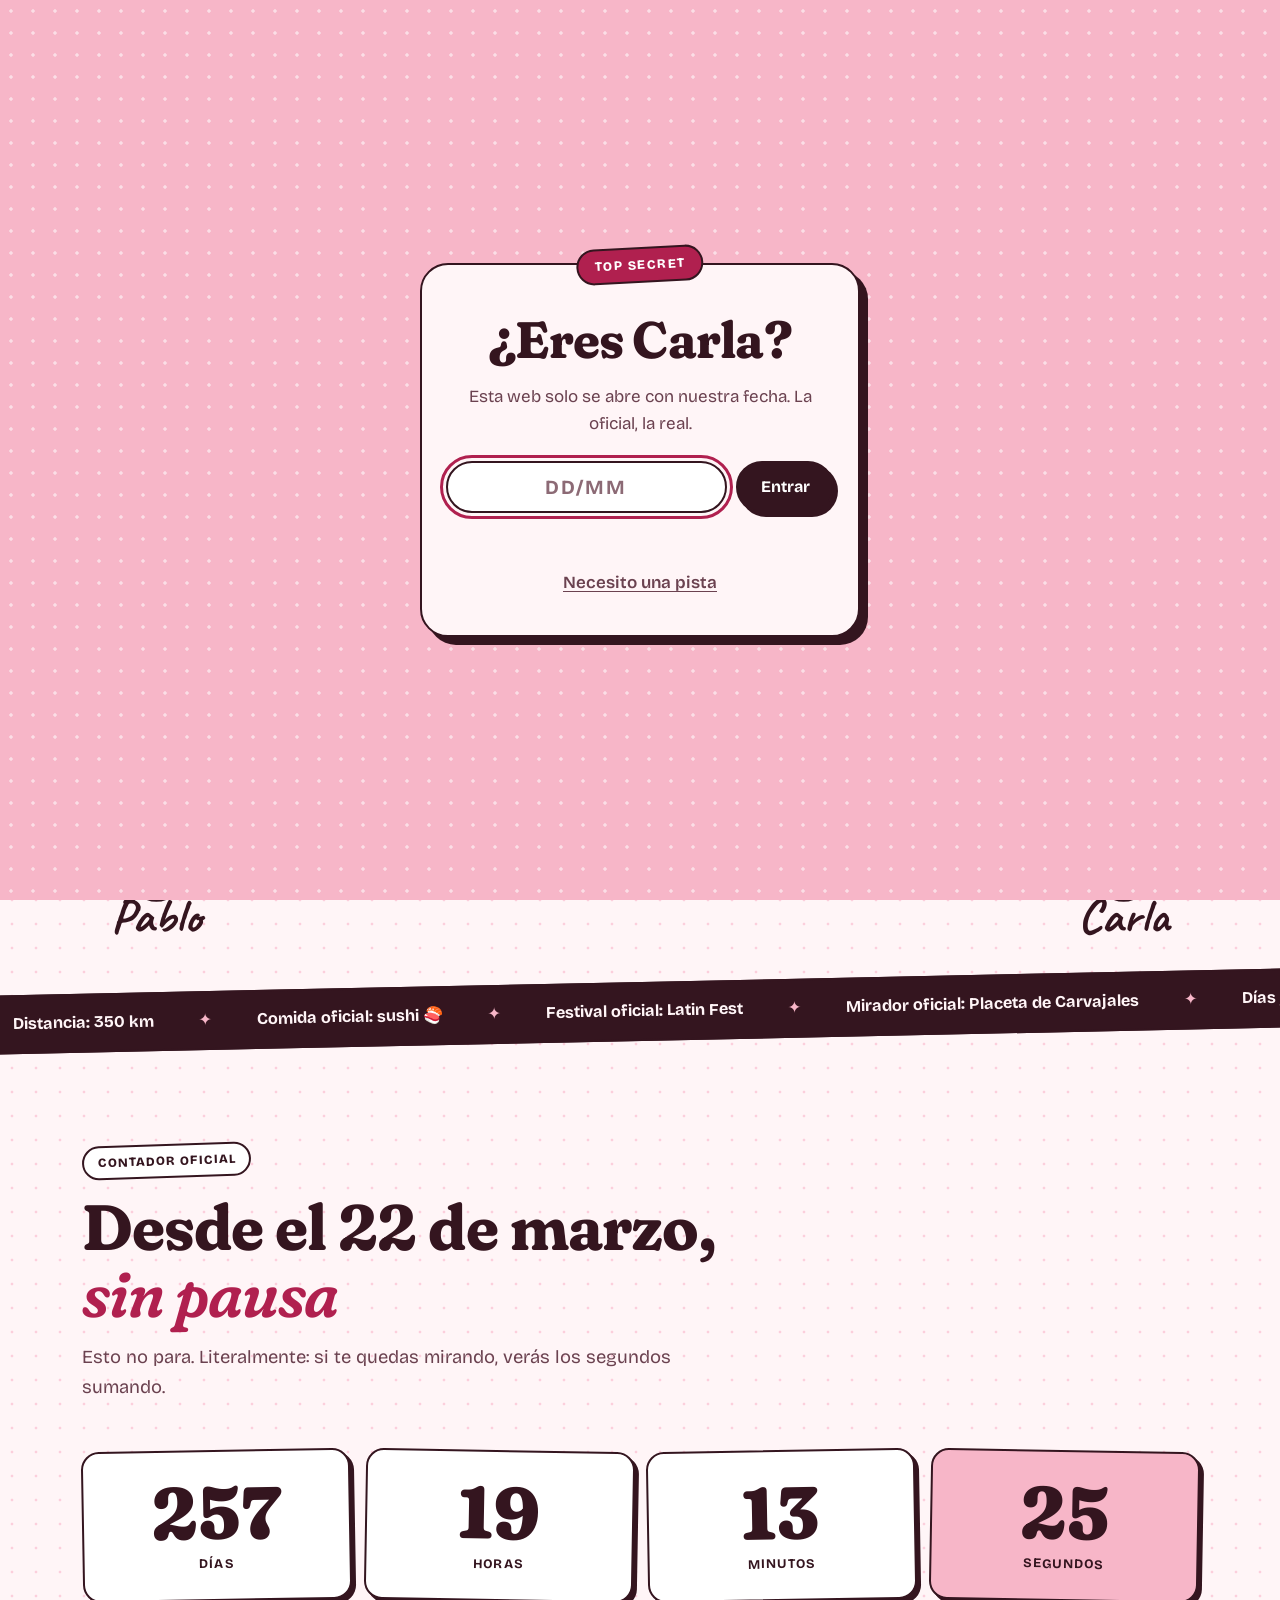
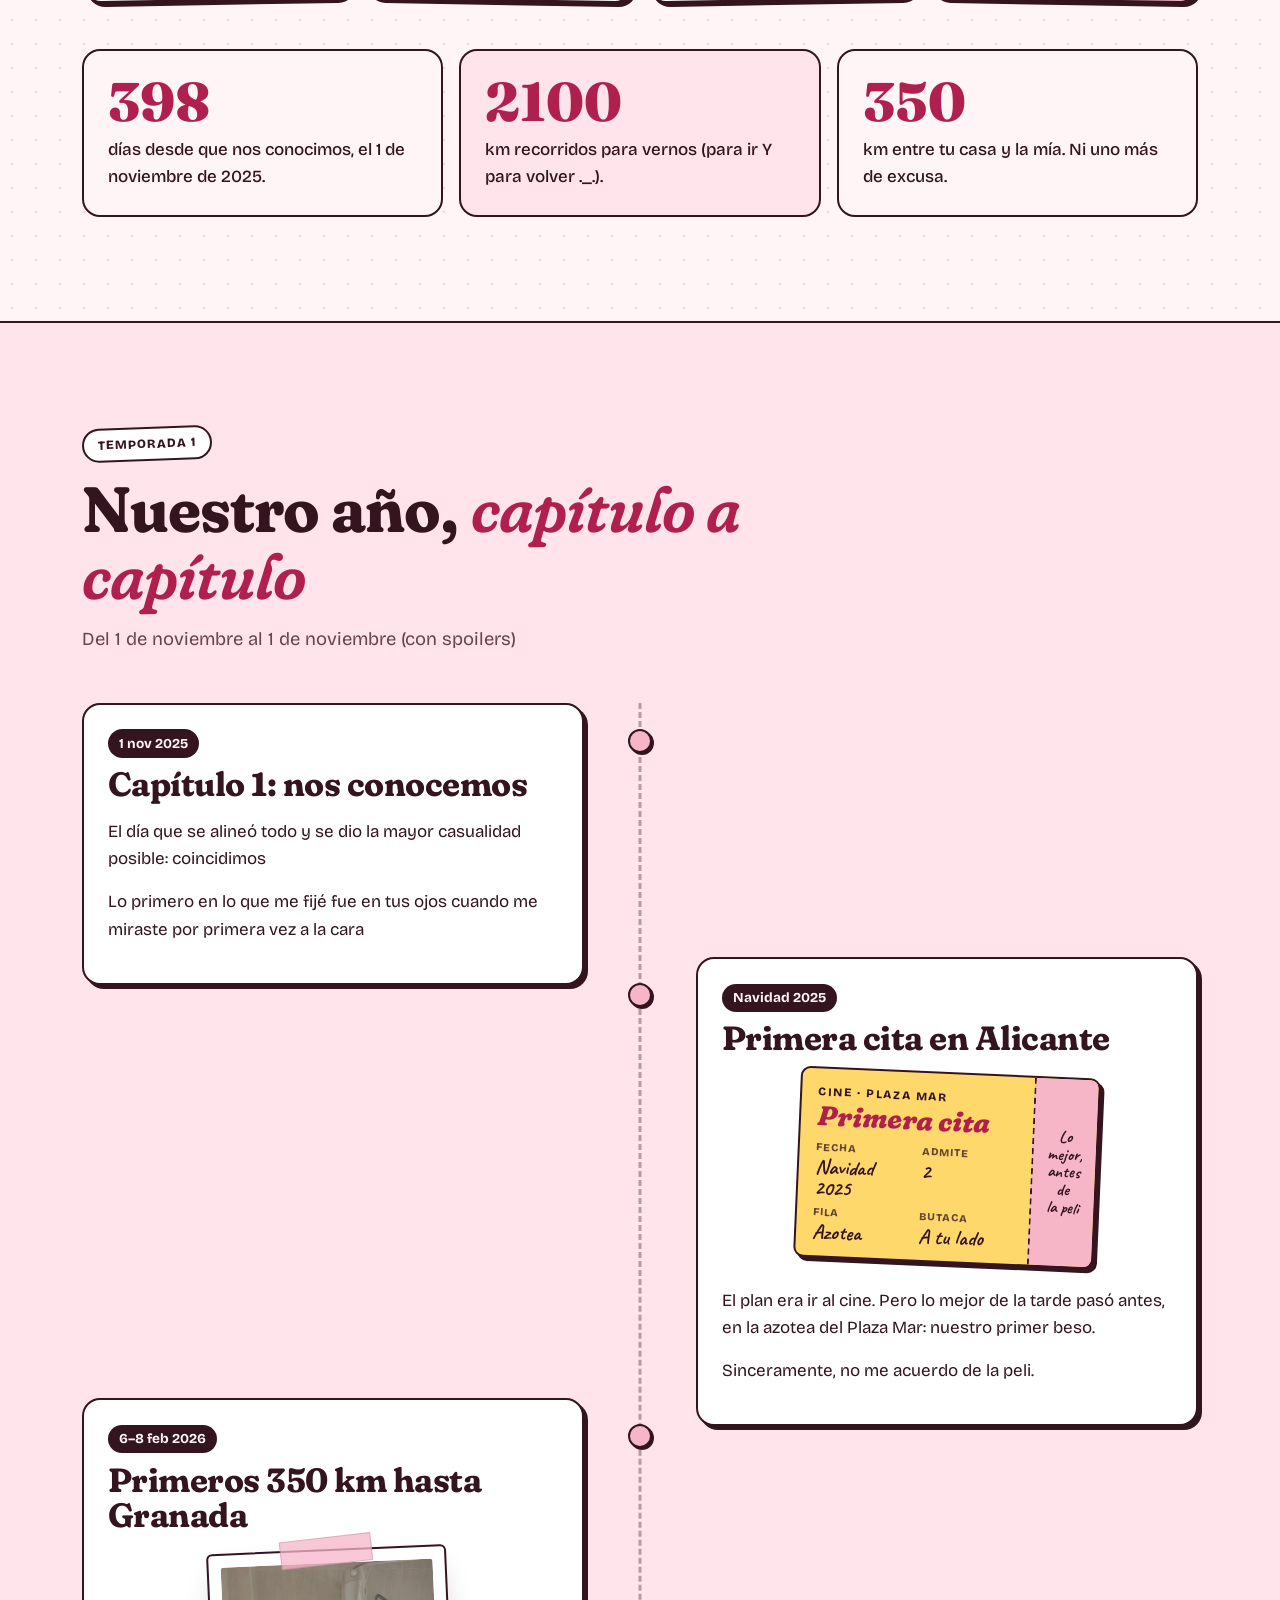
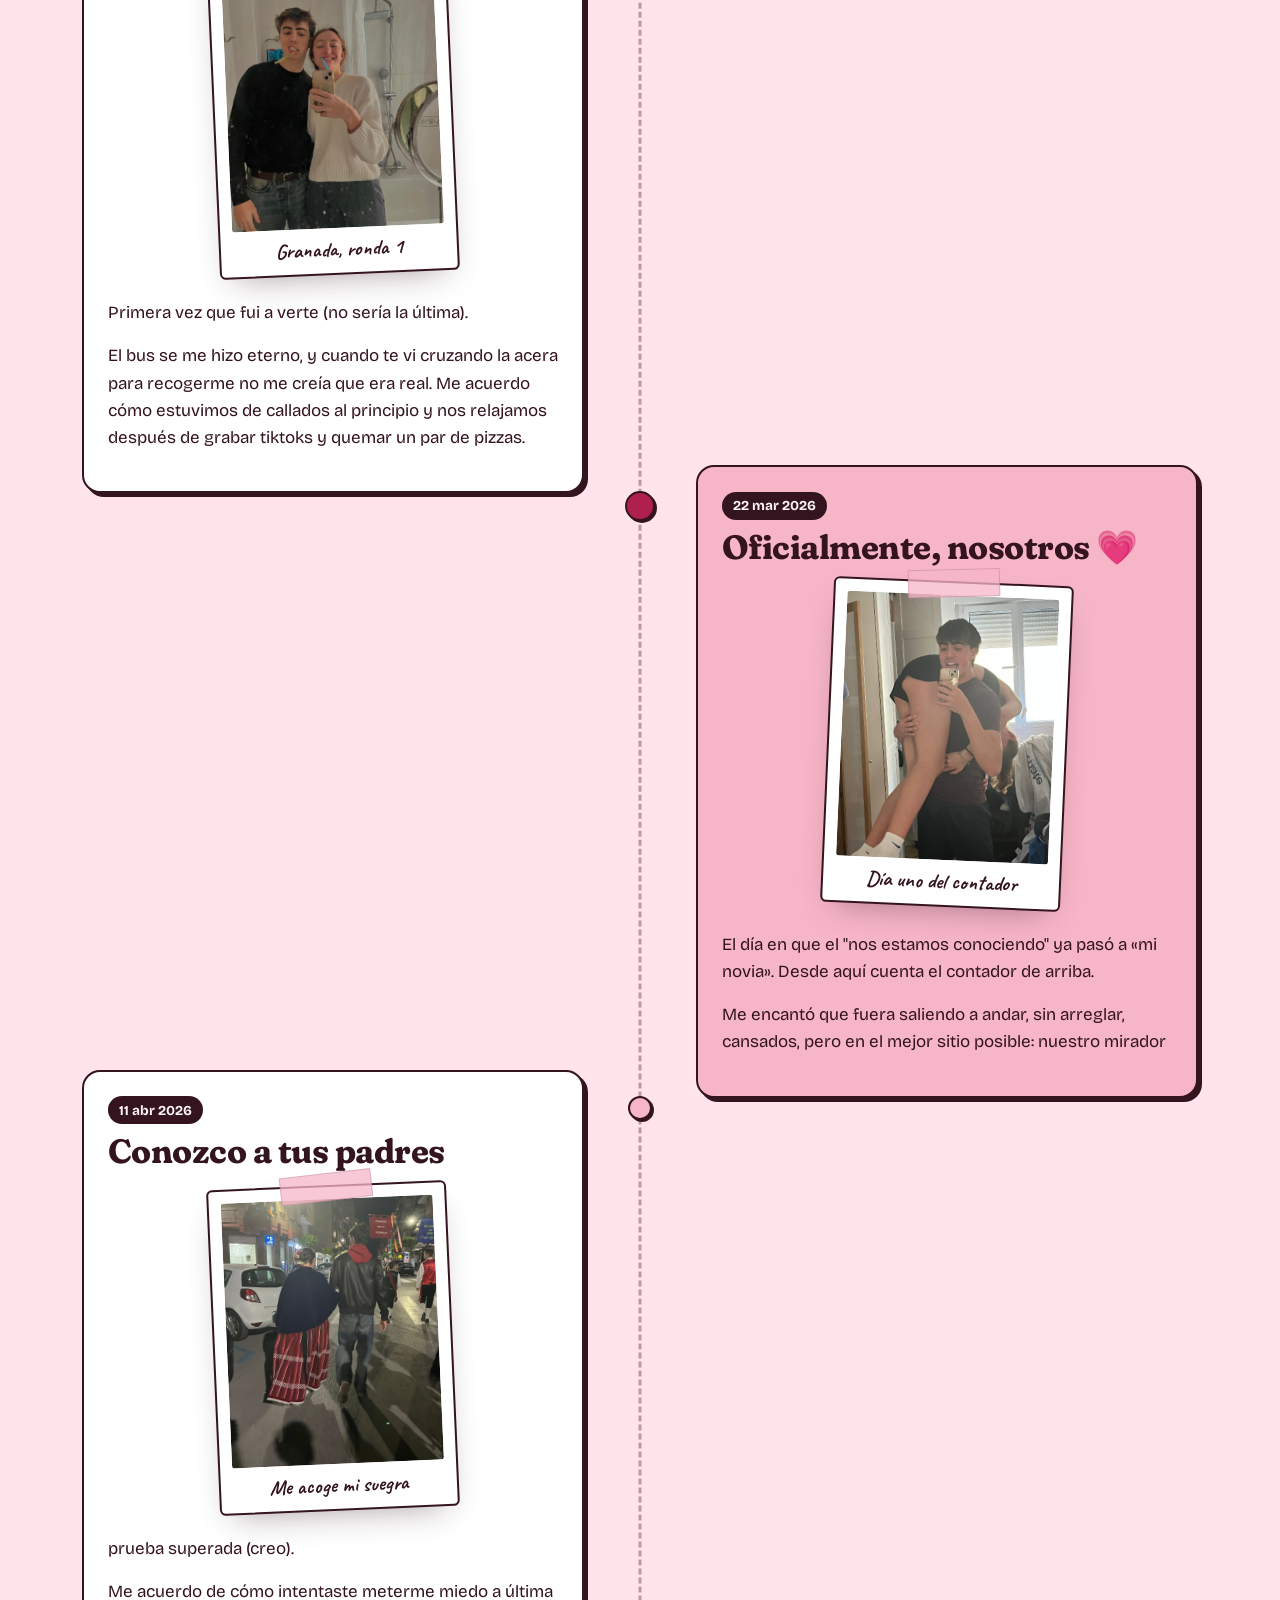
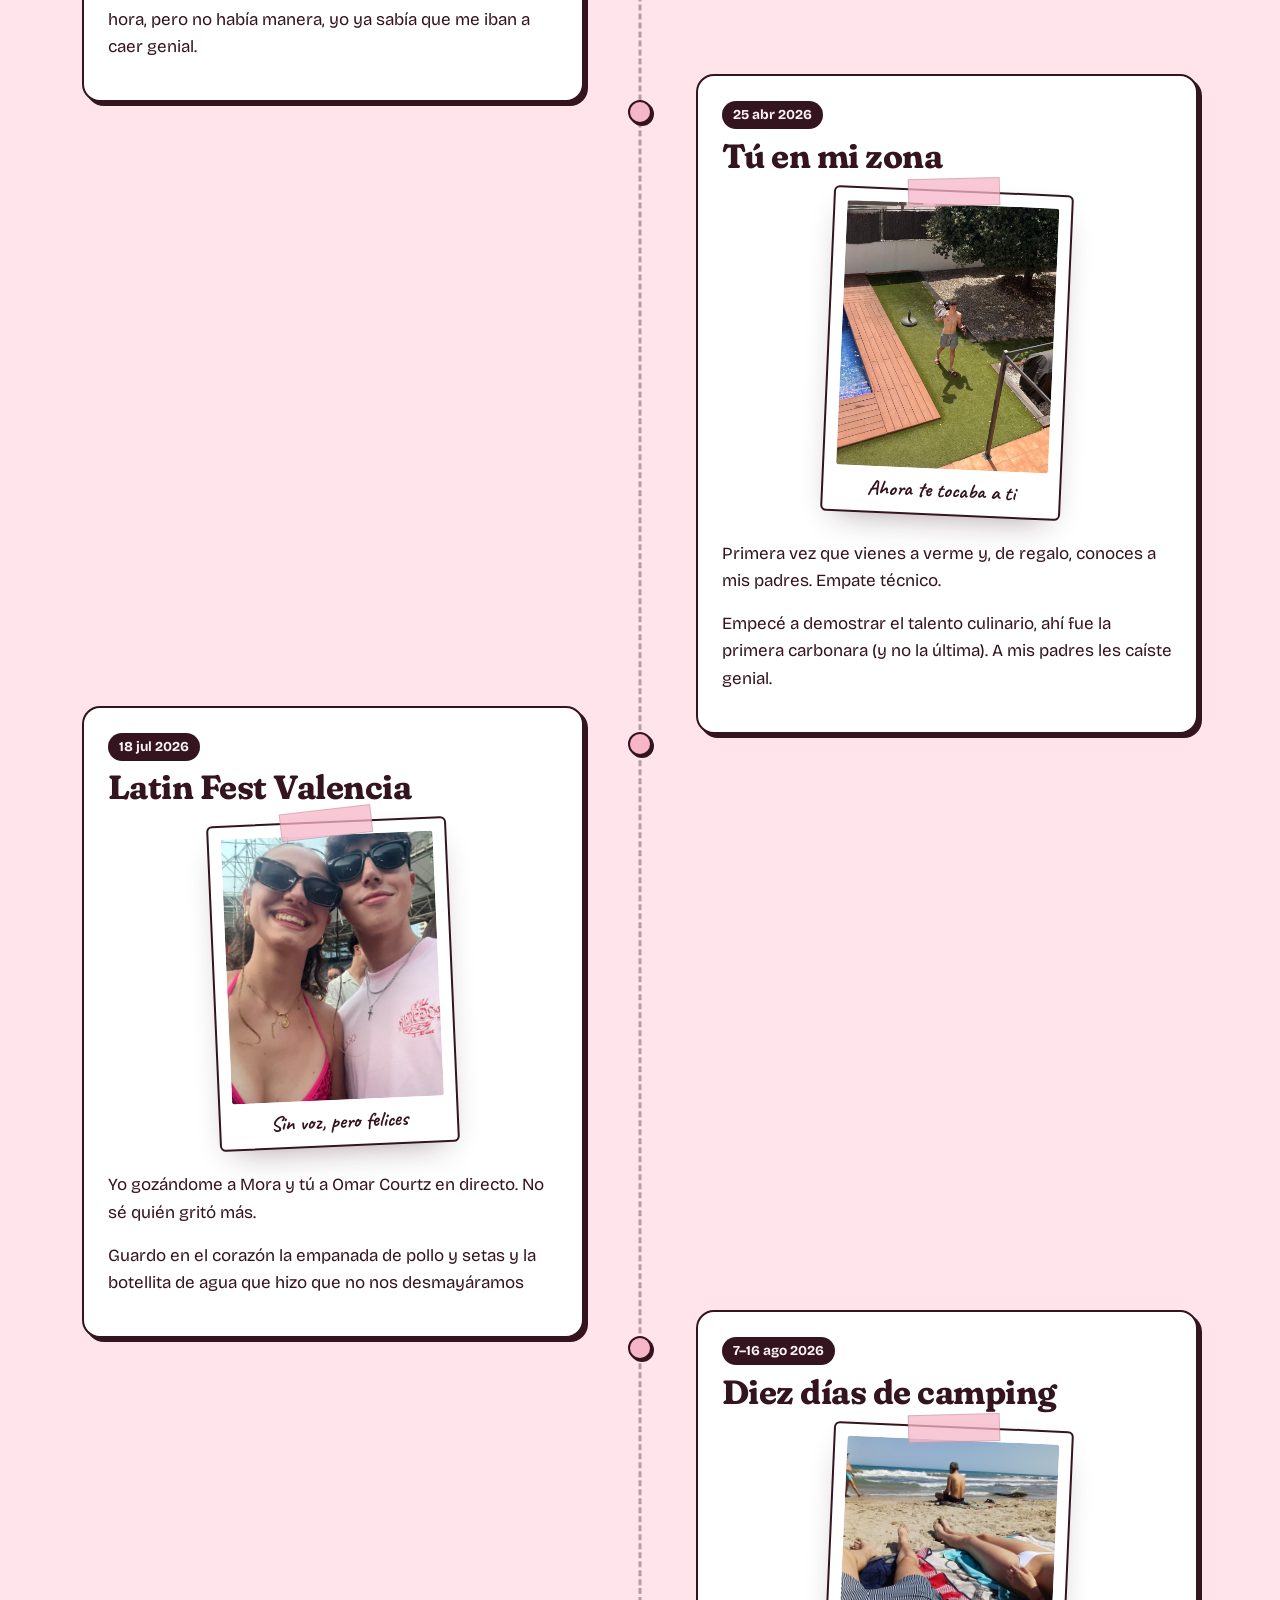
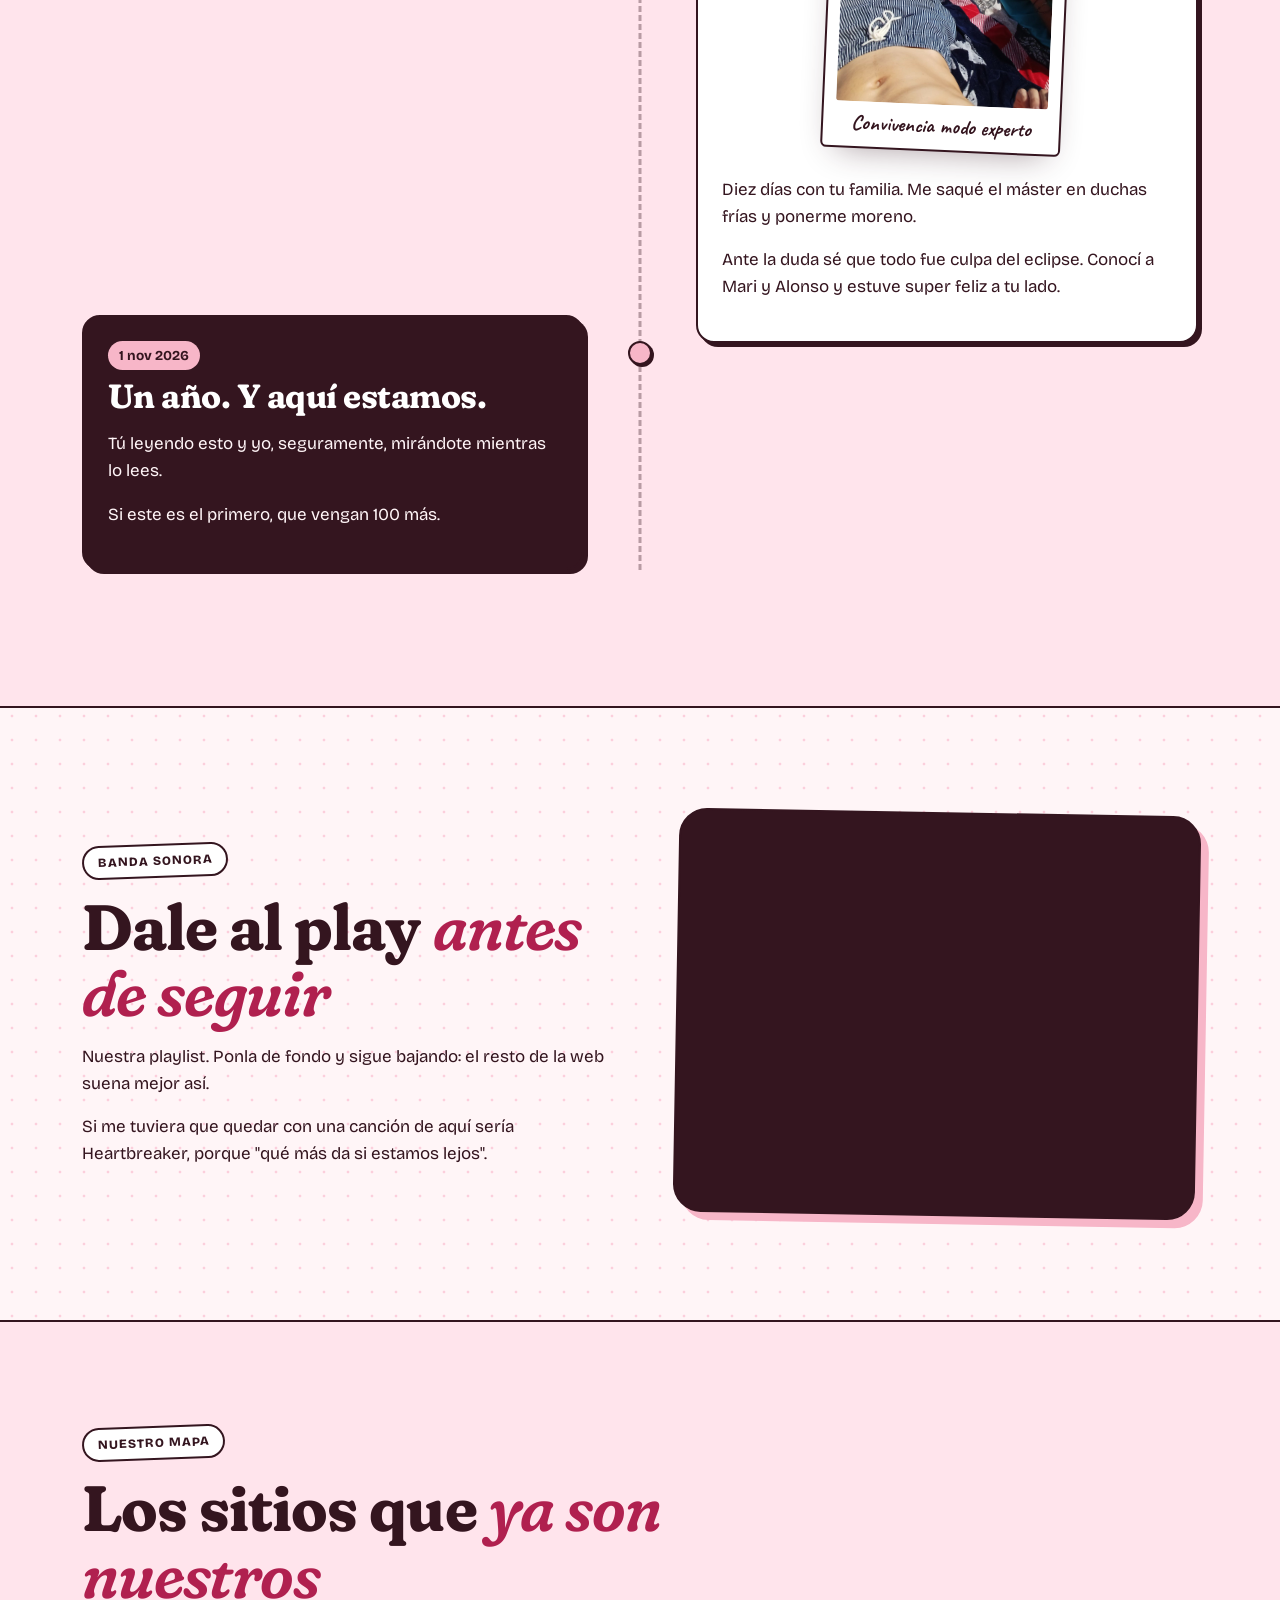
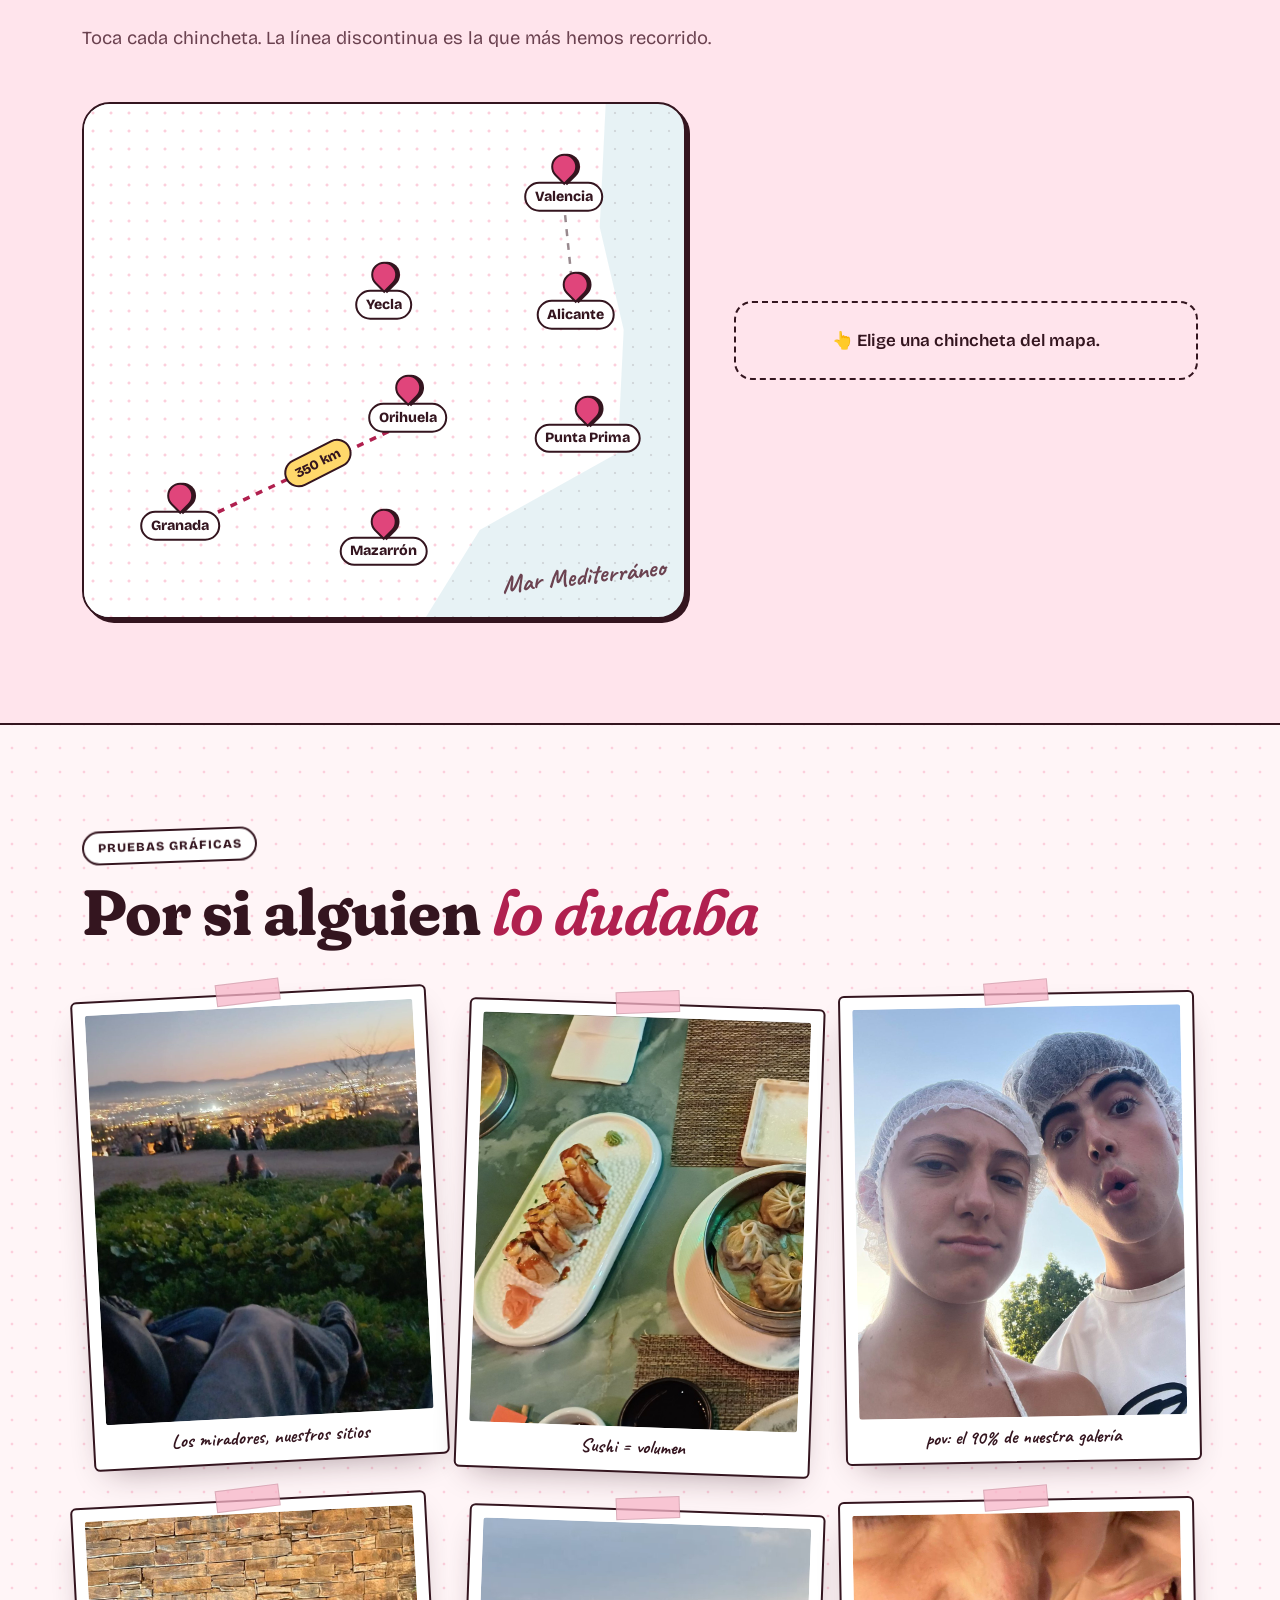
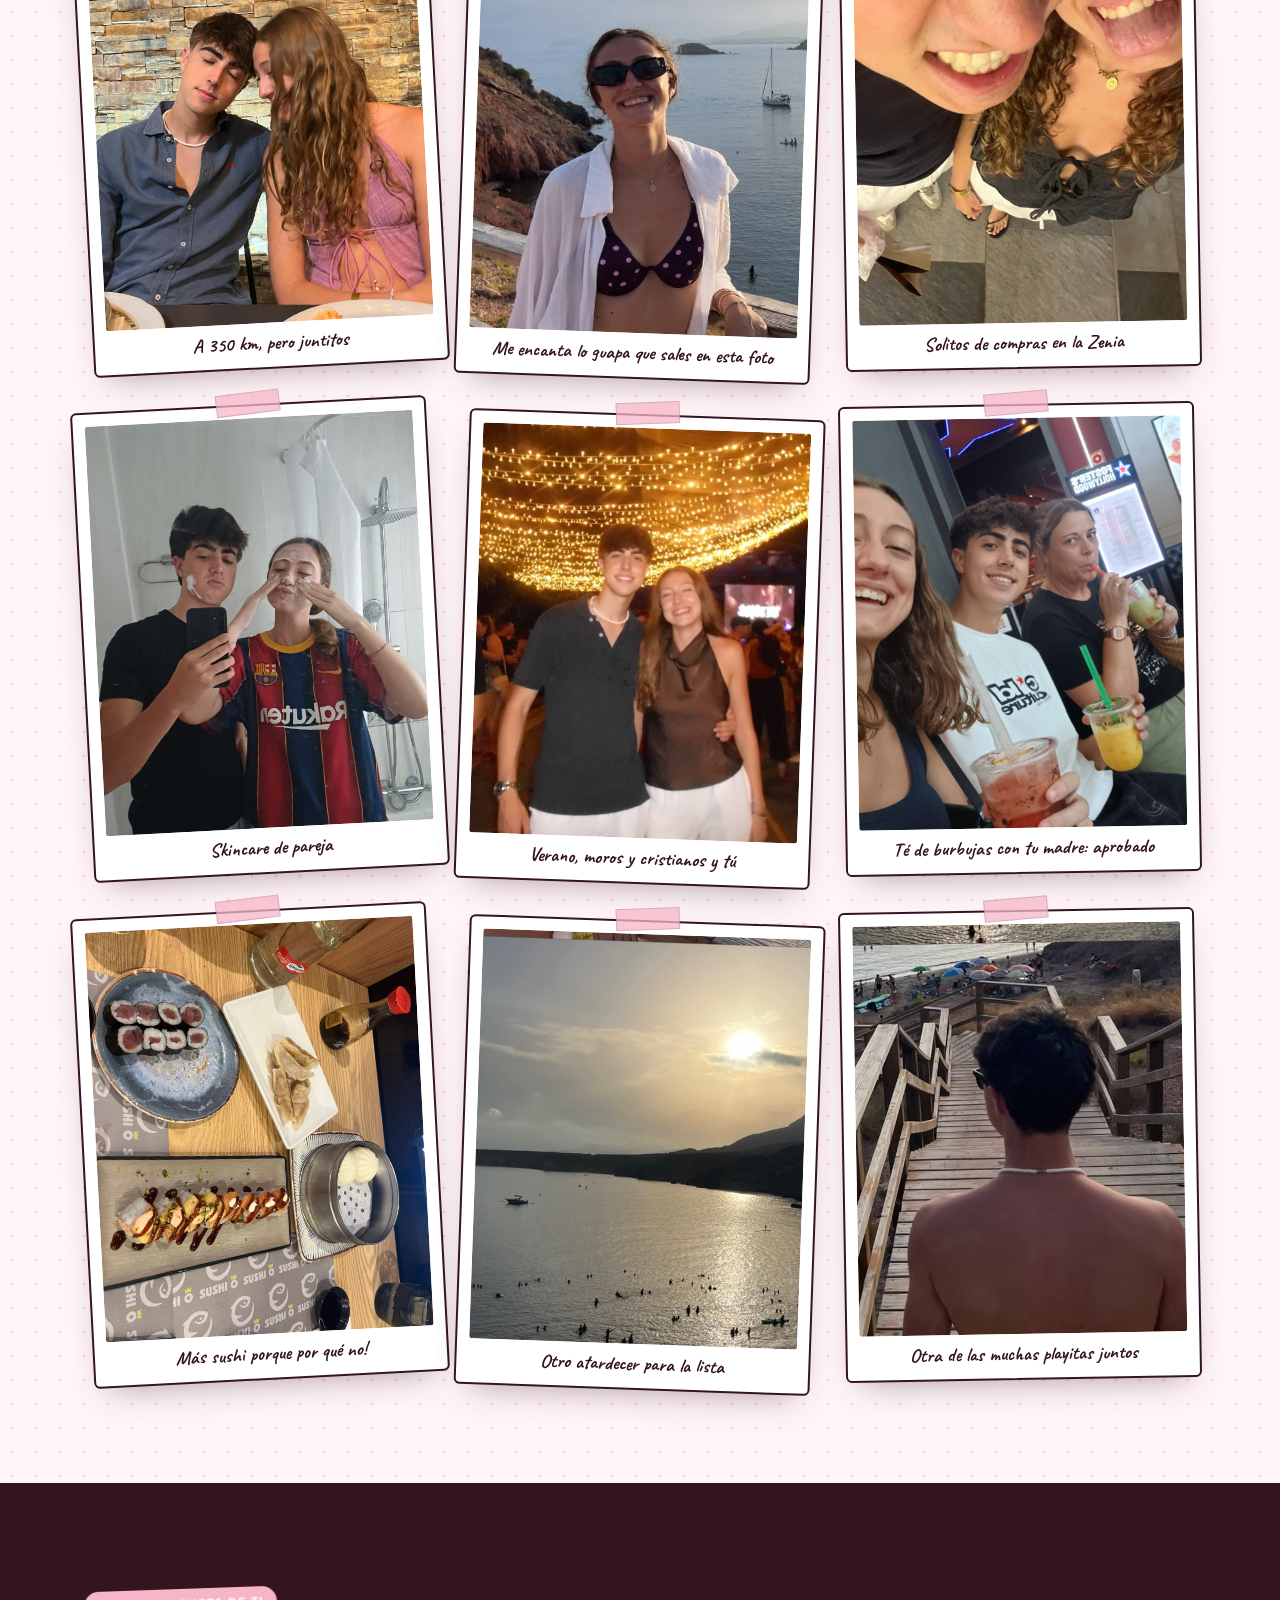
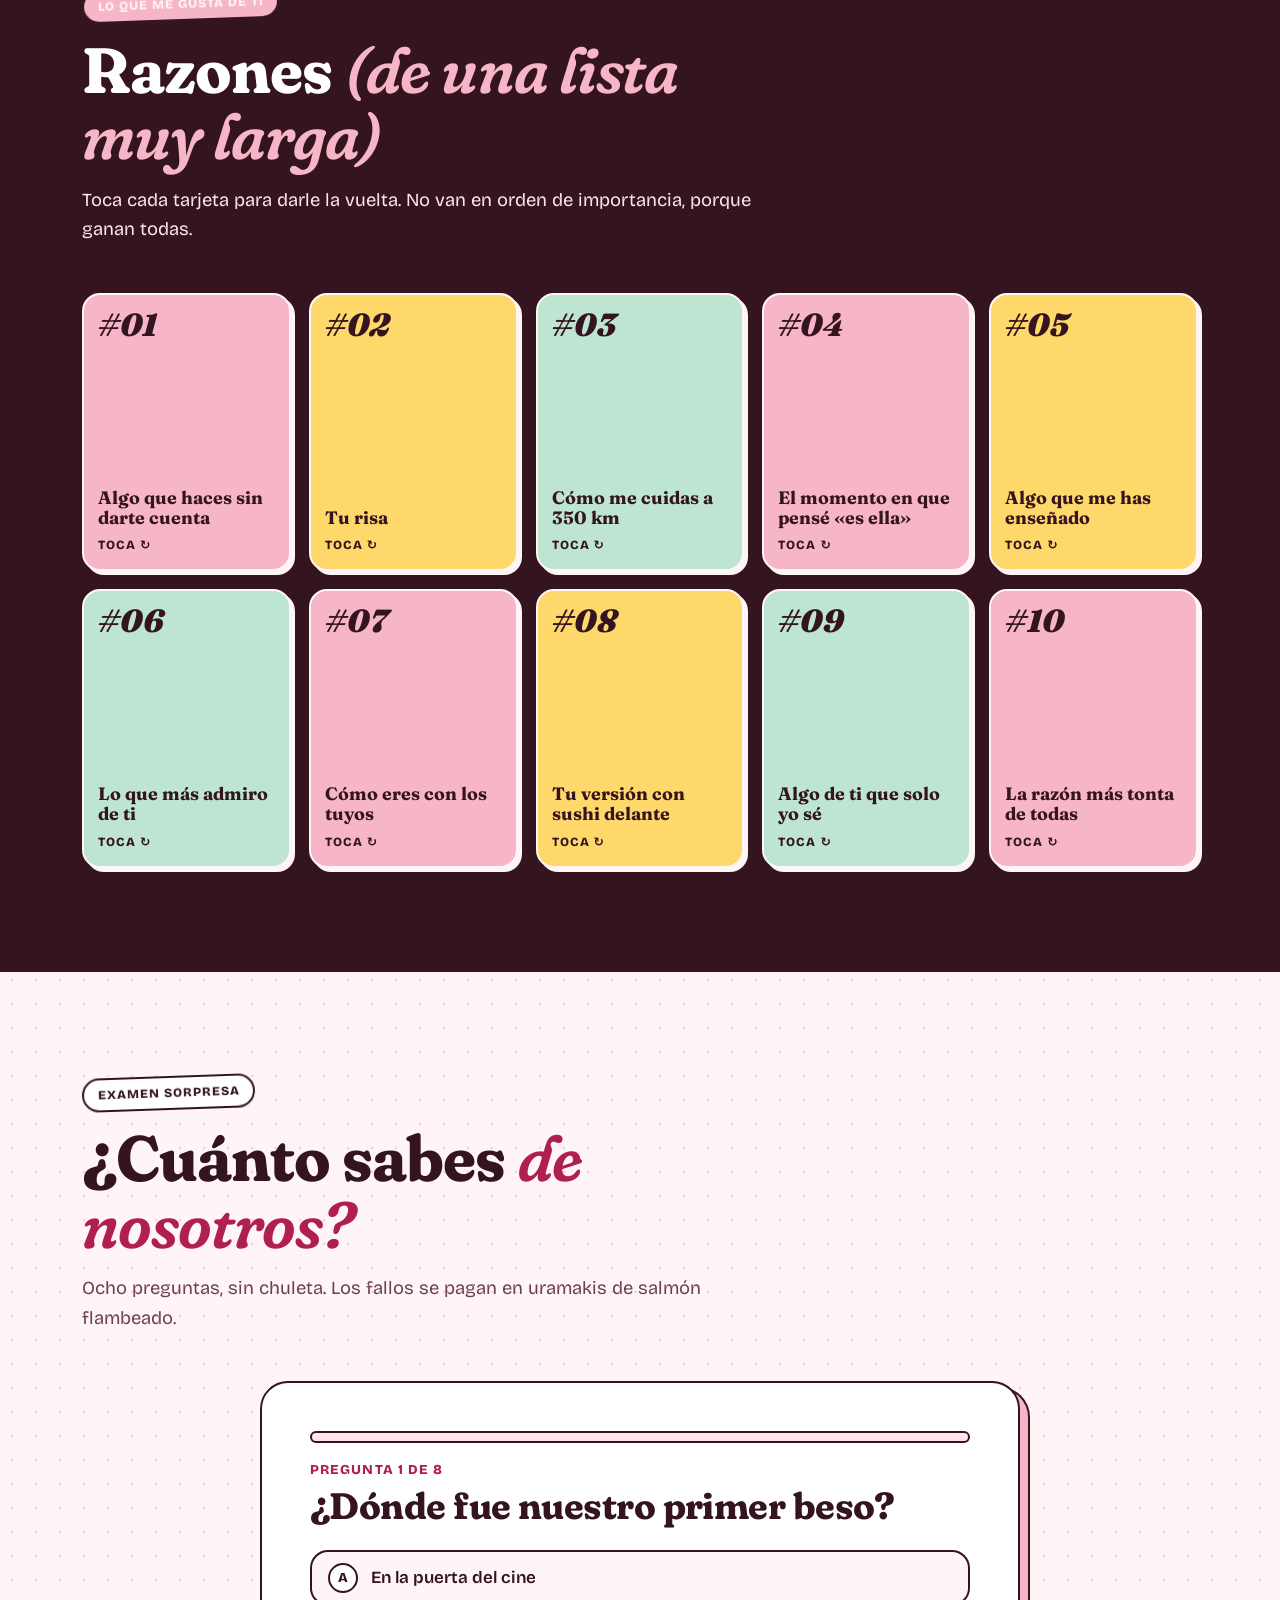
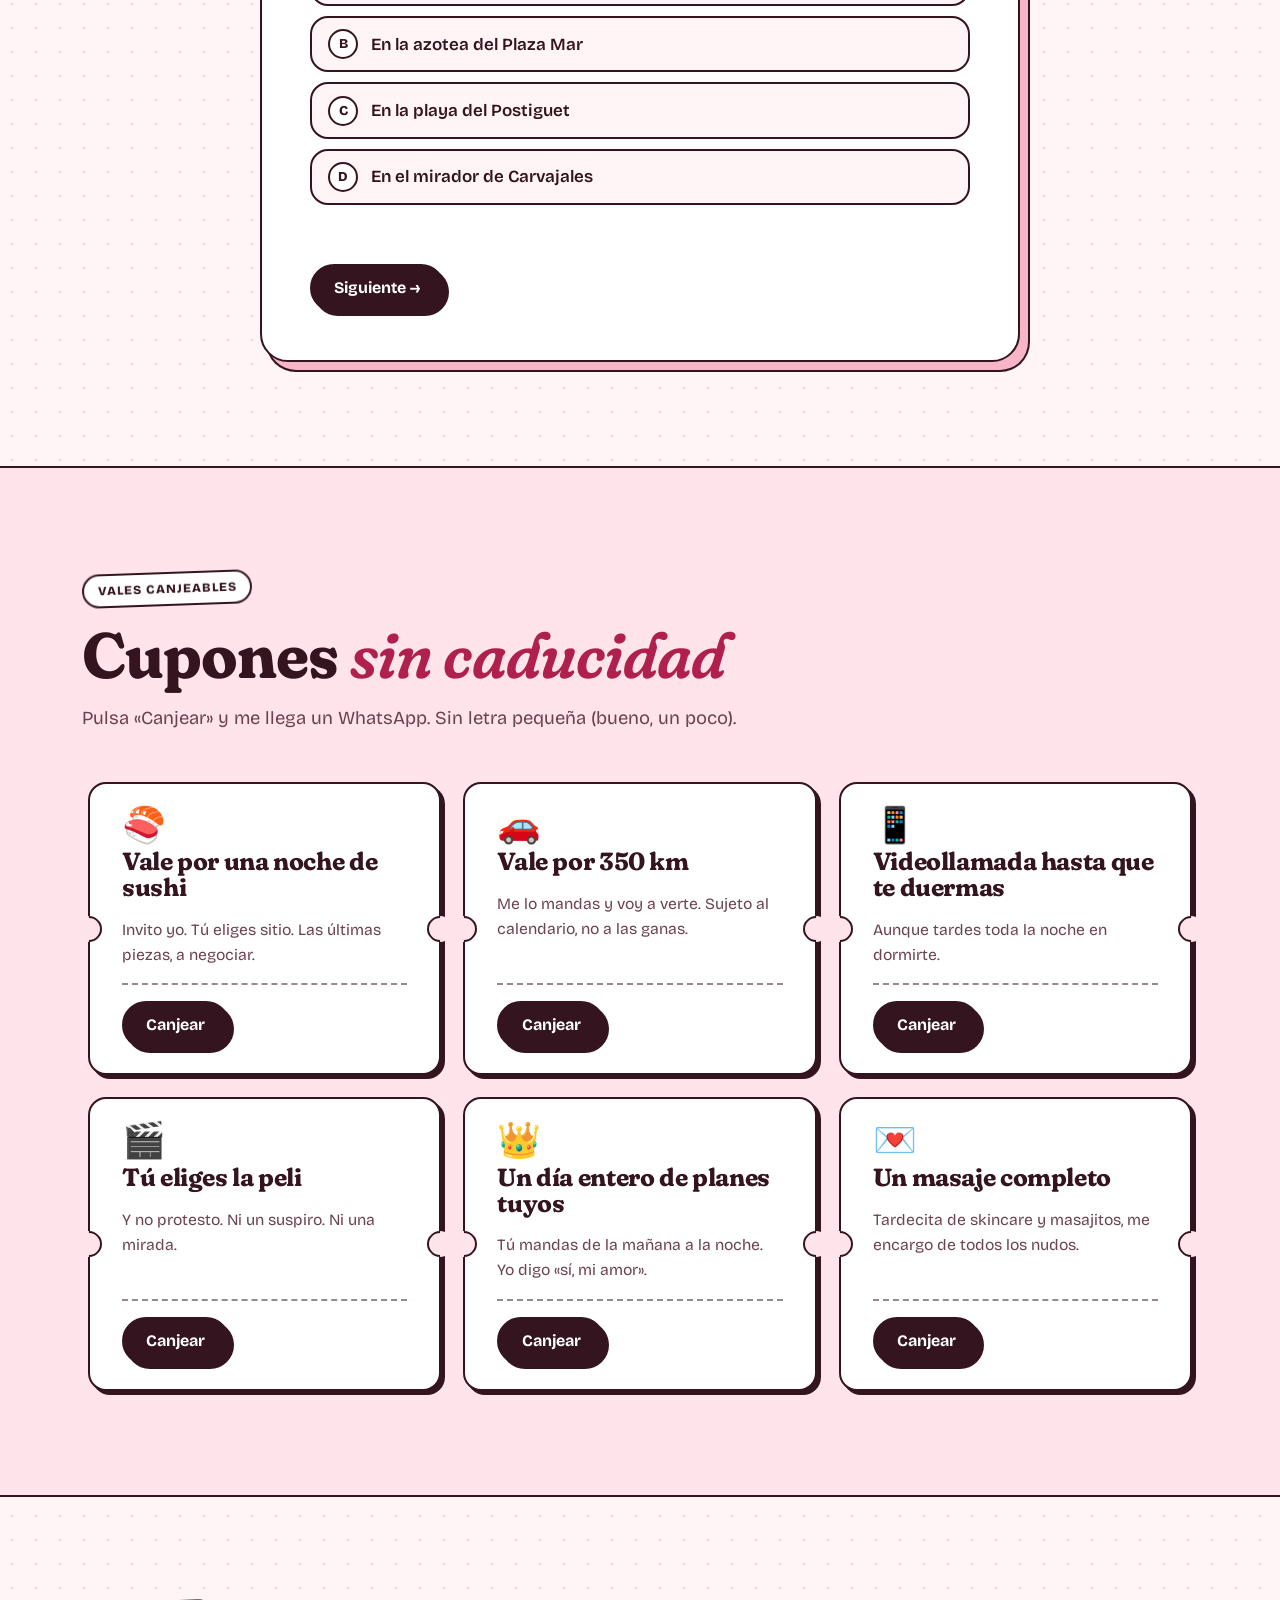
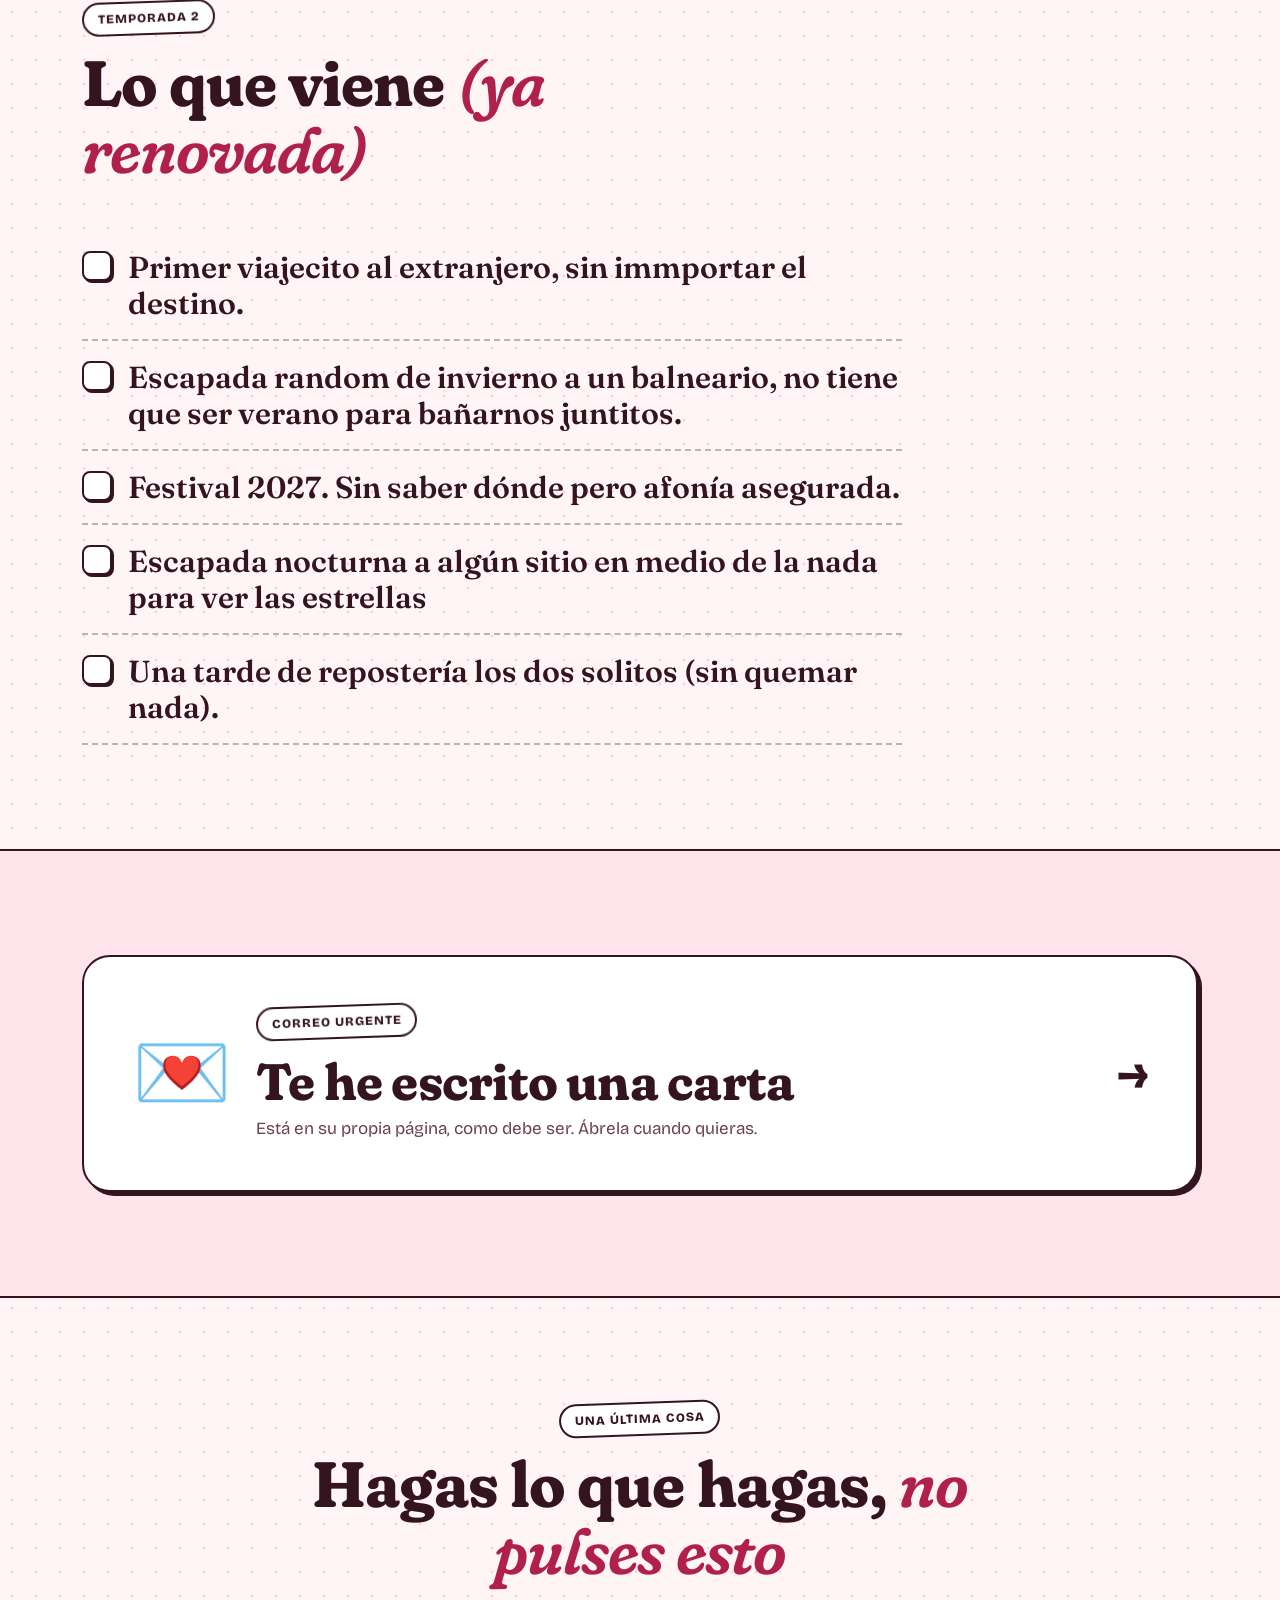
<file: index.html>
<!DOCTYPE html>
<html lang="es">
<head>
  <meta charset="UTF-8">
  <meta name="viewport" content="width=device-width, initial-scale=1">

  <!-- ===== SEO adaptado a una web privada: no queremos que Google la indexe ===== -->
  <title>Un año de Pablo y Carla · 1 de noviembre</title>
  <meta name="description" content="Una web hecha solo para Carla: nuestro primer año, de Orihuela a Granada.">
  <meta name="robots" content="noindex, nofollow">
  <link rel="canonical" href="https://[DOMINIO]/">
  <meta name="theme-color" content="#F7B6C8">

  <!-- Open Graph / Twitter (por si compartes el enlace además del QR) -->
  <meta property="og:type" content="website">
  <meta property="og:locale" content="es_ES">
  <meta property="og:title" content="Un año de Pablo y Carla">
  <meta property="og:description" content="Algo hecho solo para ti. Necesitarás nuestra fecha para entrar.">
  <meta property="og:url" content="https://[DOMINIO]/">
  <meta property="og:image" content="https://[DOMINIO]/fotos/foto-01.jpg">
  <meta name="twitter:card" content="summary_large_image">
  <meta name="twitter:title" content="Un año de Pablo y Carla">
  <meta name="twitter:description" content="Algo hecho solo para ti. Necesitarás nuestra fecha para entrar.">
  <meta name="twitter:image" content="https://[DOMINIO]/fotos/foto-01.jpg">

  <!-- Favicon: corazón en SVG (sin archivo extra). Cámbialo por [FAVICON] si quieres uno propio -->
  <link rel="icon" href="data:image/svg+xml,%3Csvg xmlns='http://www.w3.org/2000/svg' viewBox='0 0 100 100'%3E%3Ctext y='.9em' font-size='90'%3E%F0%9F%92%97%3C/text%3E%3C/svg%3E">

  <!-- Tipografías -->
  <link rel="preconnect" href="https://fonts.googleapis.com">
  <link rel="preconnect" href="https://fonts.gstatic.com" crossorigin>
  <link href="https://fonts.googleapis.com/css2?family=Bricolage+Grotesque:opsz,wght@12..96,400..800&family=Caveat:wght@500;700&family=Fraunces:ital,opsz,wght,SOFT,WONK@0,9..144,400..900,0..100,0..1;1,9..144,400..900,0..100,0..1&display=swap" rel="stylesheet">

  <link rel="stylesheet" href="styles.css">

  <!-- Antes de pintar: marca que hay JS y si ya se desbloqueó en esta sesión (evita parpadeos) -->
  <script>
    document.documentElement.classList.add('js');
    try { if (sessionStorage.getItem('pc-desbloqueado') === '1') document.documentElement.classList.add('desbloqueado'); } catch (e) {}
  </script>
  <noscript><style>.candado{display:none!important}</style></noscript>
  <script src="script.js" defer></script>

  <!-- Datos estructurados mínimos -->
  <script type="application/ld+json">
  {
    "@context": "https://schema.org",
    "@type": "WebPage",
    "name": "Un año de Pablo y Carla",
    "url": "https://[DOMINIO]/",
    "inLanguage": "es-ES",
    "description": "Web privada por nuestro primer año juntos."
  }
  </script>
</head>

<body>
  <a class="saltar" href="#contenido" data-bloqueable>Saltar al contenido</a>

  <!-- =========================================================
       CANDADO DE ENTRADA (contraseña = vuestra fecha)
       ========================================================= -->
  <div class="candado" id="candado" role="dialog" aria-modal="true" aria-labelledby="candado-titulo">
    <div class="candado__caja">
      <p class="candado__sello" aria-hidden="true">Top secret</p>
      <h2 class="candado__titulo" id="candado-titulo">¿Eres Carla?</h2>
      <p class="candado__texto">Esta web solo se abre con nuestra fecha. La oficial, la real.</p>
      <form class="candado__form" id="candado-form" novalidate>
        <label class="sr-only" for="candado-input">Escribe nuestra fecha</label>
        <input class="candado__input" id="candado-input" type="text" inputmode="numeric" autocomplete="off" placeholder="DD/MM" maxlength="10">
        <button class="btn btn--tinta" type="submit">Entrar</button>
      </form>
      <p class="candado__mensaje" id="candado-mensaje" aria-live="polite"></p>
      <button class="candado__pista" id="candado-pista" type="button">Necesito una pista</button>
    </div>
  </div>

  <!-- =========================================================
       CABECERA + NAVEGACIÓN
       ========================================================= -->
  <header class="cabecera" id="cabecera" data-bloqueable>
    <div class="contenedor cabecera__inner">
      <a class="logo" href="index.html" aria-label="Pablo y Carla, inicio">P<span class="logo__amp">&amp;</span>C</a>

      <button class="menu-toggle" id="menu-toggle" type="button" aria-expanded="false" aria-controls="menu" aria-label="Abrir menú">
        <span></span><span></span><span></span>
      </button>

      <nav class="nav" id="menu" aria-label="Principal">
        <ul class="nav__lista">
          <li><a href="index.html#contador">Contador</a></li>
          <li><a href="index.html#historia">Nuestra historia</a></li>
          <li><a href="index.html#lugares">Lugares</a></li>
          <li><a href="index.html#razones">Razones</a></li>
          <li><a href="index.html#quiz">Quiz</a></li>
          <li><a href="index.html#cupones">Cupones</a></li>
          <li><a class="nav__cta" href="carta.html">Tu carta 💌</a></li>
        </ul>
      </nav>
    </div>
  </header>

  <main id="contenido" data-bloqueable>

    <!-- =========================================================
         HERO
         ========================================================= -->
    <section class="hero" id="inicio" aria-labelledby="hero-titulo">
      <div class="contenedor hero__grid">
        <div class="hero__texto">
          <p class="etiqueta">1·11·2025 → 1·11·2026</p>
          <h1 class="hero__titulo" id="hero-titulo">
            Un año de <span class="resalte">Pablo</span>
            <span class="hero__amp" aria-hidden="true">&amp;</span><span class="sr-only">y</span>
            <span class="resalte">Carla</span>
          </h1>
          <p class="hero__sub">Una web hecha solo para ti y sobre lo nuestro: 350 km que nunca han sido excusa.</p>
          <div class="hero__acciones">
            <a class="btn btn--rosa" href="#historia">Empezar por el principio</a>
            <a class="btn btn--blanco" href="carta.html">Abrir tu carta</a>
          </div>
        </div>

        <div class="hero__visual">
          <figure class="polaroid polaroid--hero">
            <div class="foto" data-label="fotos/foto-01.jpg · Vuestra foto favorita juntos">
              <img src="fotos/foto-01.jpg" alt="Pablo y Carla besándose de noche junto al mar, con las luces de la ciudad al fondo" width="800" height="1000" fetchpriority="high">
            </div>
            <figcaption>Nosotros, versión 2026</figcaption>
          </figure>
          <span class="sticker sticker--amarillo" aria-hidden="true">Edición<br>limitada<br><strong>1 unidad</strong></span>
          <span class="sticker sticker--menta" aria-hidden="true">Fan nº1<br>de Carla</span>
        </div>
      </div>

      <!-- Motivo recurrente: la ruta de 350 km con un corazón que va y vuelve -->
      <div class="contenedor">
        <div class="ruta" role="img" aria-label="Una línea discontinua de 350 kilómetros entre Pablo y Carla, con un corazón que va y vuelve">
          <svg class="ruta__svg" viewBox="0 0 600 130" aria-hidden="true">
            <path id="ruta-camino" class="ruta__linea" d="M40 95 C 170 5, 430 5, 560 95" />
            <circle class="ruta__punto" cx="40" cy="95" r="12" />
            <circle class="ruta__punto" cx="560" cy="95" r="12" />
            <text class="ruta__nombre" x="40" y="125" text-anchor="middle">Pablo</text>
            <text class="ruta__nombre" x="560" y="125" text-anchor="middle">Carla</text>
            <text class="ruta__km" x="300" y="70" text-anchor="middle">350 km</text>
            <g class="ruta__corazon">
              <path d="M0 -4 C -3 -10 -12 -9 -12 -2 C -12 4 -4 8 0 12 C 4 8 12 4 12 -2 C 12 -9 3 -10 0 -4 Z" />
              <animateMotion dur="7s" repeatCount="indefinite" keyPoints="0;1;0" keyTimes="0;0.5;1" calcMode="linear">
                <mpath href="#ruta-camino" />
              </animateMotion>
            </g>
          </svg>
        </div>
      </div>
    </section>

    <!-- Cinta de "datos oficiales" -->
    <div class="cinta" aria-label="Datos oficiales de la pareja">
      <div class="cinta__pista">
        <p class="cinta__grupo">
          <span>Distancia: 350 km</span><span>Comida oficial: sushi 🍣</span><span>Festival oficial: Latin Fest</span><span>Mirador oficial: Placeta de Carvajales</span><span>Días juntos: <b data-dias>—</b></span><span>Nivel de cariño: no cabe en esta web</span>
        </p>
        <p class="cinta__grupo" aria-hidden="true">
          <span>Distancia: 350 km</span><span>Comida oficial: sushi 🍣</span><span>Festival oficial: Latin Fest</span><span>Mirador oficial: Placeta de Carvajales</span><span>Días juntos: <b data-dias>—</b></span><span>Nivel de cariño: no cabe en esta web</span>
        </p>
      </div>
    </div>

    <!-- =========================================================
         CONTADOR
         ========================================================= -->
    <section class="seccion" id="contador" aria-labelledby="contador-titulo">
      <div class="contenedor">
        <header class="seccion__cabecera" data-reveal>
          <p class="etiqueta">Contador oficial</p>
          <h2 class="seccion__titulo" id="contador-titulo">Desde el 22 de marzo, <em>sin pausa</em></h2>
          <p class="seccion__intro">Esto no para. Literalmente: si te quedas mirando, verás los segundos sumando.</p>
        </header>

        <div class="reloj" id="reloj" data-reveal>
          <div class="reloj__caja"><span class="reloj__num" data-unidad="dias">0</span><span class="reloj__etq">días</span></div>
          <div class="reloj__caja"><span class="reloj__num" data-unidad="horas">0</span><span class="reloj__etq">horas</span></div>
          <div class="reloj__caja"><span class="reloj__num" data-unidad="minutos">0</span><span class="reloj__etq">minutos</span></div>
          <div class="reloj__caja reloj__caja--latido"><span class="reloj__num" data-unidad="segundos">0</span><span class="reloj__etq">segundos</span></div>
        </div>

        <div class="datos">
          <article class="dato" data-reveal>
            <p class="dato__num" data-desde-conocernos>0</p>
            <p class="dato__texto">días desde que nos conocimos, el 1 de noviembre de 2025.</p>
          </article>
          <article class="dato dato--rosa" data-reveal>
            <p class="dato__num" data-km>5700</p>
            <p class="dato__texto">km recorridos para vernos (para ir Y para volver ._.).</p>
          </article>
          <article class="dato" data-reveal>
            <p class="dato__num">350</p>
            <p class="dato__texto">km entre tu casa y la mía. Ni uno más de excusa.</p>
          </article>
        </div>
      </div>
    </section>

    <!-- =========================================================
         HISTORIA (línea temporal)
         ========================================================= -->
    <section class="seccion seccion--rosa" id="historia" aria-labelledby="historia-titulo">
      <div class="contenedor">
        <header class="seccion__cabecera" data-reveal>
          <p class="etiqueta">Temporada 1</p>
          <h2 class="seccion__titulo" id="historia-titulo">Nuestro año, <em>capítulo a capítulo</em></h2>
          <p class="seccion__intro">Del 1 de noviembre al 1 de noviembre (con spoilers)</p>
        </header>

        <ol class="linea">
          <!-- 1 nov 2025 -->
          <li class="hito" data-reveal>
            <article class="hito__tarjeta">
              <p class="hito__fecha"><time datetime="2025-11-01">1 nov 2025</time></p>
              <h3 class="hito__titulo">Capítulo 1: nos conocemos</h3>
              <p>El día que se alineó todo y se dio la mayor casualidad posible: coincidimos</p>
              <p>Lo primero en lo que me fijé fue en tus ojos cuando me miraste por primera vez a la cara</p>
            </article>
          </li>

          <!-- Navidad: primera cita -->
          <li class="hito" data-reveal>
            <article class="hito__tarjeta">
              <p class="hito__fecha">Navidad 2025</p>
              <h3 class="hito__titulo">Primera cita en Alicante</h3>
              <!-- Sin foto de ese día: una entrada de cine (de la peli que casi no vimos) -->
              <div class="entrada" role="img" aria-label="Entrada de cine de broma: Plaza Mar, Alicante, Navidad 2025, admite 2, fila azotea, butaca a tu lado">
                <div class="entrada__cuerpo">
                  <p class="entrada__cine">Cine · Plaza Mar</p>
                  <p class="entrada__peli">Primera cita</p>
                  <dl class="entrada__datos">
                    <div><dt>Fecha</dt><dd>Navidad 2025</dd></div>
                    <div><dt>Admite</dt><dd>2</dd></div>
                    <div><dt>Fila</dt><dd>Azotea</dd></div>
                    <div><dt>Butaca</dt><dd>A tu lado</dd></div>
                  </dl>
                </div>
                <div class="entrada__matriz">
                  <span>Lo mejor,</span>
                  <span>antes de</span>
                  <span>la peli</span>
                </div>
              </div>
              <p>El plan era ir al cine. Pero lo mejor de la tarde pasó antes, en la azotea del Plaza Mar: nuestro primer beso.</p>
              <p>Sinceramente, no me acuerdo de la peli.</p>
            </article>
          </li>

          <!-- 6-8 feb -->
          <li class="hito" data-reveal>
            <article class="hito__tarjeta">
              <p class="hito__fecha"><time datetime="2026-02-06">6–8 feb 2026</time></p>
              <h3 class="hito__titulo">Primeros 350 km hasta Granada</h3>
              <figure class="polaroid polaroid--mini">
                <div class="foto" data-label="fotos/foto-03.jpg · Primera vez en Granada">
                  <img src="fotos/foto-03.jpg" alt="Pablo y Carla con el cepillo de dientes en la boca, haciéndose una foto en el espejo del baño" width="600" height="750" loading="lazy">
                </div>
                <figcaption>Granada, ronda 1</figcaption>
              </figure>
              <p>Primera vez que fui a verte (no sería la última).</p>
              <p>El bus se me hizo eterno, y cuando te vi cruzando la acera para recogerme no me creía que era real. Me acuerdo cómo estuvimos de callados al principio y nos relajamos después de grabar tiktoks y quemar un par de pizzas.</p>
            </article>
          </li>

          <!-- 22 mar: oficial -->
          <li class="hito hito--destacado" data-reveal>
            <article class="hito__tarjeta">
              <p class="hito__fecha"><time datetime="2026-03-22">22 mar 2026</time></p>
              <h3 class="hito__titulo">Oficialmente, nosotros 💗</h3>
              <figure class="polaroid polaroid--mini">
                <div class="foto" data-label="fotos/foto-04.jpg · Foto de esos días">
                  <img src="fotos/foto-04.jpg" alt="Pablo llevando a Carla al hombro mientras se hace una foto en el espejo" width="600" height="750" loading="lazy">
                </div>
                <figcaption>Día uno del contador</figcaption>
              </figure>
              <p>El día en que el "nos estamos conociendo" ya pasó a «mi novia». Desde aquí cuenta el contador de arriba.</p>
              <p>Me encantó que fuera saliendo a andar, sin arreglar, cansados, pero en el mejor sitio posible: nuestro mirador</p>
            </article>
          </li>

          <!-- 11 abr -->
          <li class="hito" data-reveal>
            <article class="hito__tarjeta">
              <p class="hito__fecha"><time datetime="2026-04-11">11 abr 2026</time></p>
              <h3 class="hito__titulo">Conozco a tus padres</h3>
              <figure class="polaroid polaroid--mini">
                <div class="foto" data-label="fotos/foto-14.jpg · Con su madre">
                  <img src="fotos/foto-14.jpg" alt="Pablo paseando de noche por unas fiestas junto a la madre de Carla, vestida con traje tradicional" width="600" height="750" loading="lazy">
                </div>
                <figcaption>Me acoge mi suegra</figcaption>
              </figure>
              <p>prueba superada (creo).</p>
              <p>Me acuerdo de cómo intentaste meterme miedo a última hora, pero no había manera, yo ya sabía que me iban a caer genial.</p>
            </article>
          </li>

          <!-- 25 abr -->
          <li class="hito" data-reveal>
            <article class="hito__tarjeta">
              <p class="hito__fecha"><time datetime="2026-04-25">25 abr 2026</time></p>
              <h3 class="hito__titulo">Tú en mi zona</h3>
              <figure class="polaroid polaroid--mini">
                <div class="foto" data-label="fotos/foto-05.jpg · Orihuela">
                  <img src="fotos/foto-05.jpg" alt="Pablo en bañador junto a la piscina en Orihuela, visto desde arriba" width="600" height="750" loading="lazy">
                </div>
                <figcaption>Ahora te tocaba a ti</figcaption>
              </figure>
              <p>Primera vez que vienes a verme y, de regalo, conoces a mis padres. Empate técnico.</p>
              <p>Empecé a demostrar el talento culinario, ahí fue la primera carbonara (y no la última). A mis padres les caíste genial.</p>
            </article>
          </li>

          <!-- 18 jul -->
          <li class="hito" data-reveal>
            <article class="hito__tarjeta">
              <p class="hito__fecha"><time datetime="2026-07-18">18 jul 2026</time></p>
              <h3 class="hito__titulo">Latin Fest Valencia</h3>
              <figure class="polaroid polaroid--mini">
                <div class="foto" data-label="fotos/foto-06.jpg · Latin Fest">
                  <img src="fotos/foto-06.jpg" alt="Selfie de Pablo y Carla con gafas de sol en el Latin Fest de Valencia" width="600" height="750" loading="lazy">
                </div>
                <figcaption>Sin voz, pero felices</figcaption>
              </figure>
              <p>Yo gozándome a Mora y tú a Omar Courtz en directo. No sé quién gritó más.</p>
              <p>Guardo en el corazón la empanada de pollo y setas y la botellita de agua que hizo que no nos desmayáramos</p>
            </article>
          </li>

          <!-- 7-16 ago -->
          <li class="hito" data-reveal>
            <article class="hito__tarjeta">
              <p class="hito__fecha"><time datetime="2026-08-07">7–16 ago 2026</time></p>
              <h3 class="hito__titulo">Diez días de camping</h3>
              <figure class="polaroid polaroid--mini">
                <div class="foto" data-label="fotos/foto-07.jpg · Camping">
                  <img src="fotos/foto-07.jpg" alt="Pablo y Carla tumbados en las toallas en la playa, con el mar delante" width="600" height="750" loading="lazy">
                </div>
                <figcaption>Convivencia modo experto</figcaption>
              </figure>
              <p>Diez días con tu familia. Me saqué el máster en duchas frías y ponerme moreno.</p>
              <p>Ante la duda sé que todo fue culpa del eclipse. Conocí a Mari y Alonso y estuve super feliz a tu lado.</p>
            </article>
          </li>

          <!-- 1 nov 2026 -->
          <li class="hito hito--final" data-reveal>
            <article class="hito__tarjeta">
              <p class="hito__fecha"><time datetime="2026-11-01">1 nov 2026</time></p>
              <h3 class="hito__titulo">Un año. Y aquí estamos.</h3>
              <p>Tú leyendo esto y yo, seguramente, mirándote mientras lo lees.</p>
              <p>Si este es el primero, que vengan 100 más.</p>
            </article>
          </li>
        </ol>
      </div>
    </section>

    <!-- =========================================================
         PLAYLIST
         ========================================================= -->
    <section class="seccion" id="playlist" aria-labelledby="playlist-titulo">
      <div class="contenedor playlist">
        <div class="playlist__texto" data-reveal>
          <p class="etiqueta">Banda sonora</p>
          <h2 class="seccion__titulo" id="playlist-titulo">Dale al play <em>antes de seguir</em></h2>
          <p>Nuestra playlist. Ponla de fondo y sigue bajando: el resto de la web suena mejor así.</p>
          <p>Si me tuviera que quedar con una canción de aquí sería Heartbreaker, porque "qué más da si estamos lejos".</p>
        </div>
        <div class="playlist__reproductor" data-reveal>
          <iframe title="Nuestra playlist en Spotify" src="https://open.spotify.com/embed/playlist/07cnM5FZ2UH0uqofdTqoO6?utm_source=generator" width="100%" height="380" allow="autoplay; clipboard-write; encrypted-media; fullscreen; picture-in-picture" loading="lazy"></iframe>
        </div>
      </div>
    </section>

    <!-- =========================================================
         LUGARES (mapa interactivo)
         ========================================================= -->
    <section class="seccion seccion--rosa" id="lugares" aria-labelledby="lugares-titulo">
      <div class="contenedor">
        <header class="seccion__cabecera" data-reveal>
          <p class="etiqueta">Nuestro mapa</p>
          <h2 class="seccion__titulo" id="lugares-titulo">Los sitios que <em>ya son nuestros</em></h2>
          <p class="seccion__intro">Toca cada chincheta. La línea discontinua es la que más hemos recorrido.</p>
        </header>

        <div class="mapa-wrap" data-reveal>
          <div class="mapa" id="mapa">
            <div class="mapa__tierra" aria-hidden="true"></div>
            <svg class="mapa__rutas" viewBox="0 0 100 100" preserveAspectRatio="none" aria-hidden="true">
              <line x1="16" y1="83" x2="54" y2="62" class="mapa__linea mapa__linea--principal" />
              <line x1="82" y1="42" x2="80" y2="19" class="mapa__linea" />
            </svg>
            <span class="mapa__km" aria-hidden="true">350 km</span>
            <span class="mapa__mar" aria-hidden="true">Mar Mediterráneo</span>

            <!-- Posiciones en % (x, y). El mapa es un esquema, no está a escala. Para mover una chincheta, cambia --x y --y -->
            <button class="pin" type="button" style="--x:54%; --y:62%" data-lugar="orihuela" aria-pressed="false" aria-controls="mapa-panel">
              <span class="pin__punto" aria-hidden="true"></span><span class="pin__nombre">Orihuela</span>
            </button>
            <button class="pin" type="button" style="--x:82%; --y:42%" data-lugar="alicante" aria-pressed="false" aria-controls="mapa-panel">
              <span class="pin__punto" aria-hidden="true"></span><span class="pin__nombre">Alicante</span>
            </button>
            <button class="pin" type="button" style="--x:16%; --y:83%" data-lugar="granada" aria-pressed="false" aria-controls="mapa-panel">
              <span class="pin__punto" aria-hidden="true"></span><span class="pin__nombre">Granada</span>
            </button>
            <button class="pin" type="button" style="--x:80%; --y:19%" data-lugar="valencia" aria-pressed="false" aria-controls="mapa-panel">
              <span class="pin__punto" aria-hidden="true"></span><span class="pin__nombre">Valencia</span>
            </button>
            <button class="pin" type="button" style="--x:50%; --y:40%" data-lugar="yecla" aria-pressed="false" aria-controls="mapa-panel">
              <span class="pin__punto" aria-hidden="true"></span><span class="pin__nombre">Yecla</span>
            </button>
            <button class="pin" type="button" style="--x:84%; --y:66%" data-lugar="puntaprima" aria-pressed="false" aria-controls="mapa-panel">
              <span class="pin__punto" aria-hidden="true"></span><span class="pin__nombre">Punta Prima</span>
            </button>
            <button class="pin" type="button" style="--x:50%; --y:88%" data-lugar="camping" aria-pressed="false" aria-controls="mapa-panel">
              <span class="pin__punto" aria-hidden="true"></span><span class="pin__nombre">Mazarrón</span>
            </button>
          </div>

          <div class="mapa__panel" id="mapa-panel" aria-live="polite">
            <p class="lugar lugar--vacio" id="lugar-vacio">👆 Elige una chincheta del mapa.</p>

            <article class="lugar" id="lugar-orihuela" hidden>
              <p class="lugar__cuando">Mi zona · desde el 25 abr 2026 también tuya</p>
              <h3 class="lugar__titulo">Orihuela</h3>
              <p>Donde viniste a verme por primera vez y conociste a mis padres.</p>
              <p>Nuestro sitio sin duda es el chalet cuando estamos solitos, y nos dedicamos a cocinar, comer, bañarnos en la piscina y beber vino ;)</p>
              <a class="lugar__enlace" href="https://www.google.com/maps/search/?api=1&amp;query=Orihuela" target="_blank" rel="noopener">Ver en Google Maps ↗</a>
            </article>

            <article class="lugar" id="lugar-alicante" hidden>
              <p class="lugar__cuando">Navidad 2025 y Semana Santa 2026</p>
              <h3 class="lugar__titulo">Alicante</h3>
              <p>Primera cita y primer beso, antes de entrar al cine. Desde entonces, no puedo ir a ese cine sin acordarme de ese momento</p>
              <p>Todavía tenemos citas pendientes en Alicante!</p>
              <a class="lugar__enlace" href="https://www.google.com/maps/search/?api=1&amp;query=Plaza+Mar+2+Alicante" target="_blank" rel="noopener">Ver en Google Maps ↗</a>
            </article>

            <article class="lugar" id="lugar-granada" hidden>
              <p class="lugar__cuando">Tu ciudad</p>
              <h3 class="lugar__titulo">Granada</h3>
              <p>Tu zona, tu piso, tus miradores, es todo tan especial como siempre.</p>
              <p>Y por supuesto nuestro mirador especial. Con la Alhambra delante, que como fondo tampoco está mal.</p>
              <a class="lugar__enlace" href="https://www.google.com/maps/search/?api=1&amp;query=Mirador+Placeta+de+Carvajales+Granada" target="_blank" rel="noopener">Ver en Google Maps ↗</a>
            </article>

            <article class="lugar" id="lugar-valencia" hidden>
              <p class="lugar__cuando">18 jul 2026</p>
              <h3 class="lugar__titulo">Valencia · Latin Fest</h3>
              <p>Nuestro festival favorito. Volvimos sin voz, con cantidades imposibles de sudor y con ganas de repetir.</p>
              <p>Me quedo con "detrás de tu alma" cuando el festival estaba a punto de terminar.</p>
              <a class="lugar__enlace" href="https://www.google.com/maps/search/?api=1&amp;query=Valencia" target="_blank" rel="noopener">Ver en Google Maps ↗</a>
            </article>

            <article class="lugar" id="lugar-puntaprima" hidden>
              <p class="lugar__cuando">Verano 2026</p>
              <h3 class="lugar__titulo">Punta Prima · Torrevieja</h3>
              <p>Unos días de playita, piscina, escapadas en coche por la noche y salidas de compras en La Zenia.</p>
              <a class="lugar__enlace" href="https://www.google.com/maps/search/?api=1&amp;query=Punta+Prima+Torrevieja" target="_blank" rel="noopener">Ver en Google Maps ↗</a>
            </article>

            <article class="lugar" id="lugar-yecla" hidden>
              <p class="lugar__cuando">Tu zona · desde el 11 de abril también mía</p>
              <h3 class="lugar__titulo">Yecla</h3>
              <p>San Isidro, la feria, tu familia... Siempre me siento como en casa. Viva Yecla y las tortas fritas.</p>
              <a class="lugar__enlace" href="https://www.google.com/maps/search/?api=1&amp;query=Yecla" target="_blank" rel="noopener">Ver en Google Maps ↗</a>
            </article>

            <article class="lugar" id="lugar-camping" hidden>
              <p class="lugar__cuando">7–16 ago 2026</p>
              <h3 class="lugar__titulo">Camping playa de Mazarrón</h3>
              <p>Diez días con tu familia, entre parcelas, chanclas y sobremesas eternas con Mari, Alonso y Rubén.</p>
              <p>Hubo muchas cosas a destacar pero mis momentos favoritos siempre eran los aperitivos en la parcela de Mari y Alonso.</p>
              <a class="lugar__enlace" href="https://www.google.com/maps/search/?api=1&amp;query=Camping+Playa+de+Mazarr%C3%B3n" target="_blank" rel="noopener">Ver en Google Maps ↗</a>
            </article>
          </div>
        </div>
      </div>
    </section>

    <!-- =========================================================
         GALERÍA
         ========================================================= -->
    <section class="seccion" id="galeria" aria-labelledby="galeria-titulo">
      <div class="contenedor">
        <header class="seccion__cabecera" data-reveal>
          <p class="etiqueta">Pruebas gráficas</p>
          <h2 class="seccion__titulo" id="galeria-titulo">Por si alguien <em>lo dudaba</em></h2>
        </header>

        <div class="galeria">
          <figure class="polaroid" data-reveal>
            <div class="foto" data-label="fotos/foto-08.jpg · Mirador de Granada">
              <img src="fotos/foto-08.jpg" alt="Vista de Granada y la Alhambra al anochecer desde un mirador, con las piernas de Pablo en primer plano" width="600" height="750" loading="lazy">
            </div>
            <figcaption>Los miradores, nuestros sitios</figcaption>
          </figure>
          <figure class="polaroid" data-reveal>
            <div class="foto" data-label="fotos/foto-09.jpg · Sushi">
              <img src="fotos/foto-09.jpg" alt="Mesa con uramaki de salmón flambeado, dumplings y fideos" width="600" height="750" loading="lazy">
            </div>
            <figcaption>Sushi = volumen</figcaption>
          </figure>
          <figure class="polaroid" data-reveal>
            <div class="foto" data-label="fotos/foto-10.jpg · Foto graciosa">
              <img src="fotos/foto-10.jpg" alt="Selfie de Pablo y Carla con gorros de redecilla y cara de circunstancias" width="600" height="750" loading="lazy">
            </div>
            <figcaption>pov: el 90% de nuestra galería</figcaption>
          </figure>
          <figure class="polaroid" data-reveal>
            <div class="foto" data-label="fotos/foto-11.jpg · Juntitos">
              <img src="fotos/foto-11.jpg" alt="Pablo y Carla en una cena, con las cabezas juntas" width="600" height="750" loading="lazy">
            </div>
            <figcaption>A 350 km, pero juntitos</figcaption>
          </figure>
          <figure class="polaroid" data-reveal>
            <div class="foto" data-label="fotos/foto-12.jpg · Foto que te encante de ella">
              <img src="fotos/foto-12.jpg" alt="Carla sonriendo en un mirador sobre el mar" width="600" height="750" loading="lazy">
            </div>
            <figcaption>Me encanta lo guapa que sales en esta foto</figcaption>
          </figure>
          <figure class="polaroid" data-reveal>
            <div class="foto" data-label="fotos/foto-13.jpg · Selfie juntos">
              <img src="fotos/foto-13.jpg" alt="Selfie de Pablo y Carla desde arriba, riéndose" width="600" height="750" loading="lazy">
            </div>
            <figcaption>Solitos de compras en la Zenia</figcaption>
          </figure>
          <figure class="polaroid" data-reveal>
            <div class="foto" data-label="fotos/foto-16.jpg · Mascarilla">
              <img src="fotos/foto-16.jpg" alt="Pablo y Carla en el espejo del baño con crema en la cara" width="600" height="750" loading="lazy">
            </div>
            <figcaption>Skincare de pareja</figcaption>
          </figure>
          <figure class="polaroid" data-reveal>
            <div class="foto" data-label="fotos/foto-17.jpg · Fiesta de verano">
              <img src="fotos/foto-17.jpg" alt="Pablo y Carla sonriendo en una fiesta de verano bajo un techo de lucecitas" width="600" height="750" loading="lazy">
            </div>
            <figcaption>Verano, moros y cristianos y tú</figcaption>
          </figure>
          <figure class="polaroid" data-reveal>
            <div class="foto" data-label="fotos/foto-18.jpg · Con su madre">
              <img src="fotos/foto-18.jpg" alt="Selfie de Carla con Pablo y su madre tomando granizados" width="600" height="750" loading="lazy">
            </div>
            <figcaption>Té de burbujas con tu madre: aprobado</figcaption>
          </figure>
          <figure class="polaroid" data-reveal>
            <div class="foto" data-label="fotos/foto-15.jpg · Sushi, ronda 2">
              <img src="fotos/foto-15.jpg" alt="Mesa con maki de atún, gyozas, baos y uramaki de salmón" width="600" height="750" loading="lazy">
            </div>
            <figcaption>Más sushi porque por qué no!</figcaption>
          </figure>
          <figure class="polaroid" data-reveal>
            <div class="foto" data-label="fotos/foto-20.jpg · Atardecer en la cala">
              <img src="fotos/foto-20.jpg" alt="Atardecer sobre una cala desde un mirador" width="600" height="750" loading="lazy">
            </div>
            <figcaption>Otro atardecer para la lista</figcaption>
          </figure>
          <figure class="polaroid" data-reveal>
            <div class="foto" data-label="fotos/foto-19.jpg · Escaleras a la cala">
              <img src="fotos/foto-19.jpg" alt="Pablo de espaldas bajando unas escaleras de madera hacia la playa" width="600" height="750" loading="lazy">
            </div>
            <figcaption>Otra de las muchas playitas juntos</figcaption>
          </figure>
        </div>
      </div>
    </section>

    <!-- =========================================================
         RAZONES (tarjetas que se giran)
         ========================================================= -->
    <section class="seccion seccion--tinta" id="razones" aria-labelledby="razones-titulo">
      <div class="contenedor">
        <header class="seccion__cabecera" data-reveal>
          <p class="etiqueta etiqueta--clara">Lo que me gusta de ti</p>
          <h2 class="seccion__titulo" id="razones-titulo">Razones <em>(de una lista muy larga)</em></h2>
          <p class="seccion__intro">Toca cada tarjeta para darle la vuelta. No van en orden de importancia, porque ganan todas.</p>
        </header>

        <div class="razones">
          <button class="razon" type="button" aria-pressed="false" data-reveal>
            <span class="razon__inner">
              <span class="razon__cara razon__frente"><span class="razon__num">#01</span><span class="razon__pista">Algo que haces sin darte cuenta</span><span class="razon__tap">Toca ↻</span></span>
              <span class="razon__cara razon__dorso">Tu presencia solamente, aunque no te des cuenta, hace que se me vayan las preocupaciones y haga reset</span>
            </span>
          </button>
          <button class="razon" type="button" aria-pressed="false" data-reveal>
            <span class="razon__inner">
              <span class="razon__cara razon__frente"><span class="razon__num">#02</span><span class="razon__pista">Tu risa</span><span class="razon__tap">Toca ↻</span></span>
              <span class="razon__cara razon__dorso">Siempre hace que me quede embobado sin falta</span>
            </span>
          </button>
          <button class="razon" type="button" aria-pressed="false" data-reveal>
            <span class="razon__inner">
              <span class="razon__cara razon__frente"><span class="razon__num">#03</span><span class="razon__pista">Cómo me cuidas a 350 km</span><span class="razon__tap">Toca ↻</span></span>
              <span class="razon__cara razon__dorso">Da igual a qué hora tenga el examen o cuántos días lleve estudiando hasta las tantas, que siempre me llamas y me cuidas justo antes de que me vuelva loco</span>
            </span>
          </button>
          <button class="razon" type="button" aria-pressed="false" data-reveal>
            <span class="razon__inner">
              <span class="razon__cara razon__frente"><span class="razon__num">#04</span><span class="razon__pista">El momento en que pensé «es ella»</span><span class="razon__tap">Toca ↻</span></span>
              <span class="razon__cara razon__dorso">Cuando salí de la estación de autobuses en febrero y te ví llegar de lejos, y ya lo confirmé cuando me mandaste una foto con una camiseta mía puesta</span>
            </span>
          </button>
          <button class="razon" type="button" aria-pressed="false" data-reveal>
            <span class="razon__inner">
              <span class="razon__cara razon__frente"><span class="razon__num">#05</span><span class="razon__pista">Algo que me has enseñado</span><span class="razon__tap">Toca ↻</span></span>
              <span class="razon__cara razon__dorso">Ahora me esfuerzo sin exigirme tanto gracias a tí, ahora intento no ser un robot y me valoro mucho más a mí mismo</span>
            </span>
          </button>
          <button class="razon" type="button" aria-pressed="false" data-reveal>
            <span class="razon__inner">
              <span class="razon__cara razon__frente"><span class="razon__num">#06</span><span class="razon__pista">Lo que más admiro de ti</span><span class="razon__tap">Toca ↻</span></span>
              <span class="razon__cara razon__dorso">Tu forma de siempre seguir hacia delante en cualquier situación sea la que sea y pelear por no influenciarte por lo que opinan los demás</span>
            </span>
          </button>
          <button class="razon" type="button" aria-pressed="false" data-reveal>
            <span class="razon__inner">
              <span class="razon__cara razon__frente"><span class="razon__num">#07</span><span class="razon__pista">Cómo eres con los tuyos</span><span class="razon__tap">Toca ↻</span></span>
              <span class="razon__cara razon__dorso">Eres la independiente, pero también la que aporta muchas veces la sensatez y la que soluciona todos los problemas en tu casa</span>
            </span>
          </button>
          <button class="razon" type="button" aria-pressed="false" data-reveal>
            <span class="razon__inner">
              <span class="razon__cara razon__frente"><span class="razon__num">#08</span><span class="razon__pista">Tu versión con sushi delante</span><span class="razon__tap">Toca ↻</span></span>
              <span class="razon__cara razon__dorso">Que pidas mil platos y al tercero te llenes (me toca ponerme en volumen agresivo)</span>
            </span>
          </button>
          <button class="razon" type="button" aria-pressed="false" data-reveal>
            <span class="razon__inner">
              <span class="razon__cara razon__frente"><span class="razon__num">#09</span><span class="razon__pista">Algo de ti que solo yo sé</span><span class="razon__tap">Toca ↻</span></span>
              <span class="razon__cara razon__dorso">Cuando pones la voz de bebé super mona cuando estamos solitos</span>
            </span>
          </button>
          <button class="razon" type="button" aria-pressed="false" data-reveal>
            <span class="razon__inner">
              <span class="razon__cara razon__frente"><span class="razon__num">#10</span><span class="razon__pista">La razón más tonta de todas</span><span class="razon__tap">Toca ↻</span></span>
              <span class="razon__cara razon__dorso">Cuando me revientas todos los granos y lo aborrezco, pero cuando ya no estoy contigo lo echo de menos :(</span>
            </span>
          </button>
        </div>
      </div>
    </section>

    <!-- =========================================================
         QUIZ
         ========================================================= -->
    <section class="seccion" id="quiz" aria-labelledby="quiz-titulo">
      <div class="contenedor">
        <header class="seccion__cabecera" data-reveal>
          <p class="etiqueta">Examen sorpresa</p>
          <h2 class="seccion__titulo" id="quiz-titulo">¿Cuánto sabes <em>de nosotros?</em></h2>
          <p class="seccion__intro">Ocho preguntas, sin chuleta. Los fallos se pagan en uramakis de salmón flambeado.</p>
        </header>

        <div class="quiz" id="quiz-caja" data-reveal>
          <div class="quiz__barra" aria-hidden="true"><span id="quiz-progreso"></span></div>
          <p class="quiz__paso" id="quiz-paso"></p>
          <h3 class="quiz__pregunta" id="quiz-pregunta" tabindex="-1">Cargando examen…</h3>
          <div class="quiz__opciones" id="quiz-opciones"></div>
          <p class="quiz__feedback" id="quiz-feedback" aria-live="polite"></p>
          <button class="btn btn--tinta quiz__siguiente" id="quiz-siguiente" type="button" hidden>Siguiente →</button>
        </div>
      </div>
    </section>

    <!-- =========================================================
         CUPONES
         ========================================================= -->
    <section class="seccion seccion--rosa" id="cupones" aria-labelledby="cupones-titulo">
      <div class="contenedor">
        <header class="seccion__cabecera" data-reveal>
          <p class="etiqueta">Vales canjeables</p>
          <h2 class="seccion__titulo" id="cupones-titulo">Cupones <em>sin caducidad</em></h2>
          <p class="seccion__intro">Pulsa «Canjear» y me llega un WhatsApp. Sin letra pequeña (bueno, un poco).</p>
        </header>

        <div class="cupones">
          <article class="cupon" data-cupon="sushi" data-reveal>
            <p class="cupon__emoji" aria-hidden="true">🍣</p>
            <h3 class="cupon__titulo">Vale por una noche de sushi</h3>
            <p class="cupon__letra">Invito yo. Tú eliges sitio. Las últimas piezas, a negociar.</p>
            <hr class="cupon__corte">
            <button class="btn btn--tinta cupon__btn" type="button">Canjear</button>
          </article>
          <article class="cupon" data-cupon="350km" data-reveal>
            <p class="cupon__emoji" aria-hidden="true">🚗</p>
            <h3 class="cupon__titulo">Vale por 350 km</h3>
            <p class="cupon__letra">Me lo mandas y voy a verte. Sujeto al calendario, no a las ganas.</p>
            <hr class="cupon__corte">
            <button class="btn btn--tinta cupon__btn" type="button">Canjear</button>
          </article>
          <article class="cupon" data-cupon="videollamada" data-reveal>
            <p class="cupon__emoji" aria-hidden="true">📱</p>
            <h3 class="cupon__titulo">Videollamada hasta que te duermas</h3>
            <p class="cupon__letra">Aunque tardes toda la noche en dormirte.</p>
            <hr class="cupon__corte">
            <button class="btn btn--tinta cupon__btn" type="button">Canjear</button>
          </article>
          <article class="cupon" data-cupon="peli" data-reveal>
            <p class="cupon__emoji" aria-hidden="true">🎬</p>
            <h3 class="cupon__titulo">Tú eliges la peli</h3>
            <p class="cupon__letra">Y no protesto. Ni un suspiro. Ni una mirada.</p>
            <hr class="cupon__corte">
            <button class="btn btn--tinta cupon__btn" type="button">Canjear</button>
          </article>
          <article class="cupon" data-cupon="dia" data-reveal>
            <p class="cupon__emoji" aria-hidden="true">👑</p>
            <h3 class="cupon__titulo">Un día entero de planes tuyos</h3>
            <p class="cupon__letra">Tú mandas de la mañana a la noche. Yo digo «sí, mi amor».</p>
            <hr class="cupon__corte">
            <button class="btn btn--tinta cupon__btn" type="button">Canjear</button>
          </article>
          <article class="cupon" data-cupon="extra" data-reveal>
            <p class="cupon__emoji" aria-hidden="true">💌</p>
            <h3 class="cupon__titulo">Un masaje completo</h3>
            <p class="cupon__letra">Tardecita de skincare y masajitos, me encargo de todos los nudos.</p>
            <hr class="cupon__corte">
            <button class="btn btn--tinta cupon__btn" type="button">Canjear</button>
          </article>
        </div>
      </div>
    </section>

    <!-- =========================================================
         FUTURO
         ========================================================= -->
    <section class="seccion" id="futuro" aria-labelledby="futuro-titulo">
      <div class="contenedor futuro">
        <header class="seccion__cabecera" data-reveal>
          <p class="etiqueta">Temporada 2</p>
          <h2 class="seccion__titulo" id="futuro-titulo">Lo que viene <em>(ya renovada)</em></h2>
        </header>
        <ul class="futuro__lista">
          <li data-reveal><span class="futuro__check" aria-hidden="true"></span>Primer viajecito al extranjero, sin immportar el destino.</li>
          <li data-reveal><span class="futuro__check" aria-hidden="true"></span>Escapada random de invierno a un balneario, no tiene que ser verano para bañarnos juntitos.</li>
          <li data-reveal><span class="futuro__check" aria-hidden="true"></span>Festival 2027. Sin saber dónde pero afonía asegurada.</li>
          <li data-reveal><span class="futuro__check" aria-hidden="true"></span>Escapada nocturna a algún sitio en medio de la nada para ver las estrellas</li>
          <li data-reveal><span class="futuro__check" aria-hidden="true"></span>Una tarde de repostería los dos solitos (sin quemar nada).</li>
        </ul>
      </div>
    </section>

    <!-- =========================================================
         LLAMADA A LA CARTA
         ========================================================= -->
    <section class="seccion seccion--rosa" aria-labelledby="carta-cta-titulo">
      <div class="contenedor">
        <a class="carta-cta" href="carta.html" data-reveal>
          <span class="carta-cta__sobre" aria-hidden="true">💌</span>
          <div class="carta-cta__texto">
            <span class="etiqueta">Correo urgente</span>
            <h2 class="carta-cta__titulo" id="carta-cta-titulo">Te he escrito una carta</h2>
            <span class="carta-cta__sub">Está en su propia página, como debe ser. Ábrela cuando quieras.</span>
          </div>
          <span class="carta-cta__flecha" aria-hidden="true">→</span>
        </a>
      </div>
    </section>

    <!-- =========================================================
         SORPRESA FINAL (botón que huye)
         ========================================================= -->
    <section class="seccion sorpresa" id="sorpresa" aria-labelledby="sorpresa-titulo">
      <div class="contenedor">
        <header class="seccion__cabecera seccion__cabecera--centro" data-reveal>
          <p class="etiqueta">Una última cosa</p>
          <h2 class="seccion__titulo" id="sorpresa-titulo">Hagas lo que hagas, <em>no pulses esto</em></h2>
        </header>
        <div class="sorpresa__zona" id="sorpresa-zona">
          <button class="btn btn--rosa sorpresa__btn" id="sorpresa-btn" type="button">No pulses este botón</button>
        </div>
        <div class="sorpresa__secreto" id="sorpresa-secreto" hidden tabindex="-1">
          <p class="sorpresa__grande">Sabía que lo pulsarías.</p>
          <p>Holi, qué tan cursi te ha parecido? Llevo programando esto línea a línea desde hace mes y medio, pero a mi me hacía mucha ilusión, siempre vas a ser mi niña guapa a la que le haga estas cursiladas.</p>
        </div>
      </div>
    </section>
  </main>

  <!-- =========================================================
       PIE
       ========================================================= -->
  <footer class="pie" data-bloqueable>
    <div class="contenedor pie__grid">
      <div>
        <p class="logo logo--pie">P<span class="logo__amp">&amp;</span>C</p>
        <p class="pie__texto">Hecho a mano por Pablo, para Carla. A 350 km, o a 100km, o a 0, según el día.</p>
      </div>
      <nav aria-label="Pie de página">
        <ul class="pie__nav">
          <li><a href="index.html#historia">Nuestra historia</a></li>
          <li><a href="index.html#lugares">Nuestros lugares</a></li>
          <li><a href="index.html#quiz">El quiz</a></li>
          <li><a href="carta.html">Tu carta</a></li>
        </ul>
      </nav>
      <p class="pie__fecha">1 · 11 · 2026</p>
    </div>
  </footer>
</body>
</html>
</file>
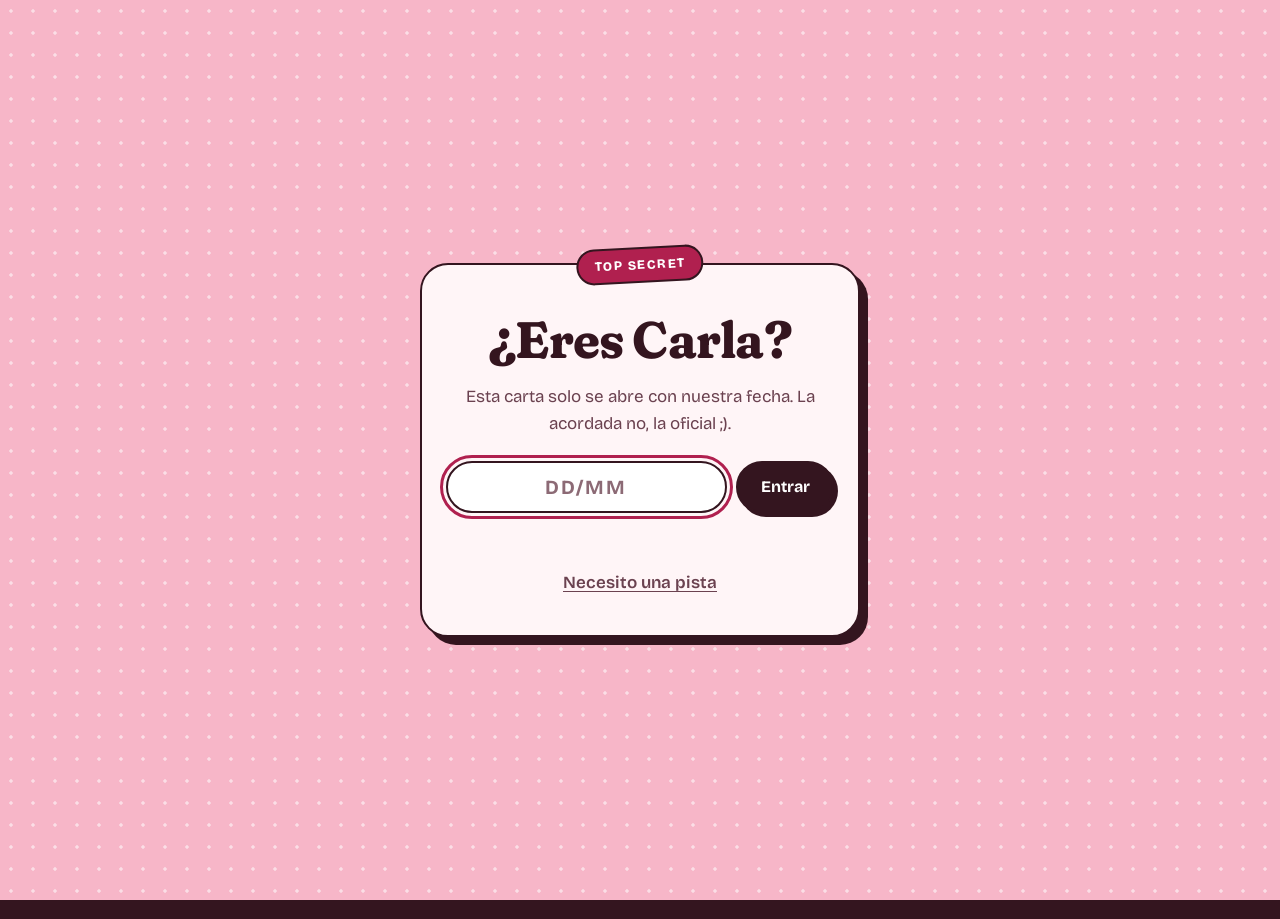
<file: carta.html>
<!DOCTYPE html>
<html lang="es">
<head>
  <meta charset="UTF-8">
  <meta name="viewport" content="width=device-width, initial-scale=1">

  <!-- ===== SEO (web privada: noindex) ===== -->
  <title>Una carta para Carla · Pablo y Carla</title>
  <meta name="description" content="La carta de Pablo para Carla por nuestro primer año juntos. Ábrela despacio. O rápido, que te conozco.">
  <meta name="robots" content="noindex, nofollow">
  <link rel="canonical" href="https://[DOMINIO]/carta.html">
  <meta name="theme-color" content="#F7B6C8">

  <meta property="og:type" content="article">
  <meta property="og:locale" content="es_ES">
  <meta property="og:title" content="Una carta para Carla">
  <meta property="og:description" content="Ábrela despacio. O rápido, que te conozco.">
  <meta property="og:url" content="https://[DOMINIO]/carta.html">
  <meta property="og:image" content="https://[DOMINIO]/fotos/foto-01.jpg">
  <meta name="twitter:card" content="summary_large_image">
  <meta name="twitter:title" content="Una carta para Carla">
  <meta name="twitter:description" content="Ábrela despacio. O rápido, que te conozco.">
  <meta name="twitter:image" content="https://[DOMINIO]/fotos/foto-01.jpg">

  <link rel="icon" href="data:image/svg+xml,%3Csvg xmlns='http://www.w3.org/2000/svg' viewBox='0 0 100 100'%3E%3Ctext y='.9em' font-size='90'%3E%F0%9F%92%8C%3C/text%3E%3C/svg%3E">

  <link rel="preconnect" href="https://fonts.googleapis.com">
  <link rel="preconnect" href="https://fonts.gstatic.com" crossorigin>
  <link href="https://fonts.googleapis.com/css2?family=Bricolage+Grotesque:opsz,wght@12..96,400..800&family=Caveat:wght@500;700&family=Fraunces:ital,opsz,wght,SOFT,WONK@0,9..144,400..900,0..100,0..1;1,9..144,400..900,0..100,0..1&display=swap" rel="stylesheet">

  <link rel="stylesheet" href="styles.css">

  <script>
    document.documentElement.classList.add('js');
    try { if (sessionStorage.getItem('pc-desbloqueado') === '1') document.documentElement.classList.add('desbloqueado'); } catch (e) {}
  </script>
  <noscript><style>.candado{display:none!important}</style></noscript>
  <script src="script.js" defer></script>

  <script type="application/ld+json">
  {
    "@context": "https://schema.org",
    "@type": "WebPage",
    "name": "Una carta para Carla",
    "url": "https://[DOMINIO]/carta.html",
    "inLanguage": "es-ES",
    "isPartOf": { "@type": "WebSite", "name": "Un año de Pablo y Carla", "url": "https://[DOMINIO]/" }
  }
  </script>
</head>

<body class="pagina-carta">
  <a class="saltar" href="#contenido" data-bloqueable>Saltar al contenido</a>

  <!-- ===== CANDADO (si entra directa a esta página) ===== -->
  <div class="candado" id="candado" role="dialog" aria-modal="true" aria-labelledby="candado-titulo">
    <div class="candado__caja">
      <p class="candado__sello" aria-hidden="true">Top secret</p>
      <h2 class="candado__titulo" id="candado-titulo">¿Eres Carla?</h2>
      <p class="candado__texto">Esta carta solo se abre con nuestra fecha. La acordada no, la oficial ;).</p>
      <form class="candado__form" id="candado-form" novalidate>
        <label class="sr-only" for="candado-input">Escribe nuestra fecha</label>
        <input class="candado__input" id="candado-input" type="text" inputmode="numeric" autocomplete="off" placeholder="DD/MM" maxlength="10">
        <button class="btn btn--tinta" type="submit">Entrar</button>
      </form>
      <p class="candado__mensaje" id="candado-mensaje" aria-live="polite"></p>
      <button class="candado__pista" id="candado-pista" type="button">Necesito una pista</button>
    </div>
  </div>

  <!-- ===== CABECERA (idéntica a index.html) ===== -->
  <header class="cabecera" id="cabecera" data-bloqueable>
    <div class="contenedor cabecera__inner">
      <a class="logo" href="index.html" aria-label="Pablo y Carla, inicio">P<span class="logo__amp">&amp;</span>C</a>

      <button class="menu-toggle" id="menu-toggle" type="button" aria-expanded="false" aria-controls="menu" aria-label="Abrir menú">
        <span></span><span></span><span></span>
      </button>

      <nav class="nav" id="menu" aria-label="Principal">
        <ul class="nav__lista">
          <li><a href="index.html#contador">Contador</a></li>
          <li><a href="index.html#historia">Nuestra historia</a></li>
          <li><a href="index.html#lugares">Lugares</a></li>
          <li><a href="index.html#razones">Razones</a></li>
          <li><a href="index.html#quiz">Quiz</a></li>
          <li><a href="index.html#cupones">Cupones</a></li>
          <li><a class="nav__cta" href="carta.html" aria-current="page">Tu carta 💌</a></li>
        </ul>
      </nav>
    </div>
  </header>

  <main id="contenido" data-bloqueable>

    <!-- ===== SOBRE ===== -->
    <section class="carta-hero" aria-labelledby="carta-titulo">
      <div class="contenedor">
        <p class="etiqueta">Correo urgente · 1 nov 2026</p>
        <h1 class="carta-hero__titulo" id="carta-titulo">Una carta para <span class="resalte">Carla</span></h1>
        <p class="carta-hero__sub">Ábrela despacio. O rápido, que te conozco.</p>

        <div class="sobre">
          <button class="sobre__boton" id="sobre-boton" type="button" aria-expanded="false" aria-controls="carta">
            <span class="sobre__pliegue" aria-hidden="true"></span>
            <span class="sobre__solapa" aria-hidden="true"></span>
            <span class="sobre__sello" aria-hidden="true">P&amp;C</span>
            <span class="sobre__texto">Para Carla <span class="sr-only">(pulsa para abrir la carta)</span></span>
          </button>
          <p class="sobre__ayuda" aria-hidden="true">Toca el sobre ↑</p>
        </div>
      </div>
    </section>

    <!-- ===== CARTA =====
         Cada párrafo empieza con una frase mía para arrancarte y una pauta entre corchetes.
         Reescribe, borra o cambia lo que quieras: es TU carta. -->
    <section class="contenedor" aria-label="Carta">
      <article class="carta" id="carta" hidden tabindex="-1">
        <p class="carta__fecha">Orihuela/Granada, 1 de noviembre de 2026</p>

        <p class="carta__saludo">Hola Carlita,</p>

        <p>Hace un año no tenía ni idea de lo que estaba a punto de pasarme. Yo era un chico normal que pensaba que más de 100km de distancia era una ida de olla.</p>

        <p>Todavía me acuerdo de la primera vez que dormimos juntos. Estuvimos toda la tarde grabando vídeos porque estábamos muertos de la vergüenza. Nunca paraste de amenazarme con mandarme a dormir al colchón de al lado.</p>

        <p>Dicen que la distancia es el olvido, pero se ve que nunca han estado un viernes por la noche en un bus a puntito de llegar. Lo peor del mundo siempre ha sido el abrazo de antes de montarme en el bus de vuelta, ahí es cuando me doy cuenta de que el finde ha pasado rapidísimo y ojalá poder pasar un minuto más a tu lado.</p>

        <p>Eres la única persona que ha logrado no sólo que haya menos ruido en mi cabeza, sino que haya el silencio suficiente para poder oírme realmente a mí mismo, eso es lo que te hace tan especial.</p>

        <p>Muchísimas gracias por siempre estar ahí, enseñarme a valorarme y transmitirme paz en los peores momentos del mundo.</p>

        <p>De lo que viene, lo que más ganas me da es estar los dos solos andando por una ciudad que no conozcamos, cuanto más lejos mejor.</p>

        <p class="carta__despedida">Te quiero mucho muuucho,</p>
        <p class="carta__firma">Pablo</p>

        <p class="carta__pd"><strong>P.D.:</strong> Te debo un sushi. O me lo debes tú. Da igual: vamos.</p>
        <p class="carta__pd"><strong>P.P.D.:</strong> En la próxima carta me planteo poner un contador de cuántos besitos me debes :)</p>

        <div class="carta__acciones">
          <a class="btn btn--rosa" href="#" data-whatsapp="Acabo de leer tu carta y… 🥹💗" target="_blank" rel="noopener">Contestar por WhatsApp</a>
          <a class="btn btn--blanco" href="index.html#historia">Volver a nuestra historia</a>
        </div>
      </article>
    </section>
  </main>

  <!-- ===== PIE (idéntico a index.html) ===== -->
  <footer class="pie" data-bloqueable>
    <div class="contenedor pie__grid">
      <div>
        <p class="logo logo--pie">P<span class="logo__amp">&amp;</span>C</p>
        <p class="pie__texto">Hecho a mano por Pablo, para Carla. A 350 km, o a 0, según el día.</p>
      </div>
      <nav aria-label="Pie de página">
        <ul class="pie__nav">
          <li><a href="index.html#historia">Nuestra historia</a></li>
          <li><a href="index.html#lugares">Nuestros lugares</a></li>
          <li><a href="index.html#quiz">El quiz</a></li>
          <li><a href="carta.html" aria-current="page">Tu carta</a></li>
        </ul>
      </nav>
      <p class="pie__fecha">1 · 11 · 2026</p>
    </div>
  </footer>
</body>
</html>
</file>
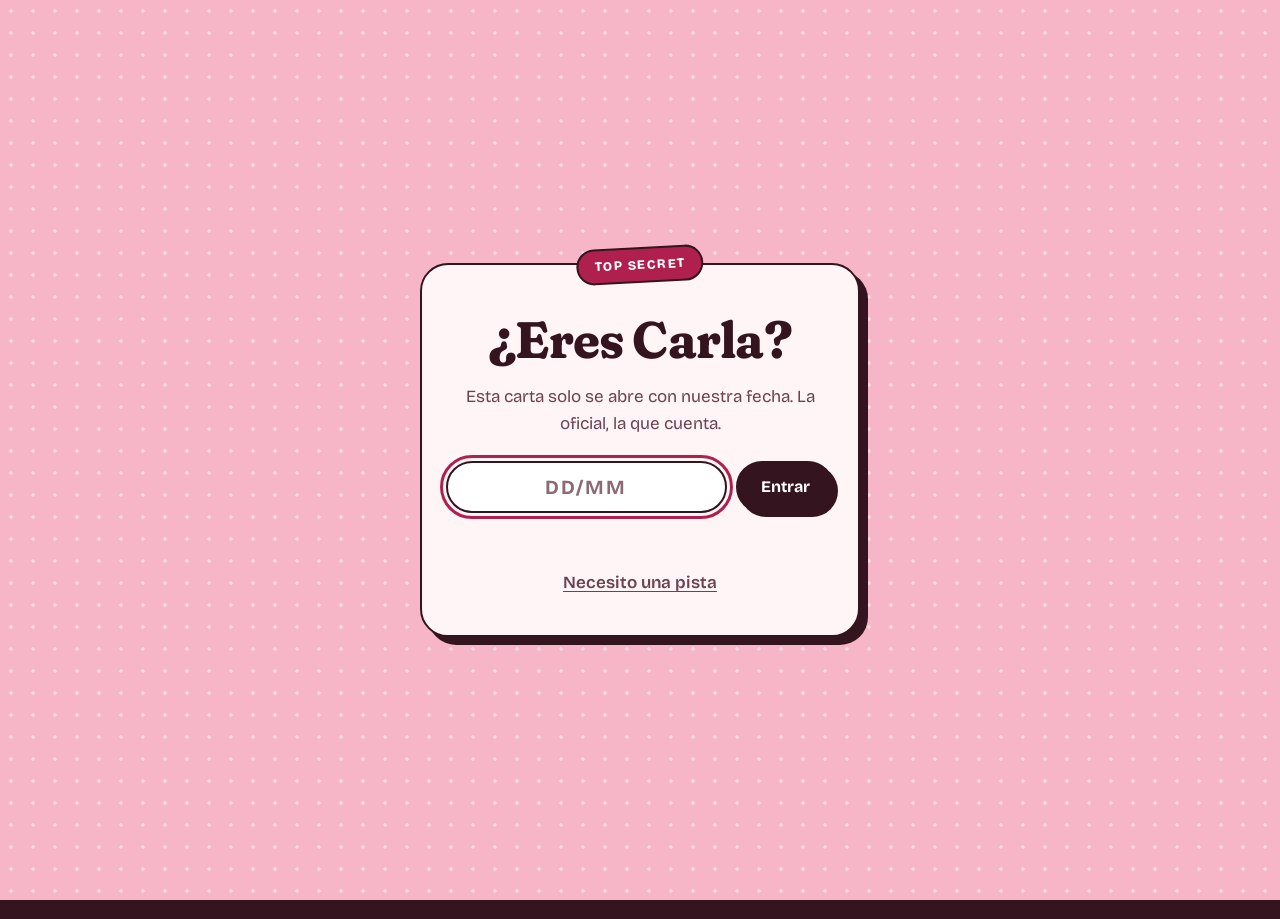
<file: web-carla/carta.html>
<!DOCTYPE html>
<html lang="es">
<head>
  <meta charset="UTF-8">
  <meta name="viewport" content="width=device-width, initial-scale=1">

  <!-- ===== SEO (web privada: noindex) ===== -->
  <title>Una carta para Carla · Pablo y Carla</title>
  <meta name="description" content="La carta de Pablo para Carla por nuestro primer año juntos. Ábrela despacio. O rápido, que te conozco.">
  <meta name="robots" content="noindex, nofollow">
  <link rel="canonical" href="https://[DOMINIO]/carta.html">
  <meta name="theme-color" content="#F7B6C8">

  <meta property="og:type" content="article">
  <meta property="og:locale" content="es_ES">
  <meta property="og:title" content="Una carta para Carla">
  <meta property="og:description" content="Ábrela despacio. O rápido, que te conozco.">
  <meta property="og:url" content="https://[DOMINIO]/carta.html">
  <meta property="og:image" content="https://[DOMINIO]/fotos/foto-01.jpg">
  <meta name="twitter:card" content="summary_large_image">
  <meta name="twitter:title" content="Una carta para Carla">
  <meta name="twitter:description" content="Ábrela despacio. O rápido, que te conozco.">
  <meta name="twitter:image" content="https://[DOMINIO]/fotos/foto-01.jpg">

  <link rel="icon" href="data:image/svg+xml,%3Csvg xmlns='http://www.w3.org/2000/svg' viewBox='0 0 100 100'%3E%3Ctext y='.9em' font-size='90'%3E%F0%9F%92%8C%3C/text%3E%3C/svg%3E">

  <link rel="preconnect" href="https://fonts.googleapis.com">
  <link rel="preconnect" href="https://fonts.gstatic.com" crossorigin>
  <link href="https://fonts.googleapis.com/css2?family=Bricolage+Grotesque:opsz,wght@12..96,400..800&family=Caveat:wght@500;700&family=Fraunces:ital,opsz,wght,SOFT,WONK@0,9..144,400..900,0..100,0..1;1,9..144,400..900,0..100,0..1&display=swap" rel="stylesheet">

  <link rel="stylesheet" href="styles.css">

  <script>
    document.documentElement.classList.add('js');
    try { if (sessionStorage.getItem('pc-desbloqueado') === '1') document.documentElement.classList.add('desbloqueado'); } catch (e) {}
  </script>
  <noscript><style>.candado{display:none!important}</style></noscript>
  <script src="script.js" defer></script>

  <script type="application/ld+json">
  {
    "@context": "https://schema.org",
    "@type": "WebPage",
    "name": "Una carta para Carla",
    "url": "https://[DOMINIO]/carta.html",
    "inLanguage": "es-ES",
    "isPartOf": { "@type": "WebSite", "name": "Un año de Pablo y Carla", "url": "https://[DOMINIO]/" }
  }
  </script>
</head>

<body class="pagina-carta">
  <a class="saltar" href="#contenido" data-bloqueable>Saltar al contenido</a>

  <!-- ===== CANDADO (si entra directa a esta página) ===== -->
  <div class="candado" id="candado" role="dialog" aria-modal="true" aria-labelledby="candado-titulo">
    <div class="candado__caja">
      <p class="candado__sello" aria-hidden="true">Top secret</p>
      <h2 class="candado__titulo" id="candado-titulo">¿Eres Carla?</h2>
      <p class="candado__texto">Esta carta solo se abre con nuestra fecha. La oficial, la que cuenta.</p>
      <form class="candado__form" id="candado-form" novalidate>
        <label class="sr-only" for="candado-input">Escribe nuestra fecha</label>
        <input class="candado__input" id="candado-input" type="text" inputmode="numeric" autocomplete="off" placeholder="DD/MM" maxlength="10">
        <button class="btn btn--tinta" type="submit">Entrar</button>
      </form>
      <p class="candado__mensaje" id="candado-mensaje" aria-live="polite"></p>
      <button class="candado__pista" id="candado-pista" type="button">Necesito una pista</button>
    </div>
  </div>

  <!-- ===== CABECERA (idéntica a index.html) ===== -->
  <header class="cabecera" id="cabecera" data-bloqueable>
    <div class="contenedor cabecera__inner">
      <a class="logo" href="index.html" aria-label="Pablo y Carla, inicio">P<span class="logo__amp">&amp;</span>C</a>

      <button class="menu-toggle" id="menu-toggle" type="button" aria-expanded="false" aria-controls="menu" aria-label="Abrir menú">
        <span></span><span></span><span></span>
      </button>

      <nav class="nav" id="menu" aria-label="Principal">
        <ul class="nav__lista">
          <li><a href="index.html#contador">Contador</a></li>
          <li><a href="index.html#historia">Nuestra historia</a></li>
          <li><a href="index.html#lugares">Lugares</a></li>
          <li><a href="index.html#razones">Razones</a></li>
          <li><a href="index.html#quiz">Quiz</a></li>
          <li><a href="index.html#cupones">Cupones</a></li>
          <li><a class="nav__cta" href="carta.html" aria-current="page">Tu carta 💌</a></li>
        </ul>
      </nav>
    </div>
  </header>

  <main id="contenido" data-bloqueable>

    <!-- ===== SOBRE ===== -->
    <section class="carta-hero" aria-labelledby="carta-titulo">
      <div class="contenedor">
        <p class="etiqueta">Correo urgente · 1 nov 2026</p>
        <h1 class="carta-hero__titulo" id="carta-titulo">Una carta para <span class="resalte">Carla</span></h1>
        <p class="carta-hero__sub">Ábrela despacio. O rápido, que te conozco.</p>

        <div class="sobre">
          <button class="sobre__boton" id="sobre-boton" type="button" aria-expanded="false" aria-controls="carta">
            <span class="sobre__pliegue" aria-hidden="true"></span>
            <span class="sobre__solapa" aria-hidden="true"></span>
            <span class="sobre__sello" aria-hidden="true">P&amp;C</span>
            <span class="sobre__texto">Para Carla <span class="sr-only">(pulsa para abrir la carta)</span></span>
          </button>
          <p class="sobre__ayuda" aria-hidden="true">Toca el sobre ↑</p>
        </div>
      </div>
    </section>

    <!-- ===== CARTA =====
         Cada párrafo empieza con una frase mía para arrancarte y una pauta entre corchetes.
         Reescribe, borra o cambia lo que quieras: es TU carta. -->
    <section class="contenedor" aria-label="Carta">
      <article class="carta" id="carta" hidden tabindex="-1">
        <p class="carta__fecha">[TU CIUDAD], 1 de noviembre de 2026</p>

        <p class="carta__saludo"><span class="pendiente pendiente--linea">[SALUDO · "Carla", "Mi amor" o vuestro apodo]</span>,</p>

        <p>Hace un año no tenía ni idea de lo que estaba a punto de pasarme. <span class="pendiente">[ESCRIBE · 1-2 frases sobre cómo era tu vida antes de ella, con un toque de humor. Ej.: "Yo era un chico normal que pensaba que 350 km era muchísimo…"]</span></p>

        <p>Todavía me acuerdo de la azotea del Plaza Mar. <span class="pendiente">[ESCRIBE · 2-3 frases: qué sentiste ese día y en qué momento supiste que esto iba en serio.]</span></p>

        <p>Dicen que la distancia es el olvido, pero se ve que nunca han hecho 350 km un viernes por la tarde con ganas de llegar. <span class="pendiente">[ESCRIBE · 2-3 frases sinceras sobre la distancia: qué es lo más difícil, qué haces cuando la echas de menos y por qué merece la pena.]</span></p>

        <p><span class="pendiente">[ESCRIBE · el párrafo más importante: algo que nunca le hayas dicho en voz alta. No tiene que ser grande; tiene que ser verdad. 3-4 frases.]</span></p>

        <p>Gracias por <span class="pendiente">[ESCRIBE · 3 cosas concretas que agradeces de este año. Ej.: "por aguantar mis…, por… y por…"]</span></p>

        <p>De lo que viene, lo que más ganas me da es <span class="pendiente">[ESCRIBE · 1-2 frases sobre un plan o sueño juntos.]</span></p>

        <p class="carta__despedida"><span class="pendiente pendiente--linea">[DESPEDIDA · cómo os despedís siempre]</span>,</p>
        <p class="carta__firma">Pablo</p>

        <p class="carta__pd"><strong>P.D.:</strong> Te debo un sushi. O me lo debes tú. Da igual: vamos.</p>
        <p class="carta__pd"><strong>P.P.D.:</strong> <span class="pendiente pendiente--linea">[UNA BROMA INTERNA que solo entendáis vosotros]</span></p>

        <div class="carta__acciones">
          <a class="btn btn--rosa" href="#" data-whatsapp="Acabo de leer tu carta y… 🥹💗" target="_blank" rel="noopener">Contestar por WhatsApp</a>
          <a class="btn btn--blanco" href="index.html#historia">Volver a nuestra historia</a>
        </div>
      </article>
    </section>
  </main>

  <!-- ===== PIE (idéntico a index.html) ===== -->
  <footer class="pie" data-bloqueable>
    <div class="contenedor pie__grid">
      <div>
        <p class="logo logo--pie">P<span class="logo__amp">&amp;</span>C</p>
        <p class="pie__texto">Hecho a mano por Pablo, para Carla. A 350 km, o a 0, según el día.</p>
      </div>
      <nav aria-label="Pie de página">
        <ul class="pie__nav">
          <li><a href="index.html#historia">Nuestra historia</a></li>
          <li><a href="index.html#lugares">Nuestros lugares</a></li>
          <li><a href="index.html#quiz">El quiz</a></li>
          <li><a href="carta.html" aria-current="page">Tu carta</a></li>
        </ul>
      </nav>
      <p class="pie__fecha">1 · 11 · 2026</p>
    </div>
  </footer>
</body>
</html>
</file>
<file: styles.css>
/* =========================================================
   UN AÑO DE PABLO & CARLA — styles.css
   Estética: "fanzine de amor" en rosa. Papel punteado,
   polaroids con cinta, pegatinas torcidas y botones con
   sombra sólida (soft-brutalism). Divertido pero tierno.
   ========================================================= */

/* ---------- 1. VARIABLES ---------- */
:root {
  /* Colores */
  --papel: #FFF5F7;
  --rosa-100: #FFE4EC;
  --rosa-200: #FCCFDC;
  --rosa-300: #F7B6C8;
  --rosa-500: #E0457B;   /* solo decoración o texto grande */
  --rosa-700: #B0204F;   /* texto de acento (6:1 sobre papel) */
  --tinta: #34151F;      /* texto principal */
  --tinta-suave: #6B4250;
  --blanco: #FFFFFF;
  --amarillo: #FFD86B;
  --menta: #BDE5D2;
  --mar: #E7F2F5;

  /* Tipografías */
  --f-display: "Fraunces", Georgia, "Times New Roman", serif;
  --f-texto: "Bricolage Grotesque", system-ui, -apple-system, "Segoe UI", sans-serif;
  --f-mano: "Caveat", "Segoe Print", cursive;

  /* Espaciados */
  --esp-1: .5rem;
  --esp-2: 1rem;
  --esp-3: 1.5rem;
  --esp-4: 2rem;
  --esp-5: 3rem;
  --esp-6: 4.5rem;
  --esp-7: 6.5rem;

  /* Radios */
  --radio-s: 10px;
  --radio-m: 18px;
  --radio-l: 28px;
  --radio-pill: 999px;

  /* Bordes y sombras */
  --borde: 2px solid var(--tinta);
  --sombra-solida: 4px 4px 0 var(--tinta);
  --sombra-solida-hover: 7px 7px 0 var(--tinta);
  --sombra-suave: 0 14px 34px -16px rgba(52, 21, 31, .45);

  /* Movimiento */
  --trans: .28s cubic-bezier(.2, .8, .2, 1);
  --rebote: .5s cubic-bezier(.34, 1.56, .64, 1);

  --alto-cabecera: 66px;
}

/* ---------- 2. BASE ---------- */
*,
*::before,
*::after { box-sizing: border-box; }

html {
  overflow-x: hidden;
  scroll-behavior: smooth;
  scroll-padding-top: calc(var(--alto-cabecera) + 16px);
  -webkit-text-size-adjust: 100%;
}

body {
  margin: 0;
  font-family: var(--f-texto);
  font-size: 1.0625rem;
  line-height: 1.6;
  color: var(--tinta);
  background-color: var(--papel);
  background-image: radial-gradient(var(--rosa-200) 1.1px, transparent 1.7px);
  background-size: 24px 24px;
  overflow-x: hidden;
}
@supports (overflow: clip) { html, body { overflow-x: clip; } }

body.bloqueado { overflow: hidden; }

img { display: block; max-width: 100%; height: auto; }

a { color: var(--rosa-700); text-underline-offset: 3px; }

h1, h2, h3 {
  margin: 0 0 var(--esp-2);
  font-family: var(--f-display);
  font-variation-settings: "SOFT" 100, "WONK" 1;
  font-weight: 700;
  line-height: 1.04;
  letter-spacing: -.015em;
}

p { margin: 0 0 var(--esp-2); }

button { font: inherit; color: inherit; }

em { font-style: italic; }

:focus-visible {
  outline: 3px solid var(--rosa-700);
  outline-offset: 3px;
  border-radius: 6px;
}

.sr-only {
  position: absolute !important;
  width: 1px; height: 1px;
  padding: 0; margin: -1px;
  overflow: hidden; clip: rect(0 0 0 0);
  white-space: nowrap; border: 0;
}

/* Saltar al contenido */
.saltar {
  position: absolute;
  left: 12px; top: -120px;
  z-index: 2000;
  padding: .7rem 1.1rem;
  background: var(--tinta);
  color: var(--blanco);
  font-weight: 700;
  border-radius: var(--radio-pill);
  text-decoration: none;
  transition: top var(--trans);
}
.saltar:focus { top: 12px; }

.contenedor {
  width: 100%;
  max-width: 1180px;
  margin-inline: auto;
  padding-inline: 20px;
}

/* ---------- 3. COMPONENTES COMUNES ---------- */

/* Botones con sombra sólida */
.btn {
  display: inline-flex;
  align-items: center;
  justify-content: center;
  gap: .5rem;
  min-height: 48px;
  padding: .75rem 1.4rem;
  border: var(--borde);
  border-radius: var(--radio-pill);
  box-shadow: var(--sombra-solida);
  font-weight: 700;
  font-size: 1rem;
  line-height: 1.1;
  text-decoration: none;
  cursor: pointer;
  transition: transform var(--trans), box-shadow var(--trans), background-color var(--trans);
}
.btn:hover { transform: translate(-3px, -3px) rotate(-1deg); box-shadow: var(--sombra-solida-hover); }
.btn:active { transform: translate(2px, 2px); box-shadow: 1px 1px 0 var(--tinta); }
.btn--rosa { background: var(--rosa-300); color: var(--tinta); }
.btn--blanco { background: var(--blanco); color: var(--tinta); }
.btn--tinta { background: var(--tinta); color: var(--blanco); }
.btn--tinta:hover { background: var(--rosa-700); }
.btn[disabled] { opacity: .55; cursor: not-allowed; transform: none; box-shadow: 2px 2px 0 var(--tinta); }

/* Etiqueta tipo pegatina pequeña */
.etiqueta {
  display: inline-block;
  margin-bottom: var(--esp-2);
  padding: .3rem .85rem;
  background: var(--blanco);
  border: var(--borde);
  border-radius: var(--radio-pill);
  font-size: .78rem;
  font-weight: 800;
  letter-spacing: .08em;
  text-transform: uppercase;
  transform: rotate(-2deg);
}
.etiqueta--clara { background: var(--rosa-300); }

/* Resalte tipo rotulador */
.resalte {
  position: relative;
  display: inline-block;
  z-index: 0;
  font-style: italic;
  color: var(--rosa-700);
}
.resalte::after {
  content: "";
  position: absolute;
  left: -4%; right: -4%; bottom: .08em;
  height: .32em;
  background: var(--rosa-300);
  border-radius: 6px;
  transform: rotate(-1.5deg);
  z-index: -1;
}

/* Pegatinas */
.sticker {
  position: absolute;
  display: grid;
  place-items: center;
  width: 110px;
  aspect-ratio: 1;
  padding: .6rem;
  border: var(--borde);
  border-radius: 50%;
  box-shadow: var(--sombra-solida);
  font-family: var(--f-texto);
  font-size: .78rem;
  font-weight: 800;
  line-height: 1.15;
  text-align: center;
  text-transform: uppercase;
  z-index: 3;
}
.sticker--amarillo { background: var(--amarillo); top: -10px; right: 2%; transform: rotate(12deg); }
.sticker--menta { background: var(--menta); bottom: 40px; left: -6px; transform: rotate(-10deg); width: 96px; }

/* Polaroid con cinta adhesiva */
.polaroid {
  position: relative;
  margin: 0;
  padding: 12px 12px 0;
  background: var(--blanco);
  border: var(--borde);
  border-radius: 6px;
  box-shadow: var(--sombra-suave);
  transition: transform var(--rebote), box-shadow var(--trans);
}
.polaroid::before {
  content: "";
  position: absolute;
  top: -14px; left: 50%;
  width: 92px; height: 28px;
  background: rgba(247, 182, 200, .75);
  border: 1px solid rgba(52, 21, 31, .15);
  transform: translateX(-50%) rotate(-4deg);
  z-index: 2;
}
.polaroid figcaption {
  padding: .6rem .2rem .8rem;
  font-family: var(--f-mano);
  font-size: 1.45rem;
  font-weight: 700;
  line-height: 1.1;
  text-align: center;
  color: var(--tinta);
}

/* Hueco de foto (si falta la imagen, enseña qué foto va) */
.foto {
  position: relative;
  aspect-ratio: 4 / 5;
  overflow: hidden;
  border-radius: 3px;
  background:
    repeating-linear-gradient(45deg, var(--rosa-100) 0 14px, var(--rosa-200) 14px 28px);
}
.foto img { width: 100%; height: 100%; object-fit: cover; }
.foto.sin-foto img { display: none; }
.foto.sin-foto::after {
  content: "📷 " attr(data-label);
  position: absolute;
  inset: 0;
  display: grid;
  place-items: center;
  padding: 1rem;
  font-family: var(--f-mano);
  font-size: 1.35rem;
  font-weight: 700;
  line-height: 1.15;
  text-align: center;
  color: var(--tinta);
}

/* ---------- 4. CANDADO ---------- */
.candado {
  position: fixed;
  inset: 0;
  z-index: 1500;
  display: grid;
  grid-template-columns: minmax(0, 1fr);
  place-items: center;
  padding: 20px;
  overflow-y: auto;
  background-color: var(--rosa-300);
  background-image: radial-gradient(rgba(255,255,255,.55) 1.4px, transparent 2px);
  background-size: 22px 22px;
  transition: transform .7s cubic-bezier(.7, 0, .3, 1), opacity .7s;
}
.desbloqueado .candado { display: none; }
.candado--abierto { transform: translateY(-100%); opacity: .4; }

.candado__caja {
  position: relative;
  width: min(440px, 100%);
  padding: var(--esp-5) var(--esp-3) var(--esp-4);
  background: var(--papel);
  border: var(--borde);
  border-radius: var(--radio-l);
  box-shadow: 8px 8px 0 var(--tinta);
  text-align: center;
}
.candado__sello {
  position: absolute;
  top: -18px; left: 50%;
  margin: 0;
  padding: .35rem 1rem;
  background: var(--rosa-700);
  color: var(--blanco);
  border: var(--borde);
  border-radius: var(--radio-pill);
  font-weight: 800;
  font-size: .8rem;
  letter-spacing: .12em;
  text-transform: uppercase;
  transform: translateX(-50%) rotate(-3deg);
}
.candado__titulo { font-size: clamp(2.4rem, 9vw, 3.2rem); }
.candado__texto { color: var(--tinta-suave); }
.candado__form { display: flex; gap: .6rem; margin-top: var(--esp-3); }
.candado__input {
  flex: 1;
  min-width: 0;
  min-height: 52px;
  padding: .7rem 1rem;
  border: var(--borde);
  border-radius: var(--radio-pill);
  background: var(--blanco);
  font: 700 1.25rem/1 var(--f-texto);
  letter-spacing: .12em;
  text-align: center;
  color: var(--tinta);
}
.candado__input::placeholder { color: #8C6A75; letter-spacing: .1em; }
.candado__mensaje { min-height: 1.6em; margin: var(--esp-2) 0 .4rem; font-weight: 700; color: var(--rosa-700); }
.candado__pista {
  background: none;
  border: 0;
  padding: .4rem;
  font-weight: 600;
  color: var(--tinta-suave);
  text-decoration: underline;
  text-underline-offset: 3px;
  cursor: pointer;
}
.candado__caja.temblor { animation: temblor .45s; }

/* ---------- 5. CABECERA Y NAVEGACIÓN ---------- */
.cabecera {
  position: fixed;
  inset: 0 0 auto 0;
  z-index: 100;
  height: var(--alto-cabecera);
  border-bottom: 2px solid transparent;
  transition: border-color var(--trans), box-shadow var(--trans);
}
/* El desenfoque va en un pseudo-elemento: si fuera en .cabecera,
   el menú móvil (position: fixed) quedaría encerrado dentro de ella */
.cabecera::before {
  content: "";
  position: absolute;
  inset: 0;
  z-index: -1;
  background: rgba(255, 245, 247, .88);
  backdrop-filter: blur(10px);
  -webkit-backdrop-filter: blur(10px);
}
.cabecera.con-borde { border-bottom-color: var(--tinta); }
.cabecera__inner { display: flex; align-items: center; justify-content: space-between; height: 100%; }

.logo {
  margin: 0;
  font-family: var(--f-display);
  font-variation-settings: "SOFT" 100, "WONK" 1;
  font-size: 1.7rem;
  font-weight: 900;
  line-height: 1;
  color: var(--tinta);
  text-decoration: none;
}
.logo__amp { font-family: var(--f-mano); color: var(--rosa-700); margin-inline: 2px; }

/* Hamburguesa */
.menu-toggle {
  position: relative;
  z-index: 120;
  display: grid;
  place-content: center;
  gap: 5px;
  width: 48px; height: 48px;
  background: var(--rosa-300);
  border: var(--borde);
  border-radius: 50%;
  box-shadow: 3px 3px 0 var(--tinta);
  cursor: pointer;
}
.menu-toggle span {
  display: block;
  width: 20px; height: 2.5px;
  background: var(--tinta);
  border-radius: 2px;
  transition: transform var(--trans), opacity var(--trans);
}
.menu-toggle[aria-expanded="true"] span:nth-child(1) { transform: translateY(7.5px) rotate(45deg); }
.menu-toggle[aria-expanded="true"] span:nth-child(2) { opacity: 0; }
.menu-toggle[aria-expanded="true"] span:nth-child(3) { transform: translateY(-7.5px) rotate(-45deg); }

/* Menú móvil: panel a pantalla completa */
.nav {
  position: fixed;
  inset: 0;
  z-index: 110;
  display: grid;
  place-items: center;
  padding: calc(var(--alto-cabecera) + 20px) 20px 40px;
  background: var(--rosa-300);
  visibility: hidden;
  opacity: 0;
  transform: translateY(-16px);
  transition: opacity var(--trans), transform var(--trans), visibility 0s linear .28s;
  overflow-y: auto;
}
.nav.abierto {
  visibility: visible;
  opacity: 1;
  transform: none;
  transition: opacity var(--trans), transform var(--trans), visibility 0s;
}
.nav__lista { list-style: none; margin: 0; padding: 0; text-align: center; }
.nav__lista li + li { margin-top: .4rem; }
.nav__lista a {
  display: inline-block;
  padding: .35rem .6rem;
  font-family: var(--f-display);
  font-variation-settings: "SOFT" 100, "WONK" 1;
  font-size: clamp(1.8rem, 7vw, 2.4rem);
  font-weight: 700;
  color: var(--tinta);
  text-decoration: none;
  transition: transform var(--trans), color var(--trans);
}
.nav__lista a:hover { color: var(--rosa-700); transform: rotate(-2deg) scale(1.04); }
.nav__cta {
  margin-top: .6rem;
  background: var(--blanco);
  border: var(--borde);
  border-radius: var(--radio-pill);
  box-shadow: var(--sombra-solida);
}

/* ---------- 6. SECCIONES GENÉRICAS ---------- */
main { display: block; }

.seccion { position: relative; padding-block: var(--esp-6); }
.seccion--rosa {
  background-color: var(--rosa-100);
  border-block: var(--borde);
}
.seccion--tinta {
  background: var(--tinta);
  color: var(--papel);
}
.seccion--tinta .seccion__titulo { color: var(--blanco); }
.seccion--tinta .seccion__titulo em { color: var(--rosa-300); }
.seccion--tinta .seccion__intro { color: var(--rosa-100); }

.seccion__cabecera { max-width: 720px; margin-bottom: var(--esp-5); }
.seccion__cabecera--centro { margin-inline: auto; text-align: center; }
.seccion__titulo { font-size: clamp(2.2rem, 7vw, 4rem); }
.seccion__titulo em { color: var(--rosa-700); font-weight: 600; }
.seccion__intro { font-size: 1.15rem; color: var(--tinta-suave); max-width: 56ch; }

/* ---------- 7. HERO ---------- */
.hero {
  padding-top: calc(var(--alto-cabecera) + var(--esp-4));
  padding-bottom: var(--esp-4);
  overflow: hidden;
}
.hero__grid { display: grid; gap: var(--esp-5); align-items: center; }
.hero__titulo {
  font-size: clamp(3.1rem, 14vw, 7.6rem);
  font-weight: 800;
  line-height: .95;
  margin-bottom: var(--esp-3);
}
.hero__amp {
  display: inline-block;
  font-family: var(--f-mano);
  font-weight: 700;
  color: var(--rosa-500);
  transform: rotate(-8deg);
  margin-inline: .05em;
}
.hero__sub { font-size: clamp(1.1rem, 3.6vw, 1.3rem); max-width: 46ch; color: var(--tinta-suave); }
.hero__acciones { display: flex; flex-wrap: wrap; gap: var(--esp-2); margin-top: var(--esp-3); }

.hero__visual {
  position: relative;
  width: min(360px, 82%);
  margin-inline: auto;
  padding-top: 20px;
}
.polaroid--hero { transform: rotate(3deg); }
.polaroid--hero:hover { transform: rotate(0deg) scale(1.02); }

/* Ruta 350 km */
.ruta { margin-top: var(--esp-4); }
.ruta__svg { width: 100%; height: auto; overflow: visible; }
.ruta__linea {
  fill: none;
  stroke: var(--tinta);
  stroke-width: 3;
  stroke-dasharray: 10 10;
  animation: hormigas 1.6s linear infinite;
}
.ruta__punto { fill: var(--rosa-300); stroke: var(--tinta); stroke-width: 3; }
.ruta__nombre { font-family: var(--f-mano); font-size: 26px; font-weight: 700; fill: var(--tinta); }
.ruta__km { font-family: var(--f-display); font-size: 30px; font-weight: 800; font-style: italic; fill: var(--rosa-700); }
.ruta__corazon path { fill: var(--rosa-500); stroke: var(--tinta); stroke-width: 2; }

/* ---------- 8. CINTA DE DATOS ---------- */
.cinta {
  overflow: hidden;
  padding-block: .9rem;
  background: var(--tinta);
  border-block: var(--borde);
  transform: rotate(-1.2deg);
  margin-inline: -10px;
}
.cinta__pista { display: flex; width: max-content; animation: cinta 38s linear infinite; }
.cinta__grupo { display: flex; margin: 0; white-space: nowrap; }
.cinta__grupo span {
  padding-inline: 1.4rem;
  font-weight: 700;
  font-size: 1.02rem;
  color: var(--papel);
}
.cinta__grupo span::after { content: "✦"; margin-left: 2.8rem; color: var(--rosa-300); }
.cinta__grupo b { color: var(--rosa-300); }

/* ---------- 9. CONTADOR ---------- */
.reloj {
  display: grid;
  grid-template-columns: repeat(2, 1fr);
  gap: 14px;
}
.reloj__caja {
  display: flex;
  flex-direction: column;
  align-items: center;
  padding: var(--esp-3) var(--esp-1);
  background: var(--blanco);
  border: var(--borde);
  border-radius: var(--radio-m);
  box-shadow: var(--sombra-solida);
}
.reloj__caja:nth-child(odd) { transform: rotate(-1deg); }
.reloj__caja:nth-child(even) { transform: rotate(1deg); }
.reloj__caja--latido { background: var(--rosa-300); }
.reloj__num {
  font-family: var(--f-display);
  font-variation-settings: "SOFT" 100, "WONK" 1;
  font-size: clamp(2.6rem, 11vw, 4.6rem);
  font-weight: 800;
  line-height: 1;
  font-variant-numeric: tabular-nums;
}
.reloj__etq { margin-top: .3rem; font-weight: 700; text-transform: uppercase; letter-spacing: .08em; font-size: .82rem; }
.reloj__caja--latido .reloj__num.latido { animation: latido .4s; }

.datos {
  display: grid;
  gap: 16px;
  margin-top: var(--esp-5);
}
.dato {
  padding: var(--esp-3);
  border: var(--borde);
  border-radius: var(--radio-m);
  background: var(--papel);
}
.dato--rosa { background: var(--rosa-100); }
.dato__num {
  margin: 0;
  font-family: var(--f-display);
  font-size: clamp(2.4rem, 9vw, 3.4rem);
  font-weight: 800;
  line-height: 1;
  color: var(--rosa-700);
  font-variant-numeric: tabular-nums;
}
.dato__texto { margin: .4rem 0 0; font-weight: 500; }

/* ---------- 10. LÍNEA TEMPORAL ---------- */
.linea { position: relative; list-style: none; margin: 0; padding: 0; }
.linea::before {
  content: "";
  position: absolute;
  top: 0; bottom: 0; left: 14px;
  border-left: 3px dashed var(--tinta);
  opacity: .35;
}
.hito { position: relative; padding-left: 48px; margin-bottom: var(--esp-4); }
.hito::before {
  content: "";
  position: absolute;
  top: 26px; left: 4px;
  width: 24px; height: 24px;
  background: var(--rosa-300);
  border: var(--borde);
  border-radius: 50%;
  box-shadow: 2px 2px 0 var(--tinta);
  z-index: 1;
}
.hito__tarjeta {
  padding: var(--esp-3);
  background: var(--blanco);
  border: var(--borde);
  border-radius: var(--radio-m);
  box-shadow: var(--sombra-solida);
  transition: transform var(--trans), box-shadow var(--trans);
}
.hito__tarjeta:hover { transform: translate(-3px, -3px); box-shadow: var(--sombra-solida-hover); }
.hito__fecha {
  display: inline-block;
  margin-bottom: .6rem;
  padding: .2rem .7rem;
  background: var(--tinta);
  color: var(--papel);
  border-radius: var(--radio-pill);
  font-weight: 700;
  font-size: .85rem;
}
.hito__titulo { font-size: clamp(1.6rem, 5.4vw, 2.1rem); }
.polaroid--mini {
  width: min(240px, 80%);
  margin: var(--esp-2) auto var(--esp-3);
  transform: rotate(-2.5deg);
}
.hito:nth-child(even) .polaroid--mini { transform: rotate(2.5deg); }
.polaroid--mini:hover { transform: rotate(0) scale(1.03); }
.polaroid--mini figcaption { font-size: 1.3rem; }

/* Entrada de cine (capítulo de la primera cita) */
.entrada {
  display: flex;
  width: min(300px, 100%);
  margin: var(--esp-2) auto var(--esp-3);
  background: var(--amarillo);
  border: var(--borde);
  border-radius: var(--radio-s);
  box-shadow: var(--sombra-solida);
  transform: rotate(-3deg);
  transition: transform var(--rebote);
}
.entrada:hover { transform: rotate(0) scale(1.03); }
.entrada__cuerpo { flex: 1; padding: .9rem 1rem .8rem; }
.entrada__cine {
  margin: 0;
  font-size: .72rem;
  font-weight: 800;
  letter-spacing: .14em;
  text-transform: uppercase;
}
.entrada__peli {
  margin: .1rem 0 .6rem;
  font-family: var(--f-display);
  font-variation-settings: "SOFT" 100, "WONK" 1;
  font-size: 1.7rem;
  font-weight: 800;
  font-style: italic;
  line-height: 1;
  color: var(--rosa-700);
}
.entrada__datos {
  display: grid;
  grid-template-columns: 1fr 1fr;
  gap: .4rem .8rem;
  margin: 0;
}
.entrada__datos dt { font-size: .66rem; font-weight: 800; letter-spacing: .1em; text-transform: uppercase; opacity: .75; }
.entrada__datos dd { margin: 0; font-family: var(--f-mano); font-size: 1.3rem; font-weight: 700; line-height: 1; }
.entrada__matriz {
  display: flex;
  flex-direction: column;
  justify-content: center;
  align-items: center;
  width: 64px;
  padding: .4rem;
  border-left: 2px dashed var(--tinta);
  background: var(--rosa-300);
  border-radius: 0 8px 8px 0;
  font-family: var(--f-mano);
  font-size: 1.05rem;
  font-weight: 700;
  line-height: 1.05;
  text-align: center;
}
.hito:nth-child(even) .entrada { transform: rotate(2.5deg); }

.hito--destacado .hito__tarjeta { background: var(--rosa-300); }
.hito--destacado::before { background: var(--rosa-700); width: 30px; height: 30px; left: 1px; }
.hito--final .hito__tarjeta { background: var(--tinta); color: var(--papel); }
.hito--final .hito__titulo { color: var(--blanco); }
.hito--final .hito__fecha { background: var(--rosa-300); color: var(--tinta); }

/* ---------- 11. PLAYLIST ---------- */
.playlist { display: grid; gap: var(--esp-4); align-items: center; }
.playlist__reproductor {
  padding: 10px;
  background: var(--tinta);
  border: var(--borde);
  border-radius: var(--radio-l);
  box-shadow: 8px 8px 0 var(--rosa-300);
  transform: rotate(1deg);
}
.playlist__reproductor iframe { display: block; border: 0; border-radius: 14px; }

/* ---------- 12. MAPA ---------- */
.mapa-wrap { display: grid; gap: var(--esp-3); }
.mapa {
  position: relative;
  width: 100%;
  aspect-ratio: 1 / 1;
  overflow: hidden;
  background-color: var(--mar);
  background-image: radial-gradient(rgba(52, 21, 31, .12) 1px, transparent 1.6px);
  background-size: 18px 18px;
  border: var(--borde);
  border-radius: var(--radio-l);
  box-shadow: var(--sombra-solida);
}
.mapa__tierra {
  position: absolute;
  inset: 0;
  background-color: var(--blanco);
  background-image: radial-gradient(var(--rosa-200) 1.2px, transparent 1.8px);
  background-size: 18px 18px;
  clip-path: polygon(0 0, 87% 0, 86% 24%, 90% 44%, 89% 68%, 66% 83%, 57% 100%, 0 100%);
}
.mapa__rutas { position: absolute; inset: 0; width: 100%; height: 100%; }
.mapa__linea {
  stroke: var(--tinta);
  stroke-width: 2.5;
  stroke-dasharray: 7 7;
  vector-effect: non-scaling-stroke;
  opacity: .5;
}
.mapa__linea--principal {
  stroke: var(--rosa-700);
  stroke-width: 3.5;
  opacity: 1;
  animation: hormigas 1.6s linear infinite;
}
.mapa__km {
  position: absolute;
  left: 39%; top: 70%;
  transform: translate(-50%, -50%) rotate(-27deg);
  padding: .1rem .6rem;
  background: var(--amarillo);
  border: var(--borde);
  border-radius: var(--radio-pill);
  font-weight: 800;
  font-size: .85rem;
  white-space: nowrap;
}
.mapa__mar {
  position: absolute;
  right: 3%; bottom: 4%;
  font-family: var(--f-mano);
  font-size: clamp(1.1rem, 4vw, 1.6rem);
  font-weight: 700;
  color: var(--tinta-suave);
  transform: rotate(-6deg);
}

.pin {
  position: absolute;
  left: var(--x); top: var(--y);
  display: flex;
  flex-direction: column;
  align-items: center;
  gap: 2px;
  padding: 4px;
  background: none;
  border: 0;
  transform: translate(-50%, -78%);
  cursor: pointer;
  z-index: 2;
}
.pin__punto {
  width: 26px; height: 26px;
  background: var(--rosa-500);
  border: var(--borde);
  border-radius: 50% 50% 50% 0;
  box-shadow: 2px 2px 0 var(--tinta);
  transform: rotate(-45deg);
  transition: transform var(--rebote), background-color var(--trans);
}
.pin__nombre {
  padding: .1rem .55rem;
  background: var(--blanco);
  border: var(--borde);
  border-radius: var(--radio-pill);
  font-size: .78rem;
  font-weight: 800;
  white-space: nowrap;
}
.pin:hover .pin__punto { transform: rotate(-45deg) scale(1.15); }
.pin[aria-pressed="true"] .pin__punto { background: var(--amarillo); animation: bote .8s var(--rebote) infinite alternate; }
.pin[aria-pressed="true"] .pin__nombre { background: var(--tinta); color: var(--blanco); }

.mapa__panel { min-height: 120px; }
.lugar {
  padding: var(--esp-3);
  background: var(--blanco);
  border: var(--borde);
  border-radius: var(--radio-m);
  box-shadow: var(--sombra-solida);
  animation: aparecer .4s ease both;
}
.lugar[hidden] { display: none; }
.lugar--vacio {
  margin: 0;
  background: transparent;
  border-style: dashed;
  box-shadow: none;
  font-weight: 600;
  text-align: center;
}
.lugar__cuando { margin-bottom: .3rem; font-weight: 800; font-size: .85rem; text-transform: uppercase; letter-spacing: .08em; color: var(--rosa-700); }
.lugar__titulo { font-size: 1.6rem; }
.lugar__enlace { font-weight: 700; }

/* ---------- 13. GALERÍA ---------- */
.galeria {
  display: grid;
  grid-template-columns: repeat(2, 1fr);
  gap: 28px 16px;
}
.galeria .polaroid:nth-child(3n+1) { transform: rotate(-3deg); }
.galeria .polaroid:nth-child(3n+2) { transform: rotate(2deg) translateY(10px); }
.galeria .polaroid:nth-child(3n) { transform: rotate(-1deg); }
.galeria .polaroid:hover { transform: rotate(0) scale(1.04); z-index: 3; box-shadow: 0 24px 40px -18px rgba(52,21,31,.55); }
.galeria .polaroid figcaption { font-size: 1.2rem; }
.galeria .polaroid::before { width: 64px; height: 22px; }

/* ---------- 14. RAZONES (tarjetas giratorias) ---------- */
.razones {
  display: grid;
  grid-template-columns: repeat(2, 1fr);
  gap: 14px;
}
.razon {
  display: block;
  width: 100%;
  aspect-ratio: 3 / 4;
  padding: 0;
  background: none;
  border: 0;
  border-radius: var(--radio-m);
  perspective: 1000px;
  text-align: left;
  cursor: pointer;
}
.razon__inner {
  position: relative;
  display: block;
  width: 100%; height: 100%;
  transform-style: preserve-3d;
  transition: transform .7s cubic-bezier(.3, 1.4, .5, 1);
}
.razon[aria-pressed="true"] .razon__inner { transform: rotateY(180deg); }
.razon:hover .razon__inner { transform: rotate(-2deg); }
.razon[aria-pressed="true"]:hover .razon__inner { transform: rotateY(180deg) rotate(2deg); }
.razon__cara {
  position: absolute;
  inset: 0;
  display: flex;
  flex-direction: column;
  padding: 14px;
  border: 2px solid var(--papel);
  border-radius: var(--radio-m);
  backface-visibility: hidden;
  -webkit-backface-visibility: hidden;
  color: var(--tinta);
}
.razon__frente { background: var(--rosa-300); box-shadow: 4px 4px 0 var(--papel); }
.razon:nth-child(3n+2) .razon__frente { background: var(--amarillo); }
.razon:nth-child(3n) .razon__frente { background: var(--menta); }
.razon__dorso {
  background: var(--papel);
  transform: rotateY(180deg);
  overflow-y: auto;
  justify-content: center;
  font-size: .95rem;
  line-height: 1.4;
}
.razon__num { font-family: var(--f-display); font-size: 2rem; font-weight: 900; font-style: italic; line-height: 1; }
.razon__pista { margin-top: auto; font-family: var(--f-display); font-weight: 700; font-size: 1.12rem; line-height: 1.1; }
.razon__tap { margin-top: .5rem; font-size: .78rem; font-weight: 800; text-transform: uppercase; letter-spacing: .08em; }

/* ---------- 15. QUIZ ---------- */
.quiz {
  max-width: 760px;
  margin-inline: auto;
  padding: var(--esp-4) var(--esp-3);
  background: var(--blanco);
  border: var(--borde);
  border-radius: var(--radio-l);
  box-shadow: 8px 8px 0 var(--rosa-300), 8px 8px 0 2px var(--tinta);
}
.quiz__barra {
  height: 12px;
  margin-bottom: var(--esp-2);
  background: var(--rosa-100);
  border: var(--borde);
  border-radius: var(--radio-pill);
  overflow: hidden;
}
.quiz__barra span { display: block; width: 0; height: 100%; background: var(--rosa-500); transition: width .5s ease; }
.quiz__paso { margin-bottom: .4rem; font-weight: 800; font-size: .85rem; text-transform: uppercase; letter-spacing: .08em; color: var(--rosa-700); }
.quiz__pregunta { font-size: clamp(1.6rem, 5.5vw, 2.3rem); outline: none; }
.quiz__opciones { display: grid; gap: 10px; margin-top: var(--esp-3); }
.quiz__opcion {
  display: flex;
  align-items: center;
  gap: .8rem;
  width: 100%;
  min-height: 54px;
  padding: .7rem 1rem;
  background: var(--papel);
  border: var(--borde);
  border-radius: var(--radio-m);
  font-weight: 600;
  text-align: left;
  cursor: pointer;
  transition: transform var(--trans), background-color var(--trans), box-shadow var(--trans);
}
.quiz__opcion:hover:not([disabled]) { transform: translateX(6px); background: var(--rosa-100); box-shadow: var(--sombra-solida); }
.quiz__letra {
  display: grid;
  place-items: center;
  flex: none;
  width: 30px; height: 30px;
  background: var(--blanco);
  border: var(--borde);
  border-radius: 50%;
  font-weight: 800;
  font-size: .85rem;
}
.quiz__opcion[disabled] { cursor: default; }
.quiz__opcion.correcta { background: var(--menta); }
.quiz__opcion.correcta .quiz__letra::after { content: "✓"; }
.quiz__opcion.incorrecta { background: var(--rosa-300); animation: temblor .4s; }
.quiz__opcion.correcta .quiz__letra,
.quiz__opcion.incorrecta .quiz__letra { font-size: 0; }
.quiz__opcion.correcta .quiz__letra::after,
.quiz__opcion.incorrecta .quiz__letra::after { font-size: 1rem; }
.quiz__opcion.incorrecta .quiz__letra::after { content: "✗"; }
.quiz__feedback { min-height: 1.6em; margin: var(--esp-2) 0; font-weight: 600; }
.quiz__resultado { text-align: center; }
.quiz__nota {
  font-family: var(--f-display);
  font-size: clamp(4rem, 18vw, 7rem);
  font-weight: 900;
  line-height: 1;
  color: var(--rosa-700);
}

/* ---------- 16. CUPONES ---------- */
.cupones {
  display: grid;
  gap: 22px;
  padding-inline: 6px;
}
.cupon {
  position: relative;
  display: flex;
  flex-direction: column;
  padding: var(--esp-3) var(--esp-4);
  background: var(--blanco);
  border: var(--borde);
  border-radius: var(--radio-m);
  box-shadow: var(--sombra-solida);
  transition: transform var(--trans), box-shadow var(--trans);
}
.cupon:hover { transform: translate(-3px, -3px) rotate(-.8deg); box-shadow: var(--sombra-solida-hover); }
/* Muescas laterales tipo ticket */
.cupon::before,
.cupon::after {
  content: "";
  position: absolute;
  top: 50%;
  width: 26px; height: 26px;
  background: var(--rosa-100);
  border: var(--borde);
  border-radius: 50%;
}
.cupon::before { left: -14px; border-color: var(--tinta) var(--tinta) transparent transparent; transform: translateY(-50%) rotate(45deg); }
.cupon::after { right: -14px; border-color: transparent transparent var(--tinta) var(--tinta); transform: translateY(-50%) rotate(45deg); }
.cupon__emoji { margin: 0 0 .4rem; font-size: 2.2rem; line-height: 1; }
.cupon__titulo { font-size: 1.55rem; }
.cupon__letra { color: var(--tinta-suave); font-size: .98rem; }
.cupon__corte { width: 100%; margin: auto 0 var(--esp-2); border: 0; border-top: 2px dashed var(--tinta); opacity: .5; }
.cupon__btn { align-self: flex-start; }
.cupon.canjeado { background: var(--rosa-200); }
.cupon.canjeado::after { background: var(--rosa-100); }
.cupon__marca {
  position: absolute;
  top: 18px; right: 16px;
  padding: .2rem .7rem;
  border: 3px solid var(--rosa-700);
  border-radius: 8px;
  color: var(--rosa-700);
  font-weight: 900;
  font-size: .85rem;
  letter-spacing: .1em;
  text-transform: uppercase;
  transform: rotate(10deg);
  background: rgba(255,255,255,.7);
}

/* ---------- 17. FUTURO ---------- */
.futuro__lista { list-style: none; margin: 0; padding: 0; max-width: 820px; }
.futuro__lista li {
  display: flex;
  align-items: flex-start;
  gap: 1rem;
  padding-block: 1.1rem;
  border-bottom: 2px dashed rgba(52, 21, 31, .3);
  font-family: var(--f-display);
  font-size: clamp(1.3rem, 4.5vw, 1.9rem);
  font-weight: 600;
  line-height: 1.2;
}
.futuro__check {
  flex: none;
  width: 30px; height: 30px;
  margin-top: .15rem;
  border: var(--borde);
  border-radius: 8px;
  background: var(--blanco);
  box-shadow: 2px 2px 0 var(--tinta);
}

/* ---------- 18. LLAMADA A LA CARTA ---------- */
.carta-cta {
  display: grid;
  grid-template-columns: auto 1fr;
  align-items: center;
  gap: var(--esp-3);
  padding: var(--esp-4) var(--esp-3);
  background: var(--blanco);
  border: var(--borde);
  border-radius: var(--radio-l);
  box-shadow: var(--sombra-solida);
  color: var(--tinta);
  text-decoration: none;
  transition: transform var(--trans), box-shadow var(--trans);
}
.carta-cta:hover { transform: translate(-4px, -4px) rotate(-.6deg); box-shadow: 10px 10px 0 var(--tinta); }
.carta-cta__sobre { font-size: clamp(3rem, 12vw, 5rem); line-height: 1; animation: flotar 3s ease-in-out infinite; }
.carta-cta__titulo { font-size: clamp(1.9rem, 6vw, 3.2rem); margin-bottom: .4rem; }
.carta-cta__sub { display: block; color: var(--tinta-suave); }
.carta-cta__flecha { display: none; font-size: 3rem; font-weight: 800; transition: transform var(--trans); }
.carta-cta:hover .carta-cta__flecha { transform: translateX(8px); }

/* ---------- 19. SORPRESA ---------- */
.sorpresa__zona {
  position: relative;
  height: 220px;
  max-width: 760px;
  margin-inline: auto;
  border: 2px dashed rgba(52, 21, 31, .35);
  border-radius: var(--radio-l);
}
.sorpresa__btn {
  position: absolute;
  left: 50%; top: 50%;
  transform: translate(-50%, -50%);
  white-space: nowrap;
  transition: left .35s var(--rebote), top .35s var(--rebote), transform var(--trans), box-shadow var(--trans), background-color var(--trans);
}
.sorpresa__btn:hover { transform: translate(-50%, -50%) rotate(-2deg); }
.sorpresa__secreto {
  max-width: 760px;
  margin: var(--esp-4) auto 0;
  padding: var(--esp-4) var(--esp-3);
  background: var(--rosa-300);
  border: var(--borde);
  border-radius: var(--radio-l);
  box-shadow: var(--sombra-solida);
  text-align: center;
  animation: aparecer .6s var(--rebote) both;
  outline: none;
}
.sorpresa__grande { font-family: var(--f-display); font-size: clamp(1.7rem, 6vw, 2.6rem); font-weight: 800; line-height: 1.1; }

/* Lluvia de corazones (la crea script.js) */
.lluvia {
  position: fixed;
  top: -60px;
  z-index: 1800;
  pointer-events: none;
  font-size: var(--tam, 28px);
  animation: caer var(--dur, 3s) linear forwards;
}

/* ---------- 20. PIE ---------- */
.pie {
  padding-block: var(--esp-5);
  background: var(--tinta);
  color: var(--papel);
}
.pie__grid { display: grid; gap: var(--esp-4); }
.logo--pie { color: var(--blanco); font-size: 2.4rem; margin-bottom: .6rem; }
.logo--pie .logo__amp { color: var(--rosa-300); }
.pie__texto { max-width: 34ch; color: var(--rosa-100); }
.pie__nav { list-style: none; margin: 0; padding: 0; display: grid; gap: .5rem; }
.pie__nav a { color: var(--papel); font-weight: 600; text-decoration: none; }
.pie__nav a:hover { color: var(--rosa-300); text-decoration: underline; }
.pie__fecha { font-family: var(--f-mano); font-size: 2rem; font-weight: 700; color: var(--rosa-300); }

/* ---------- 21. PÁGINA DE LA CARTA ---------- */
.carta-hero {
  padding-top: calc(var(--alto-cabecera) + var(--esp-5));
  padding-bottom: var(--esp-4);
  text-align: center;
}
.carta-hero__titulo { font-size: clamp(2.8rem, 12vw, 6rem); font-weight: 800; }
.carta-hero__sub { font-size: 1.2rem; color: var(--tinta-suave); }

.sobre { display: grid; justify-items: center; gap: var(--esp-2); margin-top: var(--esp-4); }
.sobre__boton {
  position: relative;
  width: min(360px, 100%);
  aspect-ratio: 3 / 2;
  padding: 0;
  background: var(--rosa-300);
  border: var(--borde);
  border-radius: var(--radio-s);
  box-shadow: var(--sombra-solida);
  cursor: pointer;
  perspective: 900px;
  transition: transform var(--rebote), box-shadow var(--trans);
}
.sobre__boton:hover { transform: rotate(-2deg) scale(1.03); box-shadow: var(--sombra-solida-hover); }
.sobre__pliegue {
  position: absolute;
  inset: 0;
  background: var(--rosa-200);
  clip-path: polygon(0 100%, 50% 42%, 100% 100%);
  border-radius: 0 0 8px 8px;
}
.sobre__solapa {
  position: absolute;
  inset: 0 0 auto 0;
  height: 62%;
  background: var(--rosa-500);
  clip-path: polygon(0 0, 100% 0, 50% 100%);
  transform-origin: top center;
  transition: transform .7s ease;
  z-index: 2;
}
.sobre__sello {
  position: absolute;
  left: 50%; top: 58%;
  display: grid;
  place-items: center;
  width: 62px; height: 62px;
  background: var(--rosa-700);
  border: var(--borde);
  border-radius: 50%;
  color: var(--blanco);
  font-family: var(--f-display);
  font-weight: 900;
  font-size: 1.05rem;
  transform: translate(-50%, -50%) rotate(-12deg);
  transition: opacity .3s, transform .4s;
  z-index: 3;
}
.sobre__texto {
  position: absolute;
  left: 0; right: 0; bottom: 10px;
  font-family: var(--f-mano);
  font-size: 1.8rem;
  font-weight: 700;
  color: var(--tinta);
  z-index: 1;
}
.sobre__ayuda { font-family: var(--f-mano); font-size: 1.4rem; font-weight: 700; color: var(--tinta-suave); animation: flotar 2.4s ease-in-out infinite; }
.sobre__boton.abierto .sobre__solapa { transform: rotateX(180deg); z-index: 0; }
.sobre__boton.abierto .sobre__sello { opacity: 0; transform: translate(-50%, -80%) scale(.6); }

.carta {
  position: relative;
  max-width: 760px;
  margin: 0 auto var(--esp-6);
  padding: var(--esp-5) var(--esp-3) var(--esp-4);
  background-color: var(--blanco);
  background-image: repeating-linear-gradient(transparent 0 37px, rgba(224, 69, 123, .18) 37px 39px);
  border: var(--borde);
  border-radius: 6px;
  box-shadow: 8px 8px 0 var(--rosa-300), 8px 8px 0 2px var(--tinta);
  font-family: var(--f-mano);
  font-size: 1.55rem;
  line-height: 1.5;
  outline: none;
}
.carta.visible { animation: subirCarta .9s cubic-bezier(.2, .9, .3, 1.2) both; }
.carta::before {
  content: "";
  position: absolute;
  top: -16px; left: 50%;
  width: 120px; height: 32px;
  background: rgba(247, 182, 200, .8);
  border: 1px solid rgba(52,21,31,.15);
  transform: translateX(-50%) rotate(2deg);
}
.carta p { margin-bottom: 1.1rem; }
.carta__fecha { text-align: right; color: var(--tinta-suave); }
.carta__saludo { font-size: 2rem; font-weight: 700; }
.carta__despedida { margin-top: var(--esp-3); }
.carta__firma { font-size: 2.6rem; font-weight: 700; color: var(--rosa-700); transform: rotate(-4deg); display: inline-block; }
.carta__pd { font-size: 1.35rem; }
.carta__acciones { display: flex; flex-wrap: wrap; gap: var(--esp-2); margin-top: var(--esp-4); font-family: var(--f-texto); font-size: 1rem; }

/* ---------- 22. ANIMACIONES DE ENTRADA ---------- */
.js [data-reveal] {
  opacity: 0;
  translate: 0 28px;
  transition: opacity .7s ease, translate .7s cubic-bezier(.2, .8, .2, 1);
}
.js [data-reveal].visible { opacity: 1; translate: 0 0; }

/* ---------- 23. KEYFRAMES ---------- */
@keyframes hormigas { to { stroke-dashoffset: -40; } }
@keyframes cinta { to { transform: translateX(-50%); } }
@keyframes latido { 0% { transform: scale(1); } 40% { transform: scale(1.14); } 100% { transform: scale(1); } }
@keyframes bote { to { transform: rotate(-45deg) translate(3px, -3px); } }
@keyframes aparecer { from { opacity: 0; transform: translateY(14px) scale(.97); } to { opacity: 1; transform: none; } }
@keyframes temblor {
  0%, 100% { transform: translateX(0); }
  20% { transform: translateX(-8px); }
  40% { transform: translateX(8px); }
  60% { transform: translateX(-5px); }
  80% { transform: translateX(5px); }
}
@keyframes flotar { 0%, 100% { transform: translateY(0) rotate(-3deg); } 50% { transform: translateY(-8px) rotate(3deg); } }
@keyframes caer { to { transform: translateY(calc(100vh + 120px)) rotate(var(--giro, 360deg)); } }
@keyframes subirCarta { from { opacity: 0; transform: translateY(60px) rotate(-2deg); } to { opacity: 1; transform: none; } }

/* ---------- 24. RESPONSIVE ---------- */

/* Tablet */
@media (min-width: 640px) {
  .contenedor { padding-inline: 32px; }
  .reloj { grid-template-columns: repeat(4, 1fr); }
  .datos { grid-template-columns: repeat(3, 1fr); }
  .galeria { grid-template-columns: repeat(3, 1fr); gap: 36px 24px; }
  .razones { grid-template-columns: repeat(3, 1fr); gap: 18px; }
  .cupones { grid-template-columns: repeat(2, 1fr); }
  .pie__grid { grid-template-columns: 2fr 1fr; }
  .pie__fecha { grid-column: 1 / -1; }
  .sticker { width: 124px; font-size: .82rem; }
  .carta { padding: var(--esp-6) var(--esp-6) var(--esp-5); font-size: 1.7rem; }
  .carta-cta { grid-template-columns: auto 1fr auto; padding: var(--esp-5); }
  .carta-cta__flecha { display: block; }
  .pin__nombre { font-size: .88rem; }
  .quiz { padding: var(--esp-5); }
}

/* Escritorio */
@media (min-width: 960px) {
  :root { --alto-cabecera: 74px; }
  .seccion { padding-block: var(--esp-7); }

  /* Menú horizontal */
  .menu-toggle { display: none; }
  .nav {
    position: static;
    display: block;
    padding: 0;
    background: none;
    visibility: visible;
    opacity: 1;
    transform: none;
    overflow: visible;
  }
  .nav__lista { display: flex; align-items: center; gap: .2rem; }
  .nav__lista li + li { margin-top: 0; }
  .nav__lista a {
    padding: .45rem .8rem;
    font-family: var(--f-texto);
    font-size: .98rem;
    font-weight: 700;
    border-radius: var(--radio-pill);
  }
  .nav__lista a:hover { background: var(--rosa-100); transform: rotate(-2deg); }
  .nav__cta { margin-top: 0; margin-left: .4rem; background: var(--rosa-300); box-shadow: 3px 3px 0 var(--tinta); }

  .hero__grid { grid-template-columns: 1.25fr .75fr; }
  .hero__visual { width: 100%; }
  .sticker--menta { left: -40px; }

  .playlist { grid-template-columns: 1fr 1fr; gap: var(--esp-6); }

  .mapa-wrap { grid-template-columns: 1.3fr 1fr; align-items: center; gap: var(--esp-5); }
  .mapa { aspect-ratio: 7 / 6; }

  /* Línea temporal alterna */
  .linea::before { left: 50%; transform: translateX(-50%); }
  .hito { width: 50%; padding-left: 0; padding-right: 56px; }
  .hito:nth-child(even) { margin-left: 50%; padding-right: 0; padding-left: 56px; }
  .hito::before { left: auto; right: -12px; }
  .hito:nth-child(even)::before { right: auto; left: -12px; }
  .hito--destacado::before { right: -15px; left: auto; }
  .hito--destacado:nth-child(even)::before { left: -15px; right: auto; }
  .hito:not(:first-child) { margin-top: -60px; }

  .razones { grid-template-columns: repeat(5, 1fr); }
  .cupones { grid-template-columns: repeat(3, 1fr); }
  .pie__grid { grid-template-columns: 2fr 1fr 1fr; align-items: start; }
  .pie__fecha { grid-column: auto; text-align: right; }
}

/* ---------- 25. MOVIMIENTO REDUCIDO ---------- */
@media (prefers-reduced-motion: reduce) {
  html { scroll-behavior: auto; }
  *,
  *::before,
  *::after {
    animation-duration: .01ms !important;
    animation-iteration-count: 1 !important;
    transition-duration: .01ms !important;
  }
  .js [data-reveal] { opacity: 1; translate: none; }
  .cinta__pista { animation: none; }
  .lluvia { display: none; }
}
</file>
<file: web-carla/styles.css>
/* =========================================================
   UN AÑO DE PABLO & CARLA — styles.css
   Estética: "fanzine de amor" en rosa. Papel punteado,
   polaroids con cinta, pegatinas torcidas y botones con
   sombra sólida (soft-brutalism). Divertido pero tierno.
   ========================================================= */

/* ---------- 1. VARIABLES ---------- */
:root {
  /* Colores */
  --papel: #FFF5F7;
  --rosa-100: #FFE4EC;
  --rosa-200: #FCCFDC;
  --rosa-300: #F7B6C8;
  --rosa-500: #E0457B;   /* solo decoración o texto grande */
  --rosa-700: #B0204F;   /* texto de acento (6:1 sobre papel) */
  --tinta: #34151F;      /* texto principal */
  --tinta-suave: #6B4250;
  --blanco: #FFFFFF;
  --amarillo: #FFD86B;
  --menta: #BDE5D2;
  --mar: #E7F2F5;

  /* Tipografías */
  --f-display: "Fraunces", Georgia, "Times New Roman", serif;
  --f-texto: "Bricolage Grotesque", system-ui, -apple-system, "Segoe UI", sans-serif;
  --f-mano: "Caveat", "Segoe Print", cursive;

  /* Espaciados */
  --esp-1: .5rem;
  --esp-2: 1rem;
  --esp-3: 1.5rem;
  --esp-4: 2rem;
  --esp-5: 3rem;
  --esp-6: 4.5rem;
  --esp-7: 6.5rem;

  /* Radios */
  --radio-s: 10px;
  --radio-m: 18px;
  --radio-l: 28px;
  --radio-pill: 999px;

  /* Bordes y sombras */
  --borde: 2px solid var(--tinta);
  --sombra-solida: 4px 4px 0 var(--tinta);
  --sombra-solida-hover: 7px 7px 0 var(--tinta);
  --sombra-suave: 0 14px 34px -16px rgba(52, 21, 31, .45);

  /* Movimiento */
  --trans: .28s cubic-bezier(.2, .8, .2, 1);
  --rebote: .5s cubic-bezier(.34, 1.56, .64, 1);

  --alto-cabecera: 66px;
}

/* ---------- 2. BASE ---------- */
*,
*::before,
*::after { box-sizing: border-box; }

html {
  overflow-x: hidden;
  scroll-behavior: smooth;
  scroll-padding-top: calc(var(--alto-cabecera) + 16px);
  -webkit-text-size-adjust: 100%;
}

body {
  margin: 0;
  font-family: var(--f-texto);
  font-size: 1.0625rem;
  line-height: 1.6;
  color: var(--tinta);
  background-color: var(--papel);
  background-image: radial-gradient(var(--rosa-200) 1.1px, transparent 1.7px);
  background-size: 24px 24px;
  overflow-x: hidden;
}
@supports (overflow: clip) { html, body { overflow-x: clip; } }

body.bloqueado { overflow: hidden; }

img { display: block; max-width: 100%; height: auto; }

a { color: var(--rosa-700); text-underline-offset: 3px; }

h1, h2, h3 {
  margin: 0 0 var(--esp-2);
  font-family: var(--f-display);
  font-variation-settings: "SOFT" 100, "WONK" 1;
  font-weight: 700;
  line-height: 1.04;
  letter-spacing: -.015em;
}

p { margin: 0 0 var(--esp-2); }

button { font: inherit; color: inherit; }

em { font-style: italic; }

:focus-visible {
  outline: 3px solid var(--rosa-700);
  outline-offset: 3px;
  border-radius: 6px;
}

.sr-only {
  position: absolute !important;
  width: 1px; height: 1px;
  padding: 0; margin: -1px;
  overflow: hidden; clip: rect(0 0 0 0);
  white-space: nowrap; border: 0;
}

/* Saltar al contenido */
.saltar {
  position: absolute;
  left: 12px; top: -120px;
  z-index: 2000;
  padding: .7rem 1.1rem;
  background: var(--tinta);
  color: var(--blanco);
  font-weight: 700;
  border-radius: var(--radio-pill);
  text-decoration: none;
  transition: top var(--trans);
}
.saltar:focus { top: 12px; }

.contenedor {
  width: 100%;
  max-width: 1180px;
  margin-inline: auto;
  padding-inline: 20px;
}

/* ---------- 3. COMPONENTES COMUNES ---------- */

/* Botones con sombra sólida */
.btn {
  display: inline-flex;
  align-items: center;
  justify-content: center;
  gap: .5rem;
  min-height: 48px;
  padding: .75rem 1.4rem;
  border: var(--borde);
  border-radius: var(--radio-pill);
  box-shadow: var(--sombra-solida);
  font-weight: 700;
  font-size: 1rem;
  line-height: 1.1;
  text-decoration: none;
  cursor: pointer;
  transition: transform var(--trans), box-shadow var(--trans), background-color var(--trans);
}
.btn:hover { transform: translate(-3px, -3px) rotate(-1deg); box-shadow: var(--sombra-solida-hover); }
.btn:active { transform: translate(2px, 2px); box-shadow: 1px 1px 0 var(--tinta); }
.btn--rosa { background: var(--rosa-300); color: var(--tinta); }
.btn--blanco { background: var(--blanco); color: var(--tinta); }
.btn--tinta { background: var(--tinta); color: var(--blanco); }
.btn--tinta:hover { background: var(--rosa-700); }
.btn[disabled] { opacity: .55; cursor: not-allowed; transform: none; box-shadow: 2px 2px 0 var(--tinta); }

/* Etiqueta tipo pegatina pequeña */
.etiqueta {
  display: inline-block;
  margin-bottom: var(--esp-2);
  padding: .3rem .85rem;
  background: var(--blanco);
  border: var(--borde);
  border-radius: var(--radio-pill);
  font-size: .78rem;
  font-weight: 800;
  letter-spacing: .08em;
  text-transform: uppercase;
  transform: rotate(-2deg);
}
.etiqueta--clara { background: var(--rosa-300); }

/* Resalte tipo rotulador */
.resalte {
  position: relative;
  display: inline-block;
  z-index: 0;
  font-style: italic;
  color: var(--rosa-700);
}
.resalte::after {
  content: "";
  position: absolute;
  left: -4%; right: -4%; bottom: .08em;
  height: .32em;
  background: var(--rosa-300);
  border-radius: 6px;
  transform: rotate(-1.5deg);
  z-index: -1;
}

/* Textos que Pablo tiene que escribir */
.pendiente {
  display: block;
  padding: .55rem .8rem;
  margin-block: .3rem;
  background: repeating-linear-gradient(-45deg, #FFF3C4 0 10px, #FFEBA3 10px 20px);
  border: 2px dashed var(--tinta);
  border-radius: var(--radio-s);
  font-family: var(--f-texto);
  font-size: .9rem;
  font-style: normal;
  font-weight: 500;
  line-height: 1.45;
  color: var(--tinta);
}
.pendiente::before { content: "✏️ "; }
.pendiente--linea { display: inline; padding: .1rem .4rem; margin: 0; }

/* Pegatinas */
.sticker {
  position: absolute;
  display: grid;
  place-items: center;
  width: 110px;
  aspect-ratio: 1;
  padding: .6rem;
  border: var(--borde);
  border-radius: 50%;
  box-shadow: var(--sombra-solida);
  font-family: var(--f-texto);
  font-size: .78rem;
  font-weight: 800;
  line-height: 1.15;
  text-align: center;
  text-transform: uppercase;
  z-index: 3;
}
.sticker--amarillo { background: var(--amarillo); top: -10px; right: 2%; transform: rotate(12deg); }
.sticker--menta { background: var(--menta); bottom: 40px; left: -6px; transform: rotate(-10deg); width: 96px; }

/* Polaroid con cinta adhesiva */
.polaroid {
  position: relative;
  margin: 0;
  padding: 12px 12px 0;
  background: var(--blanco);
  border: var(--borde);
  border-radius: 6px;
  box-shadow: var(--sombra-suave);
  transition: transform var(--rebote), box-shadow var(--trans);
}
.polaroid::before {
  content: "";
  position: absolute;
  top: -14px; left: 50%;
  width: 92px; height: 28px;
  background: rgba(247, 182, 200, .75);
  border: 1px solid rgba(52, 21, 31, .15);
  transform: translateX(-50%) rotate(-4deg);
  z-index: 2;
}
.polaroid figcaption {
  padding: .6rem .2rem .8rem;
  font-family: var(--f-mano);
  font-size: 1.45rem;
  font-weight: 700;
  line-height: 1.1;
  text-align: center;
  color: var(--tinta);
}

/* Hueco de foto (si falta la imagen, enseña qué foto va) */
.foto {
  position: relative;
  aspect-ratio: 4 / 5;
  overflow: hidden;
  border-radius: 3px;
  background:
    repeating-linear-gradient(45deg, var(--rosa-100) 0 14px, var(--rosa-200) 14px 28px);
}
.foto img { width: 100%; height: 100%; object-fit: cover; }
.foto.sin-foto img { display: none; }
.foto.sin-foto::after {
  content: "📷 " attr(data-label);
  position: absolute;
  inset: 0;
  display: grid;
  place-items: center;
  padding: 1rem;
  font-family: var(--f-mano);
  font-size: 1.35rem;
  font-weight: 700;
  line-height: 1.15;
  text-align: center;
  color: var(--tinta);
}

/* ---------- 4. CANDADO ---------- */
.candado {
  position: fixed;
  inset: 0;
  z-index: 1500;
  display: grid;
  grid-template-columns: minmax(0, 1fr);
  place-items: center;
  padding: 20px;
  overflow-y: auto;
  background-color: var(--rosa-300);
  background-image: radial-gradient(rgba(255,255,255,.55) 1.4px, transparent 2px);
  background-size: 22px 22px;
  transition: transform .7s cubic-bezier(.7, 0, .3, 1), opacity .7s;
}
.desbloqueado .candado { display: none; }
.candado--abierto { transform: translateY(-100%); opacity: .4; }

.candado__caja {
  position: relative;
  width: min(440px, 100%);
  padding: var(--esp-5) var(--esp-3) var(--esp-4);
  background: var(--papel);
  border: var(--borde);
  border-radius: var(--radio-l);
  box-shadow: 8px 8px 0 var(--tinta);
  text-align: center;
}
.candado__sello {
  position: absolute;
  top: -18px; left: 50%;
  margin: 0;
  padding: .35rem 1rem;
  background: var(--rosa-700);
  color: var(--blanco);
  border: var(--borde);
  border-radius: var(--radio-pill);
  font-weight: 800;
  font-size: .8rem;
  letter-spacing: .12em;
  text-transform: uppercase;
  transform: translateX(-50%) rotate(-3deg);
}
.candado__titulo { font-size: clamp(2.4rem, 9vw, 3.2rem); }
.candado__texto { color: var(--tinta-suave); }
.candado__form { display: flex; gap: .6rem; margin-top: var(--esp-3); }
.candado__input {
  flex: 1;
  min-width: 0;
  min-height: 52px;
  padding: .7rem 1rem;
  border: var(--borde);
  border-radius: var(--radio-pill);
  background: var(--blanco);
  font: 700 1.25rem/1 var(--f-texto);
  letter-spacing: .12em;
  text-align: center;
  color: var(--tinta);
}
.candado__input::placeholder { color: #8C6A75; letter-spacing: .1em; }
.candado__mensaje { min-height: 1.6em; margin: var(--esp-2) 0 .4rem; font-weight: 700; color: var(--rosa-700); }
.candado__pista {
  background: none;
  border: 0;
  padding: .4rem;
  font-weight: 600;
  color: var(--tinta-suave);
  text-decoration: underline;
  text-underline-offset: 3px;
  cursor: pointer;
}
.candado__caja.temblor { animation: temblor .45s; }

/* ---------- 5. CABECERA Y NAVEGACIÓN ---------- */
.cabecera {
  position: fixed;
  inset: 0 0 auto 0;
  z-index: 100;
  height: var(--alto-cabecera);
  border-bottom: 2px solid transparent;
  transition: border-color var(--trans), box-shadow var(--trans);
}
/* El desenfoque va en un pseudo-elemento: si fuera en .cabecera,
   el menú móvil (position: fixed) quedaría encerrado dentro de ella */
.cabecera::before {
  content: "";
  position: absolute;
  inset: 0;
  z-index: -1;
  background: rgba(255, 245, 247, .88);
  backdrop-filter: blur(10px);
  -webkit-backdrop-filter: blur(10px);
}
.cabecera.con-borde { border-bottom-color: var(--tinta); }
.cabecera__inner { display: flex; align-items: center; justify-content: space-between; height: 100%; }

.logo {
  margin: 0;
  font-family: var(--f-display);
  font-variation-settings: "SOFT" 100, "WONK" 1;
  font-size: 1.7rem;
  font-weight: 900;
  line-height: 1;
  color: var(--tinta);
  text-decoration: none;
}
.logo__amp { font-family: var(--f-mano); color: var(--rosa-700); margin-inline: 2px; }

/* Hamburguesa */
.menu-toggle {
  position: relative;
  z-index: 120;
  display: grid;
  place-content: center;
  gap: 5px;
  width: 48px; height: 48px;
  background: var(--rosa-300);
  border: var(--borde);
  border-radius: 50%;
  box-shadow: 3px 3px 0 var(--tinta);
  cursor: pointer;
}
.menu-toggle span {
  display: block;
  width: 20px; height: 2.5px;
  background: var(--tinta);
  border-radius: 2px;
  transition: transform var(--trans), opacity var(--trans);
}
.menu-toggle[aria-expanded="true"] span:nth-child(1) { transform: translateY(7.5px) rotate(45deg); }
.menu-toggle[aria-expanded="true"] span:nth-child(2) { opacity: 0; }
.menu-toggle[aria-expanded="true"] span:nth-child(3) { transform: translateY(-7.5px) rotate(-45deg); }

/* Menú móvil: panel a pantalla completa */
.nav {
  position: fixed;
  inset: 0;
  z-index: 110;
  display: grid;
  place-items: center;
  padding: calc(var(--alto-cabecera) + 20px) 20px 40px;
  background: var(--rosa-300);
  visibility: hidden;
  opacity: 0;
  transform: translateY(-16px);
  transition: opacity var(--trans), transform var(--trans), visibility 0s linear .28s;
  overflow-y: auto;
}
.nav.abierto {
  visibility: visible;
  opacity: 1;
  transform: none;
  transition: opacity var(--trans), transform var(--trans), visibility 0s;
}
.nav__lista { list-style: none; margin: 0; padding: 0; text-align: center; }
.nav__lista li + li { margin-top: .4rem; }
.nav__lista a {
  display: inline-block;
  padding: .35rem .6rem;
  font-family: var(--f-display);
  font-variation-settings: "SOFT" 100, "WONK" 1;
  font-size: clamp(1.8rem, 7vw, 2.4rem);
  font-weight: 700;
  color: var(--tinta);
  text-decoration: none;
  transition: transform var(--trans), color var(--trans);
}
.nav__lista a:hover { color: var(--rosa-700); transform: rotate(-2deg) scale(1.04); }
.nav__cta {
  margin-top: .6rem;
  background: var(--blanco);
  border: var(--borde);
  border-radius: var(--radio-pill);
  box-shadow: var(--sombra-solida);
}

/* ---------- 6. SECCIONES GENÉRICAS ---------- */
main { display: block; }

.seccion { position: relative; padding-block: var(--esp-6); }
.seccion--rosa {
  background-color: var(--rosa-100);
  border-block: var(--borde);
}
.seccion--tinta {
  background: var(--tinta);
  color: var(--papel);
}
.seccion--tinta .seccion__titulo { color: var(--blanco); }
.seccion--tinta .seccion__titulo em { color: var(--rosa-300); }
.seccion--tinta .seccion__intro { color: var(--rosa-100); }

.seccion__cabecera { max-width: 720px; margin-bottom: var(--esp-5); }
.seccion__cabecera--centro { margin-inline: auto; text-align: center; }
.seccion__titulo { font-size: clamp(2.2rem, 7vw, 4rem); }
.seccion__titulo em { color: var(--rosa-700); font-weight: 600; }
.seccion__intro { font-size: 1.15rem; color: var(--tinta-suave); max-width: 56ch; }

/* ---------- 7. HERO ---------- */
.hero {
  padding-top: calc(var(--alto-cabecera) + var(--esp-4));
  padding-bottom: var(--esp-4);
  overflow: hidden;
}
.hero__grid { display: grid; gap: var(--esp-5); align-items: center; }
.hero__titulo {
  font-size: clamp(3.1rem, 14vw, 7.6rem);
  font-weight: 800;
  line-height: .95;
  margin-bottom: var(--esp-3);
}
.hero__amp {
  display: inline-block;
  font-family: var(--f-mano);
  font-weight: 700;
  color: var(--rosa-500);
  transform: rotate(-8deg);
  margin-inline: .05em;
}
.hero__sub { font-size: clamp(1.1rem, 3.6vw, 1.3rem); max-width: 46ch; color: var(--tinta-suave); }
.hero__acciones { display: flex; flex-wrap: wrap; gap: var(--esp-2); margin-top: var(--esp-3); }

.hero__visual {
  position: relative;
  width: min(360px, 82%);
  margin-inline: auto;
  padding-top: 20px;
}
.polaroid--hero { transform: rotate(3deg); }
.polaroid--hero:hover { transform: rotate(0deg) scale(1.02); }

/* Ruta 350 km */
.ruta { margin-top: var(--esp-4); }
.ruta__svg { width: 100%; height: auto; overflow: visible; }
.ruta__linea {
  fill: none;
  stroke: var(--tinta);
  stroke-width: 3;
  stroke-dasharray: 10 10;
  animation: hormigas 1.6s linear infinite;
}
.ruta__punto { fill: var(--rosa-300); stroke: var(--tinta); stroke-width: 3; }
.ruta__nombre { font-family: var(--f-mano); font-size: 26px; font-weight: 700; fill: var(--tinta); }
.ruta__km { font-family: var(--f-display); font-size: 30px; font-weight: 800; font-style: italic; fill: var(--rosa-700); }
.ruta__corazon path { fill: var(--rosa-500); stroke: var(--tinta); stroke-width: 2; }

/* ---------- 8. CINTA DE DATOS ---------- */
.cinta {
  overflow: hidden;
  padding-block: .9rem;
  background: var(--tinta);
  border-block: var(--borde);
  transform: rotate(-1.2deg);
  margin-inline: -10px;
}
.cinta__pista { display: flex; width: max-content; animation: cinta 38s linear infinite; }
.cinta__grupo { display: flex; margin: 0; white-space: nowrap; }
.cinta__grupo span {
  padding-inline: 1.4rem;
  font-weight: 700;
  font-size: 1.02rem;
  color: var(--papel);
}
.cinta__grupo span::after { content: "✦"; margin-left: 2.8rem; color: var(--rosa-300); }
.cinta__grupo b { color: var(--rosa-300); }

/* ---------- 9. CONTADOR ---------- */
.reloj {
  display: grid;
  grid-template-columns: repeat(2, 1fr);
  gap: 14px;
}
.reloj__caja {
  display: flex;
  flex-direction: column;
  align-items: center;
  padding: var(--esp-3) var(--esp-1);
  background: var(--blanco);
  border: var(--borde);
  border-radius: var(--radio-m);
  box-shadow: var(--sombra-solida);
}
.reloj__caja:nth-child(odd) { transform: rotate(-1deg); }
.reloj__caja:nth-child(even) { transform: rotate(1deg); }
.reloj__caja--latido { background: var(--rosa-300); }
.reloj__num {
  font-family: var(--f-display);
  font-variation-settings: "SOFT" 100, "WONK" 1;
  font-size: clamp(2.6rem, 11vw, 4.6rem);
  font-weight: 800;
  line-height: 1;
  font-variant-numeric: tabular-nums;
}
.reloj__etq { margin-top: .3rem; font-weight: 700; text-transform: uppercase; letter-spacing: .08em; font-size: .82rem; }
.reloj__caja--latido .reloj__num.latido { animation: latido .4s; }

.datos {
  display: grid;
  gap: 16px;
  margin-top: var(--esp-5);
}
.dato {
  padding: var(--esp-3);
  border: var(--borde);
  border-radius: var(--radio-m);
  background: var(--papel);
}
.dato--rosa { background: var(--rosa-100); }
.dato__num {
  margin: 0;
  font-family: var(--f-display);
  font-size: clamp(2.4rem, 9vw, 3.4rem);
  font-weight: 800;
  line-height: 1;
  color: var(--rosa-700);
  font-variant-numeric: tabular-nums;
}
.dato__texto { margin: .4rem 0 0; font-weight: 500; }

/* ---------- 10. LÍNEA TEMPORAL ---------- */
.linea { position: relative; list-style: none; margin: 0; padding: 0; }
.linea::before {
  content: "";
  position: absolute;
  top: 0; bottom: 0; left: 14px;
  border-left: 3px dashed var(--tinta);
  opacity: .35;
}
.hito { position: relative; padding-left: 48px; margin-bottom: var(--esp-4); }
.hito::before {
  content: "";
  position: absolute;
  top: 26px; left: 4px;
  width: 24px; height: 24px;
  background: var(--rosa-300);
  border: var(--borde);
  border-radius: 50%;
  box-shadow: 2px 2px 0 var(--tinta);
  z-index: 1;
}
.hito__tarjeta {
  padding: var(--esp-3);
  background: var(--blanco);
  border: var(--borde);
  border-radius: var(--radio-m);
  box-shadow: var(--sombra-solida);
  transition: transform var(--trans), box-shadow var(--trans);
}
.hito__tarjeta:hover { transform: translate(-3px, -3px); box-shadow: var(--sombra-solida-hover); }
.hito__fecha {
  display: inline-block;
  margin-bottom: .6rem;
  padding: .2rem .7rem;
  background: var(--tinta);
  color: var(--papel);
  border-radius: var(--radio-pill);
  font-weight: 700;
  font-size: .85rem;
}
.hito__fecha .pendiente--linea { color: var(--tinta); }
.hito__titulo { font-size: clamp(1.6rem, 5.4vw, 2.1rem); }
.polaroid--mini {
  width: min(240px, 80%);
  margin: var(--esp-2) auto var(--esp-3);
  transform: rotate(-2.5deg);
}
.hito:nth-child(even) .polaroid--mini { transform: rotate(2.5deg); }
.polaroid--mini:hover { transform: rotate(0) scale(1.03); }
.polaroid--mini figcaption { font-size: 1.3rem; }

.hito--destacado .hito__tarjeta { background: var(--rosa-300); }
.hito--destacado::before { background: var(--rosa-700); width: 30px; height: 30px; left: 1px; }
.hito--final .hito__tarjeta { background: var(--tinta); color: var(--papel); }
.hito--final .hito__titulo { color: var(--blanco); }
.hito--final .hito__fecha { background: var(--rosa-300); color: var(--tinta); }

/* ---------- 11. PLAYLIST ---------- */
.playlist { display: grid; gap: var(--esp-4); align-items: center; }
.playlist__reproductor {
  padding: 10px;
  background: var(--tinta);
  border: var(--borde);
  border-radius: var(--radio-l);
  box-shadow: 8px 8px 0 var(--rosa-300);
  transform: rotate(1deg);
}
.playlist__reproductor iframe { display: block; border: 0; border-radius: 14px; }

/* ---------- 12. MAPA ---------- */
.mapa-wrap { display: grid; gap: var(--esp-3); }
.mapa {
  position: relative;
  width: 100%;
  aspect-ratio: 7 / 6;
  overflow: hidden;
  background-color: var(--mar);
  background-image: radial-gradient(rgba(52, 21, 31, .12) 1px, transparent 1.6px);
  background-size: 18px 18px;
  border: var(--borde);
  border-radius: var(--radio-l);
  box-shadow: var(--sombra-solida);
}
.mapa__tierra {
  position: absolute;
  inset: 0;
  background-color: var(--blanco);
  background-image: radial-gradient(var(--rosa-200) 1.2px, transparent 1.8px);
  background-size: 18px 18px;
  clip-path: polygon(0 0, 86% 0, 84% 30%, 86% 46%, 74% 62%, 52% 100%, 0 100%);
}
.mapa__rutas { position: absolute; inset: 0; width: 100%; height: 100%; }
.mapa__linea {
  stroke: var(--tinta);
  stroke-width: 2.5;
  stroke-dasharray: 7 7;
  vector-effect: non-scaling-stroke;
  opacity: .5;
}
.mapa__linea--principal {
  stroke: var(--rosa-700);
  stroke-width: 3.5;
  opacity: 1;
  animation: hormigas 1.6s linear infinite;
}
.mapa__km {
  position: absolute;
  left: 47%; top: 66%;
  transform: translate(-50%, -50%) rotate(-28deg);
  padding: .1rem .6rem;
  background: var(--amarillo);
  border: var(--borde);
  border-radius: var(--radio-pill);
  font-weight: 800;
  font-size: .85rem;
  white-space: nowrap;
}
.mapa__mar {
  position: absolute;
  right: 4%; bottom: 6%;
  font-family: var(--f-mano);
  font-size: clamp(1.1rem, 4vw, 1.6rem);
  font-weight: 700;
  color: var(--tinta-suave);
  transform: rotate(-6deg);
}

.pin {
  position: absolute;
  left: var(--x); top: var(--y);
  display: flex;
  flex-direction: column;
  align-items: center;
  gap: 2px;
  padding: 4px;
  background: none;
  border: 0;
  transform: translate(-50%, -78%);
  cursor: pointer;
  z-index: 2;
}
.pin__punto {
  width: 26px; height: 26px;
  background: var(--rosa-500);
  border: var(--borde);
  border-radius: 50% 50% 50% 0;
  box-shadow: 2px 2px 0 var(--tinta);
  transform: rotate(-45deg);
  transition: transform var(--rebote), background-color var(--trans);
}
.pin__nombre {
  padding: .1rem .55rem;
  background: var(--blanco);
  border: var(--borde);
  border-radius: var(--radio-pill);
  font-size: .78rem;
  font-weight: 800;
  white-space: nowrap;
}
.pin:hover .pin__punto { transform: rotate(-45deg) scale(1.15); }
.pin[aria-pressed="true"] .pin__punto { background: var(--amarillo); animation: bote .8s var(--rebote) infinite alternate; }
.pin[aria-pressed="true"] .pin__nombre { background: var(--tinta); color: var(--blanco); }

.mapa__panel { min-height: 120px; }
.lugar {
  padding: var(--esp-3);
  background: var(--blanco);
  border: var(--borde);
  border-radius: var(--radio-m);
  box-shadow: var(--sombra-solida);
  animation: aparecer .4s ease both;
}
.lugar[hidden] { display: none; }
.lugar--vacio {
  margin: 0;
  background: transparent;
  border-style: dashed;
  box-shadow: none;
  font-weight: 600;
  text-align: center;
}
.lugar__cuando { margin-bottom: .3rem; font-weight: 800; font-size: .85rem; text-transform: uppercase; letter-spacing: .08em; color: var(--rosa-700); }
.lugar__titulo { font-size: 1.6rem; }
.lugar__enlace { font-weight: 700; }

/* ---------- 13. GALERÍA ---------- */
.galeria {
  display: grid;
  grid-template-columns: repeat(2, 1fr);
  gap: 28px 16px;
}
.galeria .polaroid:nth-child(3n+1) { transform: rotate(-3deg); }
.galeria .polaroid:nth-child(3n+2) { transform: rotate(2deg) translateY(10px); }
.galeria .polaroid:nth-child(3n) { transform: rotate(-1deg); }
.galeria .polaroid:hover { transform: rotate(0) scale(1.04); z-index: 3; box-shadow: 0 24px 40px -18px rgba(52,21,31,.55); }
.galeria .polaroid figcaption { font-size: 1.2rem; }
.galeria .polaroid::before { width: 64px; height: 22px; }

/* ---------- 14. RAZONES (tarjetas giratorias) ---------- */
.razones {
  display: grid;
  grid-template-columns: repeat(2, 1fr);
  gap: 14px;
}
.razon {
  display: block;
  width: 100%;
  aspect-ratio: 3 / 4;
  padding: 0;
  background: none;
  border: 0;
  border-radius: var(--radio-m);
  perspective: 1000px;
  text-align: left;
  cursor: pointer;
}
.razon__inner {
  position: relative;
  display: block;
  width: 100%; height: 100%;
  transform-style: preserve-3d;
  transition: transform .7s cubic-bezier(.3, 1.4, .5, 1);
}
.razon[aria-pressed="true"] .razon__inner { transform: rotateY(180deg); }
.razon:hover .razon__inner { transform: rotate(-2deg); }
.razon[aria-pressed="true"]:hover .razon__inner { transform: rotateY(180deg) rotate(2deg); }
.razon__cara {
  position: absolute;
  inset: 0;
  display: flex;
  flex-direction: column;
  padding: 14px;
  border: 2px solid var(--papel);
  border-radius: var(--radio-m);
  backface-visibility: hidden;
  -webkit-backface-visibility: hidden;
  color: var(--tinta);
}
.razon__frente { background: var(--rosa-300); box-shadow: 4px 4px 0 var(--papel); }
.razon:nth-child(3n+2) .razon__frente { background: var(--amarillo); }
.razon:nth-child(3n) .razon__frente { background: var(--menta); }
.razon__dorso {
  background: var(--papel);
  transform: rotateY(180deg);
  overflow-y: auto;
  justify-content: center;
  font-size: .95rem;
  line-height: 1.4;
}
.razon__dorso .pendiente { font-size: .8rem; }
.razon__num { font-family: var(--f-display); font-size: 2rem; font-weight: 900; font-style: italic; line-height: 1; }
.razon__pista { margin-top: auto; font-family: var(--f-display); font-weight: 700; font-size: 1.12rem; line-height: 1.1; }
.razon__tap { margin-top: .5rem; font-size: .78rem; font-weight: 800; text-transform: uppercase; letter-spacing: .08em; }

/* ---------- 15. QUIZ ---------- */
.quiz {
  max-width: 760px;
  margin-inline: auto;
  padding: var(--esp-4) var(--esp-3);
  background: var(--blanco);
  border: var(--borde);
  border-radius: var(--radio-l);
  box-shadow: 8px 8px 0 var(--rosa-300), 8px 8px 0 2px var(--tinta);
}
.quiz__barra {
  height: 12px;
  margin-bottom: var(--esp-2);
  background: var(--rosa-100);
  border: var(--borde);
  border-radius: var(--radio-pill);
  overflow: hidden;
}
.quiz__barra span { display: block; width: 0; height: 100%; background: var(--rosa-500); transition: width .5s ease; }
.quiz__paso { margin-bottom: .4rem; font-weight: 800; font-size: .85rem; text-transform: uppercase; letter-spacing: .08em; color: var(--rosa-700); }
.quiz__pregunta { font-size: clamp(1.6rem, 5.5vw, 2.3rem); outline: none; }
.quiz__opciones { display: grid; gap: 10px; margin-top: var(--esp-3); }
.quiz__opcion {
  display: flex;
  align-items: center;
  gap: .8rem;
  width: 100%;
  min-height: 54px;
  padding: .7rem 1rem;
  background: var(--papel);
  border: var(--borde);
  border-radius: var(--radio-m);
  font-weight: 600;
  text-align: left;
  cursor: pointer;
  transition: transform var(--trans), background-color var(--trans), box-shadow var(--trans);
}
.quiz__opcion:hover:not([disabled]) { transform: translateX(6px); background: var(--rosa-100); box-shadow: var(--sombra-solida); }
.quiz__letra {
  display: grid;
  place-items: center;
  flex: none;
  width: 30px; height: 30px;
  background: var(--blanco);
  border: var(--borde);
  border-radius: 50%;
  font-weight: 800;
  font-size: .85rem;
}
.quiz__opcion[disabled] { cursor: default; }
.quiz__opcion.correcta { background: var(--menta); }
.quiz__opcion.correcta .quiz__letra::after { content: "✓"; }
.quiz__opcion.incorrecta { background: var(--rosa-300); animation: temblor .4s; }
.quiz__opcion.correcta .quiz__letra,
.quiz__opcion.incorrecta .quiz__letra { font-size: 0; }
.quiz__opcion.correcta .quiz__letra::after,
.quiz__opcion.incorrecta .quiz__letra::after { font-size: 1rem; }
.quiz__opcion.incorrecta .quiz__letra::after { content: "✗"; }
.quiz__feedback { min-height: 1.6em; margin: var(--esp-2) 0; font-weight: 600; }
.quiz__resultado { text-align: center; }
.quiz__nota {
  font-family: var(--f-display);
  font-size: clamp(4rem, 18vw, 7rem);
  font-weight: 900;
  line-height: 1;
  color: var(--rosa-700);
}

/* ---------- 16. CUPONES ---------- */
.cupones {
  display: grid;
  gap: 22px;
  padding-inline: 6px;
}
.cupon {
  position: relative;
  display: flex;
  flex-direction: column;
  padding: var(--esp-3) var(--esp-4);
  background: var(--blanco);
  border: var(--borde);
  border-radius: var(--radio-m);
  box-shadow: var(--sombra-solida);
  transition: transform var(--trans), box-shadow var(--trans);
}
.cupon:hover { transform: translate(-3px, -3px) rotate(-.8deg); box-shadow: var(--sombra-solida-hover); }
/* Muescas laterales tipo ticket */
.cupon::before,
.cupon::after {
  content: "";
  position: absolute;
  top: 50%;
  width: 26px; height: 26px;
  background: var(--rosa-100);
  border: var(--borde);
  border-radius: 50%;
}
.cupon::before { left: -14px; border-color: var(--tinta) var(--tinta) transparent transparent; transform: translateY(-50%) rotate(45deg); }
.cupon::after { right: -14px; border-color: transparent transparent var(--tinta) var(--tinta); transform: translateY(-50%) rotate(45deg); }
.cupon__emoji { margin: 0 0 .4rem; font-size: 2.2rem; line-height: 1; }
.cupon__titulo { font-size: 1.55rem; }
.cupon__letra { color: var(--tinta-suave); font-size: .98rem; }
.cupon__corte { width: 100%; margin: auto 0 var(--esp-2); border: 0; border-top: 2px dashed var(--tinta); opacity: .5; }
.cupon__btn { align-self: flex-start; }
.cupon.canjeado { background: var(--rosa-200); }
.cupon.canjeado::after { background: var(--rosa-100); }
.cupon__marca {
  position: absolute;
  top: 18px; right: 16px;
  padding: .2rem .7rem;
  border: 3px solid var(--rosa-700);
  border-radius: 8px;
  color: var(--rosa-700);
  font-weight: 900;
  font-size: .85rem;
  letter-spacing: .1em;
  text-transform: uppercase;
  transform: rotate(10deg);
  background: rgba(255,255,255,.7);
}

/* ---------- 17. FUTURO ---------- */
.futuro__lista { list-style: none; margin: 0; padding: 0; max-width: 820px; }
.futuro__lista li {
  display: flex;
  align-items: flex-start;
  gap: 1rem;
  padding-block: 1.1rem;
  border-bottom: 2px dashed rgba(52, 21, 31, .3);
  font-family: var(--f-display);
  font-size: clamp(1.3rem, 4.5vw, 1.9rem);
  font-weight: 600;
  line-height: 1.2;
}
.futuro__check {
  flex: none;
  width: 30px; height: 30px;
  margin-top: .15rem;
  border: var(--borde);
  border-radius: 8px;
  background: var(--blanco);
  box-shadow: 2px 2px 0 var(--tinta);
}
.futuro__lista .pendiente { font-size: .95rem; }

/* ---------- 18. LLAMADA A LA CARTA ---------- */
.carta-cta {
  display: grid;
  grid-template-columns: auto 1fr;
  align-items: center;
  gap: var(--esp-3);
  padding: var(--esp-4) var(--esp-3);
  background: var(--blanco);
  border: var(--borde);
  border-radius: var(--radio-l);
  box-shadow: var(--sombra-solida);
  color: var(--tinta);
  text-decoration: none;
  transition: transform var(--trans), box-shadow var(--trans);
}
.carta-cta:hover { transform: translate(-4px, -4px) rotate(-.6deg); box-shadow: 10px 10px 0 var(--tinta); }
.carta-cta__sobre { font-size: clamp(3rem, 12vw, 5rem); line-height: 1; animation: flotar 3s ease-in-out infinite; }
.carta-cta__titulo { font-size: clamp(1.9rem, 6vw, 3.2rem); margin-bottom: .4rem; }
.carta-cta__sub { display: block; color: var(--tinta-suave); }
.carta-cta__flecha { display: none; font-size: 3rem; font-weight: 800; transition: transform var(--trans); }
.carta-cta:hover .carta-cta__flecha { transform: translateX(8px); }

/* ---------- 19. SORPRESA ---------- */
.sorpresa__zona {
  position: relative;
  height: 220px;
  max-width: 760px;
  margin-inline: auto;
  border: 2px dashed rgba(52, 21, 31, .35);
  border-radius: var(--radio-l);
}
.sorpresa__btn {
  position: absolute;
  left: 50%; top: 50%;
  transform: translate(-50%, -50%);
  white-space: nowrap;
  transition: left .35s var(--rebote), top .35s var(--rebote), transform var(--trans), box-shadow var(--trans), background-color var(--trans);
}
.sorpresa__btn:hover { transform: translate(-50%, -50%) rotate(-2deg); }
.sorpresa__secreto {
  max-width: 760px;
  margin: var(--esp-4) auto 0;
  padding: var(--esp-4) var(--esp-3);
  background: var(--rosa-300);
  border: var(--borde);
  border-radius: var(--radio-l);
  box-shadow: var(--sombra-solida);
  text-align: center;
  animation: aparecer .6s var(--rebote) both;
  outline: none;
}
.sorpresa__grande { font-family: var(--f-display); font-size: clamp(1.7rem, 6vw, 2.6rem); font-weight: 800; line-height: 1.1; }

/* Lluvia de corazones (la crea script.js) */
.lluvia {
  position: fixed;
  top: -60px;
  z-index: 1800;
  pointer-events: none;
  font-size: var(--tam, 28px);
  animation: caer var(--dur, 3s) linear forwards;
}

/* ---------- 20. PIE ---------- */
.pie {
  padding-block: var(--esp-5);
  background: var(--tinta);
  color: var(--papel);
}
.pie__grid { display: grid; gap: var(--esp-4); }
.logo--pie { color: var(--blanco); font-size: 2.4rem; margin-bottom: .6rem; }
.logo--pie .logo__amp { color: var(--rosa-300); }
.pie__texto { max-width: 34ch; color: var(--rosa-100); }
.pie__nav { list-style: none; margin: 0; padding: 0; display: grid; gap: .5rem; }
.pie__nav a { color: var(--papel); font-weight: 600; text-decoration: none; }
.pie__nav a:hover { color: var(--rosa-300); text-decoration: underline; }
.pie__fecha { font-family: var(--f-mano); font-size: 2rem; font-weight: 700; color: var(--rosa-300); }

/* ---------- 21. PÁGINA DE LA CARTA ---------- */
.carta-hero {
  padding-top: calc(var(--alto-cabecera) + var(--esp-5));
  padding-bottom: var(--esp-4);
  text-align: center;
}
.carta-hero__titulo { font-size: clamp(2.8rem, 12vw, 6rem); font-weight: 800; }
.carta-hero__sub { font-size: 1.2rem; color: var(--tinta-suave); }

.sobre { display: grid; justify-items: center; gap: var(--esp-2); margin-top: var(--esp-4); }
.sobre__boton {
  position: relative;
  width: min(360px, 100%);
  aspect-ratio: 3 / 2;
  padding: 0;
  background: var(--rosa-300);
  border: var(--borde);
  border-radius: var(--radio-s);
  box-shadow: var(--sombra-solida);
  cursor: pointer;
  perspective: 900px;
  transition: transform var(--rebote), box-shadow var(--trans);
}
.sobre__boton:hover { transform: rotate(-2deg) scale(1.03); box-shadow: var(--sombra-solida-hover); }
.sobre__pliegue {
  position: absolute;
  inset: 0;
  background: var(--rosa-200);
  clip-path: polygon(0 100%, 50% 42%, 100% 100%);
  border-radius: 0 0 8px 8px;
}
.sobre__solapa {
  position: absolute;
  inset: 0 0 auto 0;
  height: 62%;
  background: var(--rosa-500);
  clip-path: polygon(0 0, 100% 0, 50% 100%);
  transform-origin: top center;
  transition: transform .7s ease;
  z-index: 2;
}
.sobre__sello {
  position: absolute;
  left: 50%; top: 58%;
  display: grid;
  place-items: center;
  width: 62px; height: 62px;
  background: var(--rosa-700);
  border: var(--borde);
  border-radius: 50%;
  color: var(--blanco);
  font-family: var(--f-display);
  font-weight: 900;
  font-size: 1.05rem;
  transform: translate(-50%, -50%) rotate(-12deg);
  transition: opacity .3s, transform .4s;
  z-index: 3;
}
.sobre__texto {
  position: absolute;
  left: 0; right: 0; bottom: 10px;
  font-family: var(--f-mano);
  font-size: 1.8rem;
  font-weight: 700;
  color: var(--tinta);
  z-index: 1;
}
.sobre__ayuda { font-family: var(--f-mano); font-size: 1.4rem; font-weight: 700; color: var(--tinta-suave); animation: flotar 2.4s ease-in-out infinite; }
.sobre__boton.abierto .sobre__solapa { transform: rotateX(180deg); z-index: 0; }
.sobre__boton.abierto .sobre__sello { opacity: 0; transform: translate(-50%, -80%) scale(.6); }

.carta {
  position: relative;
  max-width: 760px;
  margin: 0 auto var(--esp-6);
  padding: var(--esp-5) var(--esp-3) var(--esp-4);
  background-color: var(--blanco);
  background-image: repeating-linear-gradient(transparent 0 37px, rgba(224, 69, 123, .18) 37px 39px);
  border: var(--borde);
  border-radius: 6px;
  box-shadow: 8px 8px 0 var(--rosa-300), 8px 8px 0 2px var(--tinta);
  font-family: var(--f-mano);
  font-size: 1.55rem;
  line-height: 1.5;
  outline: none;
}
.carta.visible { animation: subirCarta .9s cubic-bezier(.2, .9, .3, 1.2) both; }
.carta::before {
  content: "";
  position: absolute;
  top: -16px; left: 50%;
  width: 120px; height: 32px;
  background: rgba(247, 182, 200, .8);
  border: 1px solid rgba(52,21,31,.15);
  transform: translateX(-50%) rotate(2deg);
}
.carta p { margin-bottom: 1.1rem; }
.carta__fecha { text-align: right; color: var(--tinta-suave); }
.carta__saludo { font-size: 2rem; font-weight: 700; }
.carta__despedida { margin-top: var(--esp-3); }
.carta__firma { font-size: 2.6rem; font-weight: 700; color: var(--rosa-700); transform: rotate(-4deg); display: inline-block; }
.carta__pd { font-size: 1.35rem; }
.carta__acciones { display: flex; flex-wrap: wrap; gap: var(--esp-2); margin-top: var(--esp-4); font-family: var(--f-texto); font-size: 1rem; }

/* ---------- 22. ANIMACIONES DE ENTRADA ---------- */
.js [data-reveal] {
  opacity: 0;
  translate: 0 28px;
  transition: opacity .7s ease, translate .7s cubic-bezier(.2, .8, .2, 1);
}
.js [data-reveal].visible { opacity: 1; translate: 0 0; }

/* ---------- 23. KEYFRAMES ---------- */
@keyframes hormigas { to { stroke-dashoffset: -40; } }
@keyframes cinta { to { transform: translateX(-50%); } }
@keyframes latido { 0% { transform: scale(1); } 40% { transform: scale(1.14); } 100% { transform: scale(1); } }
@keyframes bote { to { transform: rotate(-45deg) translate(3px, -3px); } }
@keyframes aparecer { from { opacity: 0; transform: translateY(14px) scale(.97); } to { opacity: 1; transform: none; } }
@keyframes temblor {
  0%, 100% { transform: translateX(0); }
  20% { transform: translateX(-8px); }
  40% { transform: translateX(8px); }
  60% { transform: translateX(-5px); }
  80% { transform: translateX(5px); }
}
@keyframes flotar { 0%, 100% { transform: translateY(0) rotate(-3deg); } 50% { transform: translateY(-8px) rotate(3deg); } }
@keyframes caer { to { transform: translateY(calc(100vh + 120px)) rotate(var(--giro, 360deg)); } }
@keyframes subirCarta { from { opacity: 0; transform: translateY(60px) rotate(-2deg); } to { opacity: 1; transform: none; } }

/* ---------- 24. RESPONSIVE ---------- */

/* Tablet */
@media (min-width: 640px) {
  .contenedor { padding-inline: 32px; }
  .reloj { grid-template-columns: repeat(4, 1fr); }
  .datos { grid-template-columns: repeat(3, 1fr); }
  .galeria { grid-template-columns: repeat(3, 1fr); gap: 36px 24px; }
  .razones { grid-template-columns: repeat(3, 1fr); gap: 18px; }
  .cupones { grid-template-columns: repeat(2, 1fr); }
  .pie__grid { grid-template-columns: 2fr 1fr; }
  .pie__fecha { grid-column: 1 / -1; }
  .sticker { width: 124px; font-size: .82rem; }
  .carta { padding: var(--esp-6) var(--esp-6) var(--esp-5); font-size: 1.7rem; }
  .carta-cta { grid-template-columns: auto 1fr auto; padding: var(--esp-5); }
  .carta-cta__flecha { display: block; }
  .pin__nombre { font-size: .88rem; }
  .quiz { padding: var(--esp-5); }
}

/* Escritorio */
@media (min-width: 960px) {
  :root { --alto-cabecera: 74px; }
  .seccion { padding-block: var(--esp-7); }

  /* Menú horizontal */
  .menu-toggle { display: none; }
  .nav {
    position: static;
    display: block;
    padding: 0;
    background: none;
    visibility: visible;
    opacity: 1;
    transform: none;
    overflow: visible;
  }
  .nav__lista { display: flex; align-items: center; gap: .2rem; }
  .nav__lista li + li { margin-top: 0; }
  .nav__lista a {
    padding: .45rem .8rem;
    font-family: var(--f-texto);
    font-size: .98rem;
    font-weight: 700;
    border-radius: var(--radio-pill);
  }
  .nav__lista a:hover { background: var(--rosa-100); transform: rotate(-2deg); }
  .nav__cta { margin-top: 0; margin-left: .4rem; background: var(--rosa-300); box-shadow: 3px 3px 0 var(--tinta); }

  .hero__grid { grid-template-columns: 1.25fr .75fr; }
  .hero__visual { width: 100%; }
  .sticker--menta { left: -40px; }

  .playlist { grid-template-columns: 1fr 1fr; gap: var(--esp-6); }

  .mapa-wrap { grid-template-columns: 1.3fr 1fr; align-items: center; gap: var(--esp-5); }

  /* Línea temporal alterna */
  .linea::before { left: 50%; transform: translateX(-50%); }
  .hito { width: 50%; padding-left: 0; padding-right: 56px; }
  .hito:nth-child(even) { margin-left: 50%; padding-right: 0; padding-left: 56px; }
  .hito::before { left: auto; right: -12px; }
  .hito:nth-child(even)::before { right: auto; left: -12px; }
  .hito--destacado::before { right: -15px; left: auto; }
  .hito--destacado:nth-child(even)::before { left: -15px; right: auto; }
  .hito:not(:first-child) { margin-top: -60px; }

  .razones { grid-template-columns: repeat(5, 1fr); }
  .cupones { grid-template-columns: repeat(3, 1fr); }
  .pie__grid { grid-template-columns: 2fr 1fr 1fr; align-items: start; }
  .pie__fecha { grid-column: auto; text-align: right; }
}

/* ---------- 25. MOVIMIENTO REDUCIDO ---------- */
@media (prefers-reduced-motion: reduce) {
  html { scroll-behavior: auto; }
  *,
  *::before,
  *::after {
    animation-duration: .01ms !important;
    animation-iteration-count: 1 !important;
    transition-duration: .01ms !important;
  }
  .js [data-reveal] { opacity: 1; translate: none; }
  .cinta__pista { animation: none; }
  .lluvia { display: none; }
}
</file>
